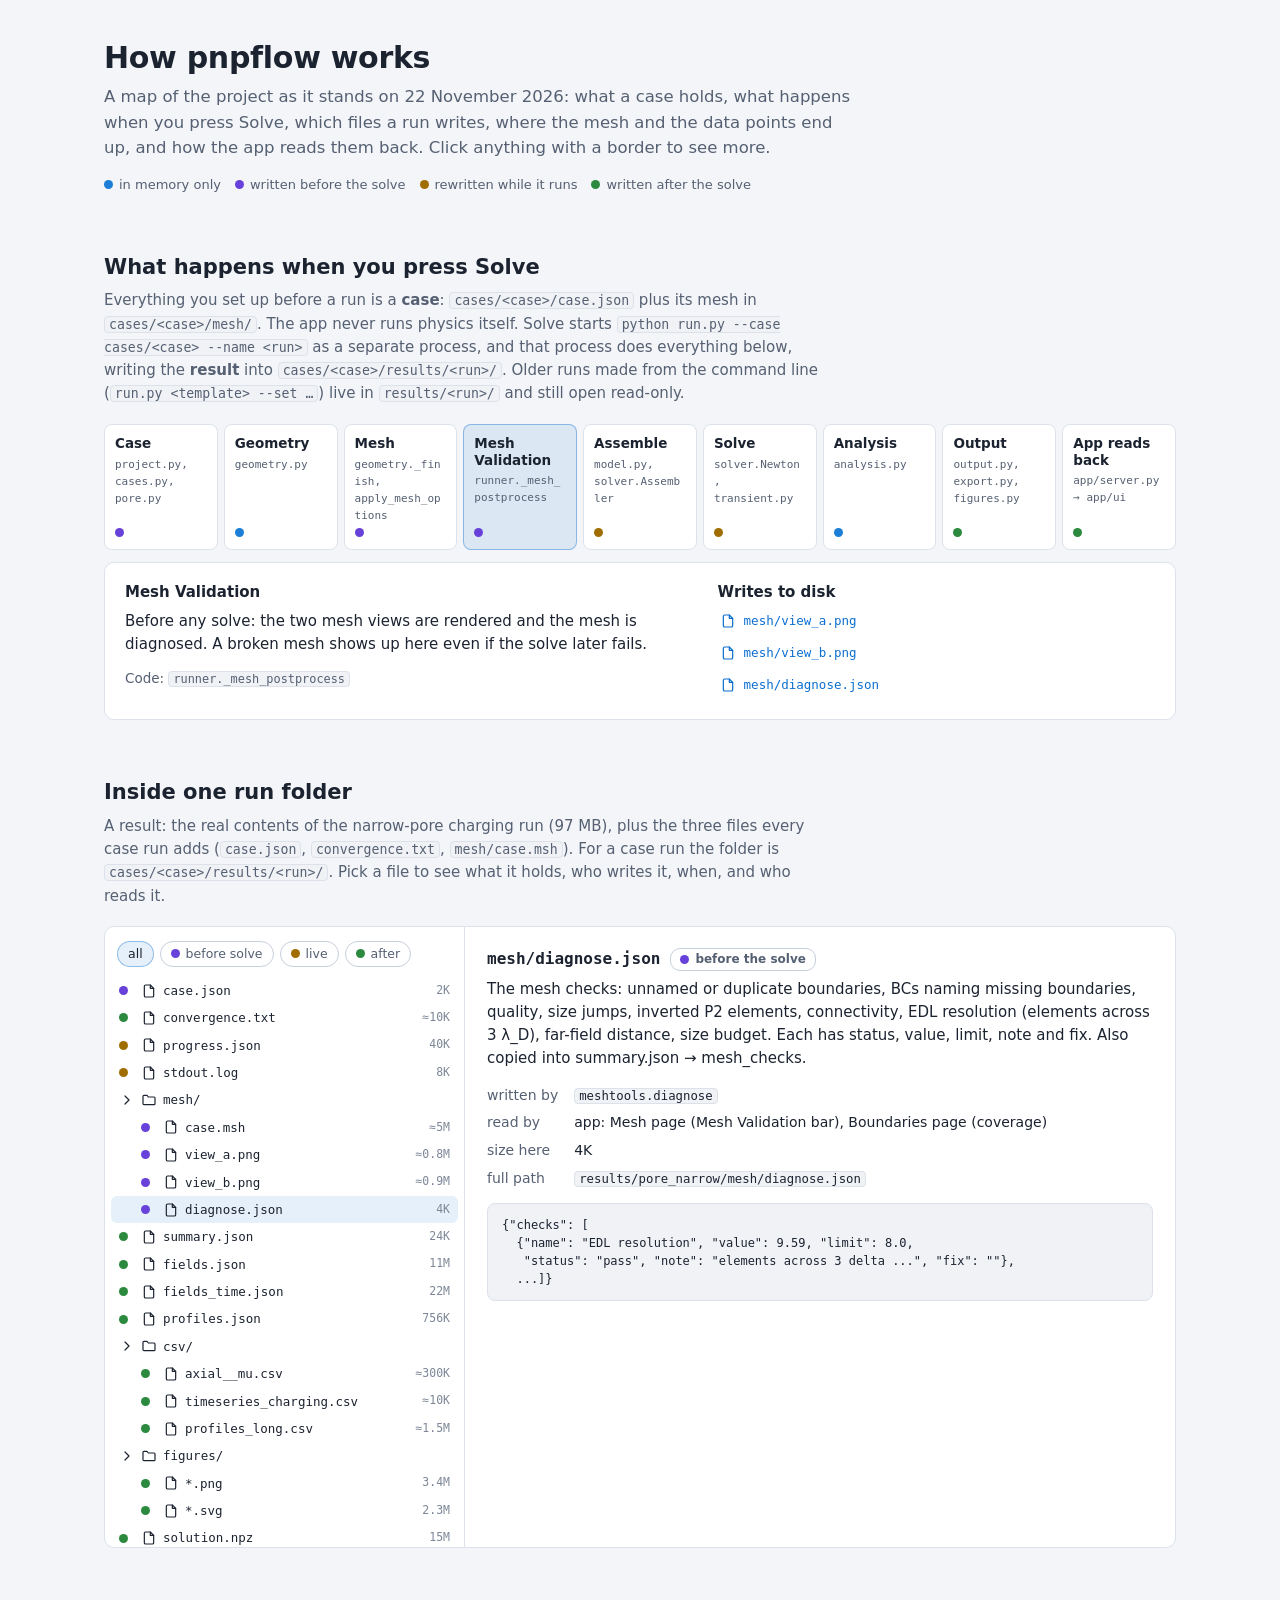
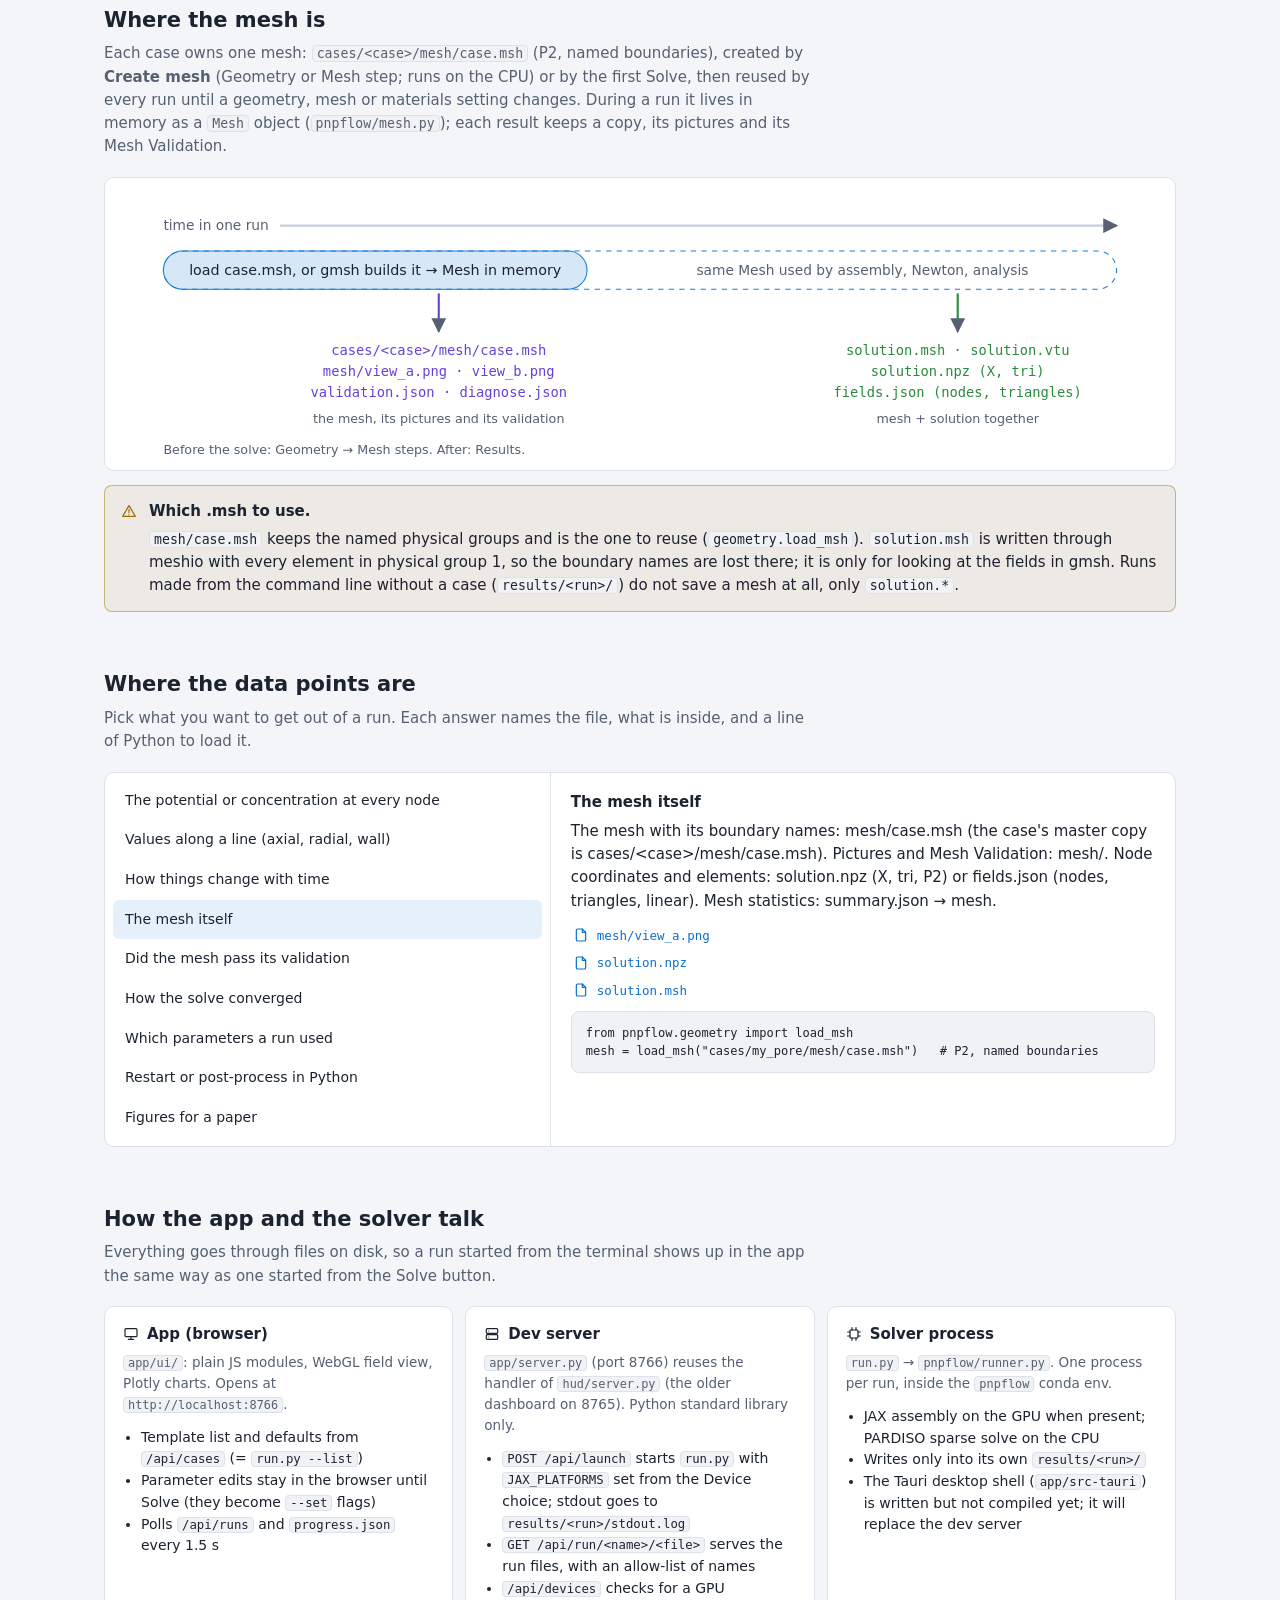
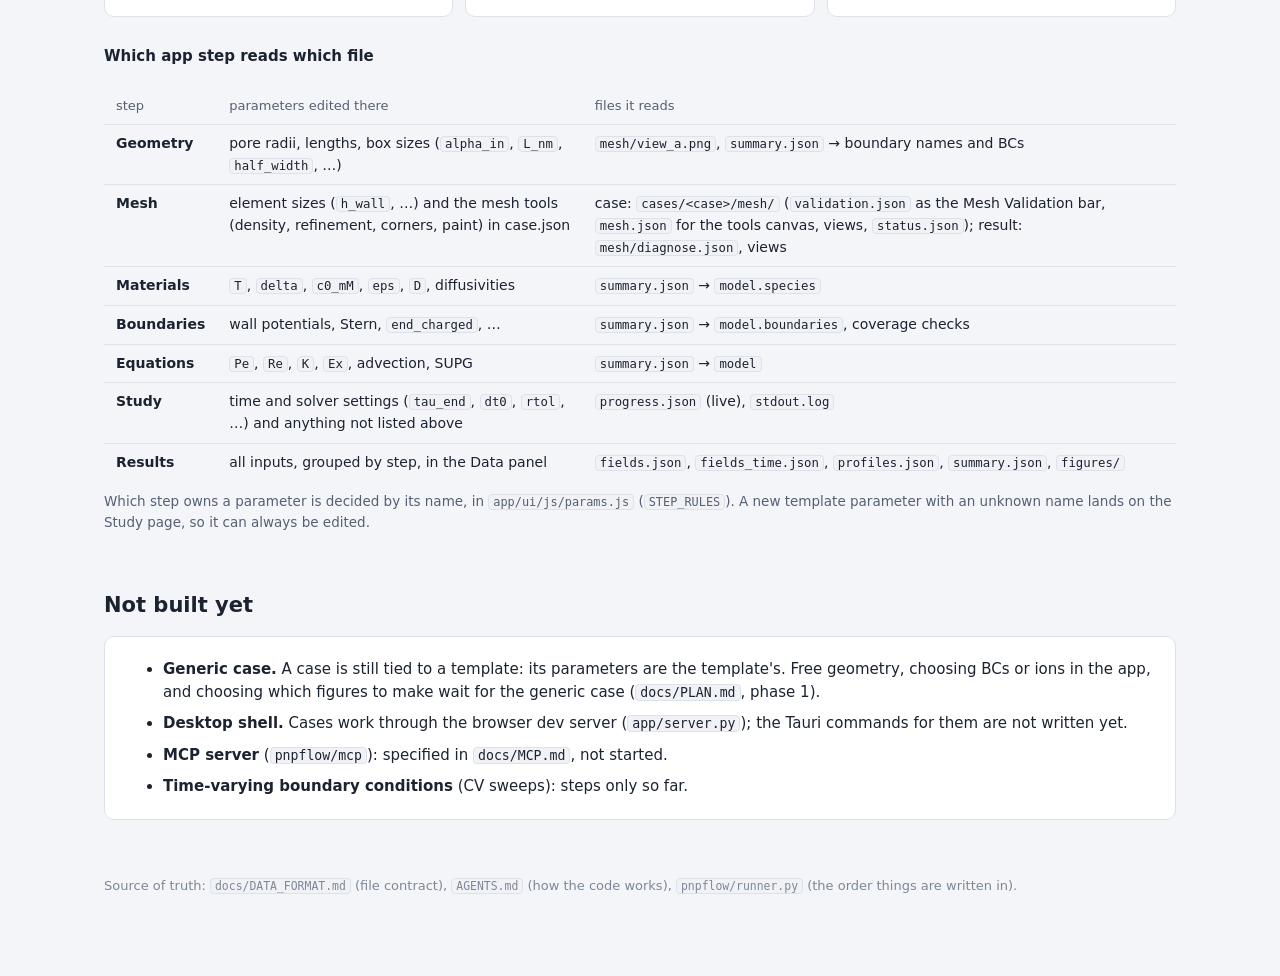
<file: docs/how_it_works.html>
<!doctype html>
<html lang="en">
<head>
<meta charset="utf-8">
<meta name="viewport" content="width=device-width, initial-scale=1">
<title>How pnpflow works</title>
<meta name="description" content="Interactive map of pnpflow as of 2026-11-22: the run pipeline, what each file in results/<run>/ holds, where the mesh and the data points are saved, and how the app talks to the solver.">
<meta name="color-scheme" content="dark light">
<style>
/* Dark by default; light when the OS asks for it (or data-theme="light"). */
:root {
  --bg: #0d1016; --surface: #141922; --raised: #1a202b; --hover: #212836;
  --border: #252c39; --border-strong: #343d4e;
  --text: #dfe5ee; --dim: #9aa5b6; --faint: #6b7586;
  --accent: #5cb8ff; --accent-soft: rgba(92,184,255,.14); --accent-line: rgba(92,184,255,.45);
  --before: #b197fc; --live: #fcc419; --after: #51cf66; --mem: #74c0fc;
  --code-bg: #0f131a;
  --font: "Segoe UI", system-ui, -apple-system, "Helvetica Neue", Arial, sans-serif;
  --mono: "Cascadia Mono", "SF Mono", Consolas, "DejaVu Sans Mono", monospace;
  color-scheme: dark;
}
@media (prefers-color-scheme: light) {
  :root:not([data-theme="dark"]) {
    --bg: #f3f5f8; --surface: #ffffff; --raised: #f7f8fa; --hover: #edf0f5;
    --border: #dde2ea; --border-strong: #c7cfdb;
    --text: #1c2330; --dim: #556072; --faint: #7d8797;
    --accent: #0b6fd0; --accent-soft: rgba(11,111,208,.10); --accent-line: rgba(11,111,208,.4);
    --before: #6741d9; --live: #a06d00; --after: #2b8a3e; --mem: #1c7ed6;
    --code-bg: #f0f2f6; color-scheme: light;
  }
}
:root[data-theme="light"] {
  --bg: #f3f5f8; --surface: #ffffff; --raised: #f7f8fa; --hover: #edf0f5;
  --border: #dde2ea; --border-strong: #c7cfdb;
  --text: #1c2330; --dim: #556072; --faint: #7d8797;
  --accent: #0b6fd0; --accent-soft: rgba(11,111,208,.10); --accent-line: rgba(11,111,208,.4);
  --before: #6741d9; --live: #a06d00; --after: #2b8a3e; --mem: #1c7ed6;
  --code-bg: #f0f2f6; color-scheme: light;
}
* { box-sizing: border-box; }
html { -webkit-text-size-adjust: 100%; }
body { margin: 0; background: var(--bg); color: var(--text); font: 15px/1.55 var(--font); }
main { max-width: 1120px; margin: 0 auto; padding: 40px 24px 80px; }
h1 { font-size: 30px; line-height: 1.2; margin: 0 0 8px; font-weight: 650; letter-spacing: -0.01em; }
h2 { font-size: 21px; margin: 56px 0 6px; font-weight: 620; }
h3 { font-size: 15px; margin: 0 0 6px; font-weight: 620; }
p { margin: 0 0 12px; }
.lead { color: var(--dim); font-size: 16.5px; max-width: 72ch; }
.sub { color: var(--dim); max-width: 75ch; margin-bottom: 18px; }
code, .mono { font-family: var(--mono); font-size: 0.88em; }
code { background: var(--code-bg); border: 1px solid var(--border); border-radius: 4px; padding: 0 4px; }
a { color: var(--accent); }
.icon { width: 16px; height: 16px; flex: none; stroke: currentColor; fill: none; stroke-width: 1.8; stroke-linecap: round; stroke-linejoin: round; }
.panel { background: var(--surface); border: 1px solid var(--border); border-radius: 10px; }
.legend { display: flex; flex-wrap: wrap; gap: 14px; margin: 14px 0 0; font-size: 13px; color: var(--dim); }
.legend span { display: inline-flex; align-items: center; gap: 6px; }
.dot { width: 9px; height: 9px; border-radius: 50%; display: inline-block; flex: none; }
.d-before { background: var(--before); } .d-live { background: var(--live); } .d-after { background: var(--after); } .d-mem { background: var(--mem); }
button { font: inherit; color: inherit; }
:focus-visible { outline: 2px solid var(--accent); outline-offset: 2px; }

/* pipeline */
.pipe { display: grid; grid-template-columns: repeat(9, minmax(0, 1fr)); gap: 6px; margin-top: 18px; }
.step { all: unset; box-sizing: border-box; cursor: pointer; display: flex; flex-direction: column; gap: 4px; padding: 10px 10px 12px; border-radius: 8px; border: 1px solid var(--border); background: var(--surface); min-height: 92px; position: relative; transition: background 150ms ease, border-color 150ms ease; }
.step:hover { background: var(--hover); }
.step:active { background: var(--border-strong); }
.step:focus-visible { outline: 2px solid var(--accent); outline-offset: 2px; }
.step[aria-pressed="true"] { border-color: var(--accent-line); background: var(--accent-soft); }
.step .s-name { font-weight: 600; font-size: 13.5px; line-height: 1.25; }
.step .s-code { font-family: var(--mono); font-size: 11px; color: var(--dim); word-break: break-word; }
.step .s-dots { display: flex; gap: 4px; margin-top: auto; }
.step-detail { margin-top: 12px; padding: 18px 20px; display: grid; grid-template-columns: 1.3fr 1fr; gap: 24px; }
.step-detail ul { margin: 0; padding-left: 18px; }
.step-detail li { margin: 3px 0; }
.writes { display: flex; flex-direction: column; gap: 6px; }
.fileref { all: unset; cursor: pointer; display: inline-flex; align-items: center; gap: 8px; font-family: var(--mono); font-size: 12.5px; color: var(--accent); border-radius: 4px; padding: 1px 2px; }
.fileref:hover { text-decoration: underline; }
.fileref:focus-visible { outline: 2px solid var(--accent); }
.muted { color: var(--dim); font-size: 13.5px; }

/* run folder explorer */
.explorer { display: grid; grid-template-columns: minmax(260px, 360px) 1fr; margin-top: 14px; overflow: hidden; }
.tree { border-right: 1px solid var(--border); padding: 10px 6px; max-height: 620px; overflow: auto; }
.filters { display: flex; flex-wrap: wrap; gap: 6px; padding: 4px 6px 10px; }
.chip { all: unset; box-sizing: border-box; cursor: pointer; display: inline-flex; align-items: center; gap: 6px; height: 26px; padding: 0 10px; border-radius: 13px; border: 1px solid var(--border-strong); color: var(--dim); font-size: 12.5px; transition: background 150ms ease; }
.chip:hover { background: var(--hover); color: var(--text); }
.chip:active { background: var(--border-strong); }
.chip[aria-pressed="true"] { background: var(--accent-soft); border-color: var(--accent-line); color: var(--text); }
.chip:focus-visible { outline: 2px solid var(--accent); outline-offset: 1px; }
.node { all: unset; box-sizing: border-box; cursor: pointer; display: grid; grid-template-columns: 16px 16px 1fr auto; align-items: center; gap: 6px; width: 100%; padding: 4px 8px; border-radius: 6px; font-family: var(--mono); font-size: 12.5px; transition: background 150ms ease, opacity 150ms ease; }
.node:hover { background: var(--hover); }
.node:focus-visible { outline: 2px solid var(--accent); outline-offset: -2px; }
.node[aria-selected="true"] { background: var(--accent-soft); }
.node.dimmed { opacity: 0.32; }
.node .size { color: var(--faint); font-size: 11.5px; }
.node.child { padding-left: 30px; }
.node.flash { animation: flash 900ms ease; }
@keyframes flash { 0%, 40% { background: var(--accent-soft); box-shadow: inset 0 0 0 1px var(--accent-line); } 100% { background: transparent; } }
.detail { padding: 20px 22px; min-width: 0; }
.detail h3 { font-family: var(--mono); font-size: 16px; display: flex; align-items: center; gap: 10px; flex-wrap: wrap; }
.facts { display: grid; grid-template-columns: max-content 1fr; gap: 6px 16px; margin: 14px 0; font-size: 14px; }
.facts dt { color: var(--dim); }
.facts dd { margin: 0; }
.when { display: inline-flex; align-items: center; gap: 6px; font-family: var(--font); font-size: 12px; font-weight: 600; padding: 1px 9px; border-radius: 10px; border: 1px solid var(--border-strong); color: var(--dim); }
pre.peek { background: var(--code-bg); border: 1px solid var(--border); border-radius: 8px; padding: 12px 14px; overflow: auto; font: 12px/1.5 var(--mono); margin: 8px 0 0; max-height: 260px; }

/* finder */
.finder { display: grid; grid-template-columns: minmax(240px, 1fr) 1.4fr; gap: 0; margin-top: 14px; overflow: hidden; }
.qs { display: flex; flex-direction: column; padding: 8px; border-right: 1px solid var(--border); }
.q { all: unset; box-sizing: border-box; cursor: pointer; padding: 9px 12px; border-radius: 6px; font-size: 14px; transition: background 150ms ease; }
.q:hover { background: var(--hover); }
.q:active { background: var(--border-strong); }
.q[aria-pressed="true"] { background: var(--accent-soft); }
.q:focus-visible { outline: 2px solid var(--accent); outline-offset: -2px; }
.answer { padding: 18px 20px; min-width: 0; }

/* mesh timeline */
.timeline { margin-top: 16px; padding: 18px 16px 10px; overflow-x: auto; }
.timeline svg { display: block; width: 100%; min-width: 720px; height: auto; }
.timeline text { font-family: var(--font); fill: var(--text); }
.timeline .t-dim { fill: var(--dim); }
.timeline .t-mono { font-family: var(--mono); }
.callout { margin-top: 14px; padding: 14px 16px; border-radius: 8px; border: 1px solid color-mix(in srgb, var(--live) 45%, transparent); background: color-mix(in srgb, var(--live) 8%, transparent); display: flex; gap: 12px; }
.callout .icon { color: var(--live); margin-top: 3px; }

/* app wiring */
.wiring { display: grid; grid-template-columns: repeat(3, minmax(0, 1fr)); gap: 12px; margin-top: 14px; }
.box { padding: 16px 18px; }
.box h3 { display: flex; align-items: center; gap: 8px; }
.box ul { margin: 6px 0 0; padding-left: 18px; font-size: 14px; }
table.pages { width: 100%; border-collapse: collapse; font-size: 14px; margin-top: 14px; }
table.pages th, table.pages td { text-align: left; padding: 8px 12px; border-bottom: 1px solid var(--border); vertical-align: top; }
table.pages thead th { color: var(--dim); font-weight: 500; font-size: 13px; }
table.pages tbody tr:last-child td, table.pages tbody tr:last-child th { border-bottom: none; }
.tablewrap { overflow-x: auto; }

.gaps { margin-top: 14px; padding: 6px 18px; }
.gaps li { margin: 8px 0; }
footer { margin-top: 56px; color: var(--faint); font-size: 13px; }

@media (max-width: 900px) {
  .pipe { grid-template-columns: repeat(3, minmax(0, 1fr)); }
  .step-detail, .explorer, .finder, .wiring { grid-template-columns: 1fr; }
  .tree, .qs { border-right: none; border-bottom: 1px solid var(--border); max-height: 360px; }
}
@media (max-width: 480px) {
  main { padding: 28px 16px 60px; }
  h1 { font-size: 25px; }
  .pipe { grid-template-columns: repeat(2, minmax(0, 1fr)); }
  .facts { grid-template-columns: 1fr; gap: 2px; }
  .facts dd { margin-bottom: 8px; }
}
@media (prefers-reduced-motion: reduce) { * { transition: none !important; animation: none !important; } }
</style>
</head>
<body>
<svg width="0" height="0" style="position:absolute" aria-hidden="true">
  <symbol id="i-folder" viewBox="0 0 24 24"><path d="M3 6.5A1.5 1.5 0 0 1 4.5 5H9l2 2.5h8.5A1.5 1.5 0 0 1 21 9v8.5a1.5 1.5 0 0 1-1.5 1.5h-15A1.5 1.5 0 0 1 3 17.5z"/></symbol>
  <symbol id="i-file" viewBox="0 0 24 24"><path d="M14 3H7a2 2 0 0 0-2 2v14a2 2 0 0 0 2 2h10a2 2 0 0 0 2-2V8z"/><path d="M14 3v5h5"/></symbol>
  <symbol id="i-chev" viewBox="0 0 24 24"><path d="M9 6l6 6-6 6"/></symbol>
  <symbol id="i-alert" viewBox="0 0 24 24"><path d="M12 4 2.5 20h19z"/><path d="M12 10v4.5M12 17.5v.01"/></symbol>
  <symbol id="i-monitor" viewBox="0 0 24 24"><rect x="3" y="4" width="18" height="12" rx="1.5"/><path d="M8 20h8M12 16v4"/></symbol>
  <symbol id="i-server" viewBox="0 0 24 24"><rect x="3.5" y="4" width="17" height="7" rx="1.5"/><rect x="3.5" y="13" width="17" height="7" rx="1.5"/><path d="M7 7.5h.01M7 16.5h.01"/></symbol>
  <symbol id="i-cpu" viewBox="0 0 24 24"><rect x="6" y="6" width="12" height="12" rx="1.5"/><path d="M9 2.5v3.5M15 2.5v3.5M9 18v3.5M15 18v3.5M2.5 9H6M2.5 15H6M18 9h3.5M18 15h3.5"/></symbol>
</svg>

<main>
  <h1>How pnpflow works</h1>
  <p class="lead">A map of the project as it stands on 22 November 2026: what a case holds, what happens when you press Solve, which files a run writes, where the mesh and the data points end up, and how the app reads them back. Click anything with a border to see more.</p>
  <div class="legend" aria-label="Colour key">
    <span><i class="dot d-mem"></i>in memory only</span>
    <span><i class="dot d-before"></i>written before the solve</span>
    <span><i class="dot d-live"></i>rewritten while it runs</span>
    <span><i class="dot d-after"></i>written after the solve</span>
  </div>

  <h2 id="pipeline">What happens when you press Solve</h2>
  <p class="sub">Everything you set up before a run is a <b>case</b>: <code>cases/&lt;case&gt;/case.json</code> plus its mesh in <code>cases/&lt;case&gt;/mesh/</code>. The app never runs physics itself. Solve starts <code>python run.py --case cases/&lt;case&gt; --name &lt;run&gt;</code> as a separate process, and that process does everything below, writing the <b>result</b> into <code>cases/&lt;case&gt;/results/&lt;run&gt;/</code>. Older runs made from the command line (<code>run.py &lt;template&gt; --set …</code>) live in <code>results/&lt;run&gt;/</code> and still open read-only.</p>
  <div class="pipe" id="pipe" role="group" aria-label="Pipeline steps"></div>
  <div class="panel step-detail" id="step-detail" aria-live="polite"></div>

  <h2 id="folder">Inside one run folder</h2>
  <p class="sub">A result: the real contents of the narrow-pore charging run (97 MB), plus the three files every case run adds (<code>case.json</code>, <code>convergence.txt</code>, <code>mesh/case.msh</code>). For a case run the folder is <code>cases/&lt;case&gt;/results/&lt;run&gt;/</code>. Pick a file to see what it holds, who writes it, when, and who reads it.</p>
  <div class="panel explorer">
    <div class="tree" id="tree">
      <div class="filters" role="group" aria-label="Show files written">
        <button class="chip" type="button" data-f="all" aria-pressed="true">all</button>
        <button class="chip" type="button" data-f="before" aria-pressed="false"><i class="dot d-before"></i>before solve</button>
        <button class="chip" type="button" data-f="live" aria-pressed="false"><i class="dot d-live"></i>live</button>
        <button class="chip" type="button" data-f="after" aria-pressed="false"><i class="dot d-after"></i>after</button>
      </div>
      <div id="nodes" role="listbox" aria-label="Files in results/pore_narrow"></div>
    </div>
    <div class="detail" id="file-detail" aria-live="polite"></div>
  </div>

  <h2 id="mesh">Where the mesh is</h2>
  <p class="sub">Each case owns one mesh: <code>cases/&lt;case&gt;/mesh/case.msh</code> (P2, named boundaries), created by <b>Create mesh</b> (Geometry or Mesh step; runs on the CPU) or by the first Solve, then reused by every run until a geometry, mesh or materials setting changes. During a run it lives in memory as a <code>Mesh</code> object (<code>pnpflow/mesh.py</code>); each result keeps a copy, its pictures and its Mesh Validation.</p>
  <div class="panel timeline">
    <svg viewBox="0 0 980 250" role="img" aria-labelledby="tl-title tl-desc">
      <title id="tl-title">Mesh lifetime during one run</title>
      <desc id="tl-desc">The case's build function calls a gmsh geometry builder, which generates curved P2 triangles in memory. Before the solve the run writes mesh/view_a.png, mesh/view_b.png and mesh/diagnose.json. After the solve it writes solution.msh, solution.vtu, solution.npz and fields.json, which all contain the mesh nodes and triangles.</desc>
      <defs><marker id="ar" viewBox="0 0 10 10" refX="9" refY="5" markerWidth="7" markerHeight="7" orient="auto"><path d="M0 0L10 5L0 10z" style="fill: var(--dim)"/></marker></defs>
      <text x="40" y="32" class="t-dim" font-size="13">time in one run</text>
      <line x1="150" y1="28" x2="940" y2="28" style="stroke: var(--border-strong); stroke-width: 2" marker-end="url(#ar)"/>
      <g>
        <rect x="40" y="52" width="400" height="36" rx="18" style="fill: color-mix(in srgb, var(--mem) 18%, transparent); stroke: var(--mem)"/>
        <text x="240" y="75" font-size="13.5" text-anchor="middle">load case.msh, or gmsh builds it → Mesh in memory</text>
      </g>
      <rect x="40" y="52" width="900" height="36" rx="18" style="fill: none; stroke: var(--mem); stroke-dasharray: 5 5"/>
      <text x="700" y="75" font-size="13" text-anchor="middle" class="t-dim">same Mesh used by assembly, Newton, analysis</text>
      <g>
        <line x1="300" y1="92" x2="300" y2="128" style="stroke: var(--before); stroke-width: 2" marker-end="url(#ar)"/>
        <text x="300" y="150" font-size="13" text-anchor="middle" class="t-mono" style="fill: var(--before)">cases/&lt;case&gt;/mesh/case.msh</text>
        <text x="300" y="170" font-size="13" text-anchor="middle" class="t-mono" style="fill: var(--before)">mesh/view_a.png  ·  view_b.png</text>
        <text x="300" y="190" font-size="13" text-anchor="middle" class="t-mono" style="fill: var(--before)">validation.json  ·  diagnose.json</text>
        <text x="300" y="214" font-size="12" text-anchor="middle" class="t-dim">the mesh, its pictures and its validation</text>
      </g>
      <g>
        <line x1="790" y1="92" x2="790" y2="128" style="stroke: var(--after); stroke-width: 2" marker-end="url(#ar)"/>
        <text x="790" y="150" font-size="13" text-anchor="middle" class="t-mono" style="fill: var(--after)">solution.msh  ·  solution.vtu</text>
        <text x="790" y="170" font-size="13" text-anchor="middle" class="t-mono" style="fill: var(--after)">solution.npz (X, tri)</text>
        <text x="790" y="190" font-size="13" text-anchor="middle" class="t-mono" style="fill: var(--after)">fields.json (nodes, triangles)</text>
        <text x="790" y="214" font-size="12" text-anchor="middle" class="t-dim">mesh + solution together</text>
      </g>
      <text x="40" y="244" font-size="12" class="t-dim">Before the solve: Geometry → Mesh steps.  After: Results.</text>
    </svg>
  </div>
  <div class="callout" role="note">
    <svg class="icon" aria-hidden="true"><use href="#i-alert"/></svg>
    <div>
      <b>Which .msh to use.</b>
      <p style="margin:4px 0 0"><code>mesh/case.msh</code> keeps the named physical groups and is the one to reuse (<code>geometry.load_msh</code>). <code>solution.msh</code> is written through meshio with every element in physical group 1, so the boundary names are lost there; it is only for looking at the fields in gmsh. Runs made from the command line without a case (<code>results/&lt;run&gt;/</code>) do not save a mesh at all, only <code>solution.*</code>.</p>
    </div>
  </div>

  <h2 id="data">Where the data points are</h2>
  <p class="sub">Pick what you want to get out of a run. Each answer names the file, what is inside, and a line of Python to load it.</p>
  <div class="panel finder">
    <div class="qs" id="qs" role="group" aria-label="What do you want"></div>
    <div class="answer" id="answer" aria-live="polite"></div>
  </div>

  <h2 id="app">How the app and the solver talk</h2>
  <p class="sub">Everything goes through files on disk, so a run started from the terminal shows up in the app the same way as one started from the Solve button.</p>
  <div class="wiring">
    <div class="panel box">
      <h3><svg class="icon" aria-hidden="true"><use href="#i-monitor"/></svg>App (browser)</h3>
      <p class="muted"><code>app/ui/</code>: plain JS modules, WebGL field view, Plotly charts. Opens at <code>http://localhost:8766</code>.</p>
      <ul>
        <li>Template list and defaults from <code>/api/cases</code> (= <code>run.py --list</code>)</li>
        <li>Parameter edits stay in the browser until Solve (they become <code>--set</code> flags)</li>
        <li>Polls <code>/api/runs</code> and <code>progress.json</code> every 1.5 s</li>
      </ul>
    </div>
    <div class="panel box">
      <h3><svg class="icon" aria-hidden="true"><use href="#i-server"/></svg>Dev server</h3>
      <p class="muted"><code>app/server.py</code> (port 8766) reuses the handler of <code>hud/server.py</code> (the older dashboard on 8765). Python standard library only.</p>
      <ul>
        <li><code>POST /api/launch</code> starts <code>run.py</code> with <code>JAX_PLATFORMS</code> set from the Device choice; stdout goes to <code>results/&lt;run&gt;/stdout.log</code></li>
        <li><code>GET /api/run/&lt;name&gt;/&lt;file&gt;</code> serves the run files, with an allow-list of names</li>
        <li><code>/api/devices</code> checks for a GPU</li>
      </ul>
    </div>
    <div class="panel box">
      <h3><svg class="icon" aria-hidden="true"><use href="#i-cpu"/></svg>Solver process</h3>
      <p class="muted"><code>run.py</code> → <code>pnpflow/runner.py</code>. One process per run, inside the <code>pnpflow</code> conda env.</p>
      <ul>
        <li>JAX assembly on the GPU when present; PARDISO sparse solve on the CPU</li>
        <li>Writes only into its own <code>results/&lt;run&gt;/</code></li>
        <li>The Tauri desktop shell (<code>app/src-tauri</code>) is written but not compiled yet; it will replace the dev server</li>
      </ul>
    </div>
  </div>

  <h3 style="margin-top:28px">Which app step reads which file</h3>
  <div class="tablewrap">
  <table class="pages">
    <thead><tr><th>step</th><th>parameters edited there</th><th>files it reads</th></tr></thead>
    <tbody>
      <tr><th>Geometry</th><td>pore radii, lengths, box sizes (<code>alpha_in</code>, <code>L_nm</code>, <code>half_width</code>, …)</td><td><code>mesh/view_a.png</code>, <code>summary.json</code> → boundary names and BCs</td></tr>
      <tr><th>Mesh</th><td>element sizes (<code>h_wall</code>, …) and the mesh tools (density, refinement, corners, paint) in case.json</td><td>case: <code>cases/&lt;case&gt;/mesh/</code> (<code>validation.json</code> as the Mesh Validation bar, <code>mesh.json</code> for the tools canvas, views, <code>status.json</code>); result: <code>mesh/diagnose.json</code>, views</td></tr>
      <tr><th>Materials</th><td><code>T</code>, <code>delta</code>, <code>c0_mM</code>, <code>eps</code>, <code>D</code>, diffusivities</td><td><code>summary.json</code> → <code>model.species</code></td></tr>
      <tr><th>Boundaries</th><td>wall potentials, Stern, <code>end_charged</code>, …</td><td><code>summary.json</code> → <code>model.boundaries</code>, coverage checks</td></tr>
      <tr><th>Equations</th><td><code>Pe</code>, <code>Re</code>, <code>K</code>, <code>Ex</code>, advection, SUPG</td><td><code>summary.json</code> → <code>model</code></td></tr>
      <tr><th>Study</th><td>time and solver settings (<code>tau_end</code>, <code>dt0</code>, <code>rtol</code>, …) and anything not listed above</td><td><code>progress.json</code> (live), <code>stdout.log</code></td></tr>
      <tr><th>Results</th><td>all inputs, grouped by step, in the Data panel</td><td><code>fields.json</code>, <code>fields_time.json</code>, <code>profiles.json</code>, <code>summary.json</code>, <code>figures/</code></td></tr>
    </tbody>
  </table>
  </div>
  <p class="muted" style="margin-top:10px">Which step owns a parameter is decided by its name, in <code>app/ui/js/params.js</code> (<code>STEP_RULES</code>). A new template parameter with an unknown name lands on the Study page, so it can always be edited.</p>

  <h2 id="gaps">Not built yet</h2>
  <div class="panel gaps">
    <ul>
      <li><b>Generic case.</b> A case is still tied to a template: its parameters are the template's. Free geometry, choosing BCs or ions in the app, and choosing which figures to make wait for the generic case (<code>docs/PLAN.md</code>, phase 1).</li>
      <li><b>Desktop shell.</b> Cases work through the browser dev server (<code>app/server.py</code>); the Tauri commands for them are not written yet.</li>
      <li><b>MCP server</b> (<code>pnpflow/mcp</code>): specified in <code>docs/MCP.md</code>, not started.</li>
      <li><b>Time-varying boundary conditions</b> (CV sweeps): steps only so far.</li>
    </ul>
  </div>

  <footer>Source of truth: <code>docs/DATA_FORMAT.md</code> (file contract), <code>AGENTS.md</code> (how the code works), <code>pnpflow/runner.py</code> (the order things are written in).</footer>
</main>

<script>
(() => {
  const $ = (s, r = document) => r.querySelector(s);
  const el = (tag, attrs = {}, ...kids) => {
    const e = document.createElement(tag);
    for (const [k, v] of Object.entries(attrs)) {
      if (v == null || v === false) continue;
      if (k === "class") e.className = v;
      else if (k === "html") e.innerHTML = v;
      else if (k.startsWith("on")) e.addEventListener(k.slice(2), v);
      else e.setAttribute(k, v === true ? "" : v);
    }
    for (const k of kids.flat()) if (k != null) e.append(k.nodeType ? k : document.createTextNode(k));
    return e;
  };
  const svgIcon = (id) => { const s = document.createElementNS("http://www.w3.org/2000/svg", "svg"); s.setAttribute("class", "icon"); s.setAttribute("aria-hidden", "true"); const u = document.createElementNS("http://www.w3.org/2000/svg", "use"); u.setAttribute("href", "#i-" + id); s.append(u); return s; };
  const WHEN = { mem: "in memory", before: "before the solve", live: "while running", after: "after the solve" };

  // ------------------------------------------------------------------ files
  const FILES = [
    { p: "case.json", size: "2K", when: "before", by: "runner.run_from_case", reads: "app: Study page of a result (read-only), Open its case",
      what: "A frozen copy of the case as it was when the run started: template, every parameter, units, mesh options, time settings. The case itself can change afterwards; this copy says exactly what this result was run with.",
      peek: '{"template": "pore_charging", "params": {"L_nm": 1000.0, "tau_end": 1.0, ...},\n "mesh": {"density": 1.0, "boundaries": [], "corners": {"enabled": true}},\n "time": {"save": {"mode": "uniform", "dtau": 0.05}, "max_rejects": 12}}' },
    { p: "convergence.txt", size: "≈10K", when: "after", by: "project.write_convergence", reads: "you; the Log of a run",
      what: "How the solve went, as plain text: every Newton stage with |R|, |dU| and the line-search step, or every time step with τ, Δτ, Newton iterations, error estimate and rejections; then the checks. Failed runs get the Newton history they reached.",
      peek: 'time stepping: BDF2 ..., 33 accepted steps, 5 rejected, reached tau = 0.02 of 0.02\n   step         tau        dtau newton         err rejects   |R| final\n      1  2.5000e-05  2.5000e-05      2  3.8922e-01       0  5.2307e-10' },
    { p: "progress.json", size: "40K", when: "live", by: "output.Progress (pnpflow/output.py)", reads: "app: Study page, status bar, step dots; polled ~1/s",
      what: "Live status: state (meshing, assembling, solving, post, done, failed), stage, Newton iteration, residual, fraction done, health verdict (converging / struggling / stalled / failed) with its tells, and the full iteration history. Time-dependent runs add t, dt and rejected steps.",
      peek: '{"state": "solving", "fraction": 0.42, "health": "converging",\n "tells": {"res_norm": 1.2e-6, "ratio": 0.03, "dt": 38.7},\n "time": {"tau": 0.42, "tau_end": 1.0, "step": 51}, ...}' },
    { p: "stdout.log", size: "8K", when: "live", by: "the server redirects the process output here", reads: "app: Study page, Log panel",
      what: "Everything run.py prints: the launch command, device, mesh size, every Newton step or time step. Runs started from a terminal print there instead, so this file is missing for them." },
    { p: "mesh/", dir: true },
    { p: "mesh/case.msh", size: "≈5M", when: "before", by: "runner._store_case_mesh", reads: "you: gmsh; geometry.load_msh",
      what: "The mesh this run used, with every named physical group (pore_wall, sdl_far, …). The master copy is cases/<case>/mesh/case.msh, reused by the next run while the mesh key is unchanged." },
    { p: "mesh/view_a.png", size: "≈0.8M", when: "before", by: "runner._mesh_postprocess → meshtools", reads: "app: Geometry and Mesh pages",
      what: "Whole domain, each named boundary in its own colour; unnamed edges as red dots. Written right after gmsh, before any solve, so failed runs have it too." },
    { p: "mesh/view_b.png", size: "≈0.9M", when: "before", by: "runner._mesh_postprocess → meshtools", reads: "app: Mesh page",
      what: "Zoom on the finest region (smallest elements), triangles coloured by shape quality q (1 = equilateral)." },
    { p: "mesh/diagnose.json", size: "4K", when: "before", by: "meshtools.diagnose", reads: "app: Mesh page (Mesh Validation bar), Boundaries page (coverage)",
      what: "The mesh checks: unnamed or duplicate boundaries, BCs naming missing boundaries, quality, size jumps, inverted P2 elements, connectivity, EDL resolution (elements across 3 λ_D), far-field distance, size budget. Each has status, value, limit, note and fix. Also copied into summary.json → mesh_checks.",
      peek: '{"checks": [\n  {"name": "EDL resolution", "value": 9.59, "limit": 8.0,\n   "status": "pass", "note": "elements across 3 delta ...", "fix": ""},\n  ...]}' },
    { p: "summary.json", size: "24K", when: "after", by: "runner.py (also a stub on failure)", reads: "app: every step page and Results → Checks",
      what: "The run's record: input (every parameter value used), model (species, flow, boundaries and their BCs), params (dimensionless groups), mesh statistics, solver history, transient step log, checks, integrals (fluxes, charge, charging curves), sensitivities, device, figure list.",
      peek: '{"case": "pore_charging",\n "input": {"alpha_in": 1.0, "L_nm": 1000.0, "h_far": 1.0, "tau_end": 1.0, ...},\n "mesh": {"n_elements": 26154, "n_dofs": 286734, ...},\n "checks": [...], "integrals": {"charging": {"tau": [...], "mu_pore_avg": [...]}}}' },
    { p: "fields.json", size: "11M", when: "after", by: "output.write_fields", reads: "app: Results → Field map",
      what: "Every field at every mesh node at the final time: nodes [[r, z], …], triangles (P2 elements split into linear ones), boundary_edges by name, and fields c+, c-, phi, rho, |E| … plus labels, bbox and the default zoom (focus_bbox).",
      peek: '{"nodes": [[0.0, -50.0], ...], "triangles": [[0, 1, 2], ...],\n "boundary_edges": {"pore_wall": [[i, j], ...]},\n "fields": {"phi": [...], "c+": [...]}, "symmetry": "axisym"}' },
    { p: "fields_time.json", size: "22M", when: "after", by: "output.write_fields_time (time-dependent runs only)", reads: "app: Field map time slider",
      what: "The same node fields at every output time (one array per tau), so the app can scrub through the charging." },
    { p: "profiles.json", size: "756K", when: "after", by: "runner.py (case profile callbacks)", reads: "app: Results → Profiles",
      what: "1D cuts: axial lines along the pore, radial lines at Z = 0.5, wall lines; time-dependent runs write one line per output time with a time tag.",
      peek: '{"lines": [{"name": "axial_tau_0.13", "coord_name": "Z",\n  "coord": [...], "values": {"mu": [...], "phi": [...]},\n  "time": {"tau": 0.13}}, ...]}' },
    { p: "csv/", dir: true },
    { p: "csv/axial__mu.csv", size: "≈300K", when: "after", by: "pnpflow/export.py", reads: "you: Excel, Origin, pandas",
      what: "One file per line group and quantity: the coordinate, then one column per tau. Same for axial__phi, axial__rho, radial_Z0.5__mu …" },
    { p: "csv/timeseries_charging.csv", size: "≈10K", when: "after", by: "pnpflow/export.py", reads: "you",
      what: "List-valued integrals against time: tau, mu_pore_avg, mu_Z05, Q_pore_per_rad." },
    { p: "csv/profiles_long.csv", size: "≈1.5M", when: "after", by: "pnpflow/export.py", reads: "you (one tidy table for plotting tools)",
      what: "Every profile point in long form: line, tau, coord_name, coord, quantity, value. Re-export old runs with python tools/export_csv.py results/<run>." },
    { p: "figures/", dir: true },
    { p: "figures/*.png", size: "3.4M", when: "after", by: "pnpflow/figures.py, figures_pore.py", reads: "app: Results → Figures",
      what: "House-style figures at 300 dpi (cmasher maps, Times, arrow axes): field_phi, field_cplus, pore_charging, pore_evolution, pore_profiles, time_steps …" },
    { p: "svg/*.svg", size: "2.3M", when: "after", by: "same as figures/", reads: "you: papers and slides",
      what: "Vector versions of every figure, same names." },
    { p: "solution.npz", size: "15M", when: "after", by: "runner.py (numpy.savez_compressed)", reads: "you: Python restarts and custom analysis",
      what: "The raw solution: U (every unknown, layout [c_1..c_S, phi, u] on P2 nodes then p on P1 vertices), X (P2 node coordinates), tri (P2 elements); time-dependent runs add t and U_t (one U per output time)." },
    { p: "solution.vtu", size: "7.9M", when: "after", by: "output.write_meshfiles (meshio)", reads: "you: ParaView",
      what: "The P2 mesh (triangle6) with every field as point data. Opens straight in ParaView." },
    { p: "solution.msh", size: "32M", when: "after", by: "output.write_meshfiles (meshio, gmsh 2.2 ASCII)", reads: "you: gmsh",
      what: "Same mesh and fields for gmsh. Boundary names are not kept here (all elements in physical group 1)." },
  ];
  const dirOf = (p) => (p.includes("/") ? p.split("/")[0] + "/" : null);
  let filter = "all", selected = "mesh/diagnose.json";

  function renderNodes() {
    const box = $("#nodes");
    box.replaceChildren();
    for (const f of FILES) {
      if (f.dir) {
        const kids = FILES.filter((x) => !x.dir && dirOf(x.p) === f.p);
        const anyOn = filter === "all" || kids.some((k) => k.when === filter);
        box.append(el("div", { class: "node" + (anyOn ? "" : " dimmed"), role: "presentation", style: "cursor:default" },
          svgIcon("chev"), svgIcon("folder"), el("span", {}, f.p), el("span")));
        continue;
      }
      const on = filter === "all" || f.when === filter;
      const name = dirOf(f.p) ? f.p.slice(dirOf(f.p).length) : f.p;
      const b = el("button", { class: "node" + (dirOf(f.p) ? " child" : "") + (on ? "" : " dimmed"), type: "button", role: "option",
        "aria-selected": String(f.p === selected), "data-p": f.p, onclick: () => select(f.p, false) },
        el("i", { class: "dot d-" + f.when, title: WHEN[f.when] }), svgIcon("file"), el("span", {}, name), el("span", { class: "size" }, f.size));
      box.append(b);
    }
  }
  function renderFile() {
    const f = FILES.find((x) => x.p === selected);
    const d = $("#file-detail");
    d.replaceChildren(
      el("h3", {}, f.p, el("span", { class: "when" }, el("i", { class: "dot d-" + f.when }), WHEN[f.when])),
      el("p", {}, f.what),
      el("dl", { class: "facts" },
        el("dt", {}, "written by"), el("dd", {}, el("code", {}, f.by)),
        el("dt", {}, "read by"), el("dd", {}, f.reads),
        el("dt", {}, "size here"), el("dd", {}, f.size),
        el("dt", {}, "full path"), el("dd", {}, el("code", {}, "results/pore_narrow/" + f.p))),
      f.peek ? el("pre", { class: "peek", "aria-label": "Shape of the file" }, f.peek) : null);
  }
  function select(p, scroll) {
    selected = p;
    renderNodes(); renderFile();
    const n = $(`.node[data-p="${CSS.escape(p)}"]`);
    if (n) {
      if (scroll) { n.scrollIntoView({ block: "nearest" }); $("#folder").scrollIntoView({ behavior: "smooth", block: "start" }); n.classList.add("flash"); }
    }
  }
  for (const c of document.querySelectorAll(".filters .chip")) c.addEventListener("click", () => {
    filter = c.dataset.f;
    for (const x of document.querySelectorAll(".filters .chip")) x.setAttribute("aria-pressed", String(x === c));
    renderNodes();
  });
  const fileRef = (p, label) => el("button", { class: "fileref", type: "button", onclick: () => select(p, true) }, svgIcon("file"), label || p);

  // --------------------------------------------------------------- pipeline
  const STEPS = [
    { n: "Case", code: "project.py, cases.py, pore.py", dots: ["before"],
      what: "case.json names a template (@case in pnpflow/cases.py; the pore one is in pnpflow/pore.py) and holds every parameter, the display units, the mesh options and the time settings. The app edits it on the step pages and saves it as you type. Solve copies it into the result folder (frozen) and starts the run.",
      writes: [["case.json", "frozen copy in the result"], ["progress.json", "created with state = meshing"], ["stdout.log", "the command line, then the log"]] },
    { n: "Geometry", code: "geometry.py", dots: ["mem"],
      what: "A gmsh (OCC kernel) builder draws the domain from the geometry parameters: cylinder_in_box, rectangle, sphere_axisym or pore_axisym. Every boundary curve gets a named physical group (pore_wall, sdl_far, axis, …).",
      writes: [] },
    { n: "Mesh", code: "geometry._finish, apply_mesh_options", dots: ["before"],
      what: "If cases/<case>/mesh/case.msh was built for the same mesh key (template, geometry/mesh/materials parameters, mesh options), it is loaded. Otherwise gmsh meshes the geometry with curved P2 triangles, sized from the Debye length plus the case's mesh tools (density, boundary and region refinement, sharp corners, painted spots), and saves case.msh back into the case. Create mesh does this step alone, on the CPU.",
      writes: [["mesh/case.msh", "copy of the case mesh"]] },
    { n: "Mesh Validation", code: "runner._mesh_postprocess", dots: ["before"],
      what: "Before any solve: the two mesh views are rendered and the mesh is diagnosed. A broken mesh shows up here even if the solve later fails.",
      writes: [["mesh/view_a.png"], ["mesh/view_b.png"], ["mesh/diagnose.json"]] },
    { n: "Assemble", code: "model.py, solver.Assembler", dots: ["live"],
      what: "The weak form (Model.element_residual, edge_residual) is a plain JAX function of one element. It is vmapped over all elements and jit-compiled; the element Jacobian is jax.jacfwd of the residual (exact, never written by hand). Runs on the GPU when present.",
      writes: [["progress.json", "state = assembling"]] },
    { n: "Solve", code: "solver.Newton, transient.py", dots: ["live"],
      what: "Steady runs: Newton with a PARDISO sparse solve (CPU) and positivity-keeping backtracking, wrapped in continuation that halves the step on failure. Time-dependent runs: variable-step BDF2 around the same Newton. Each iteration updates progress.json with the residual and health.",
      writes: [["progress.json", "every iteration / time step"], ["stdout.log"]] },
    { n: "Analysis", code: "analysis.py", dots: ["mem"],
      what: "Boundary fluxes (reaction method), wall charge, forces, recovered gradients (E, current), profiles along lines, the checks (balances, positivity) and adjoint sensitivities dQ/dp.",
      writes: [] },
    { n: "Output", code: "output.py, export.py, figures.py", dots: ["after"],
      what: "Writes the record, the fields, the profiles, the raw solution, the ParaView/gmsh files, the CSV exports, the house-style figures and convergence.txt, then sets progress.json to done.",
      writes: [["convergence.txt"], ["summary.json"], ["fields.json"], ["fields_time.json"], ["profiles.json"], ["csv/axial__mu.csv", "csv/ (all exports)"], ["figures/*.png", "figures/ and svg/"], ["solution.npz"], ["solution.vtu"], ["solution.msh"]] },
    { n: "App reads back", code: "app/server.py → app/ui", dots: ["after"],
      what: "The app lists results/ through /api/runs and fetches each file through /api/run/<name>/<file>. Nothing is held in the server; refresh the page and it reads the same files again.",
      writes: [] },
  ];
  let stepSel = 3;
  function renderPipe() {
    const pipe = $("#pipe");
    pipe.replaceChildren(...STEPS.map((s, i) => el("button", { class: "step", type: "button", "aria-pressed": String(i === stepSel), onclick: () => { stepSel = i; renderPipe(); } },
      el("span", { class: "s-name" }, s.n), el("span", { class: "s-code" }, s.code),
      el("span", { class: "s-dots" }, s.dots.map((d) => el("i", { class: "dot d-" + d, title: WHEN[d] }))))));
    const s = STEPS[stepSel];
    $("#step-detail").replaceChildren(
      el("div", {}, el("h3", {}, s.n), el("p", {}, s.what), el("p", { class: "muted" }, "Code: ", el("code", {}, s.code))),
      el("div", {}, el("h3", {}, "Writes to disk"),
        s.writes.length ? el("div", { class: "writes" }, s.writes.map(([p, note]) => el("div", {}, fileRef(p), note ? el("span", { class: "muted" }, "  " + note) : null)))
          : el("p", { class: "muted" }, "Nothing. This step works in memory.")));
  }

  // ----------------------------------------------------------------- finder
  const QS = [
    { q: "The potential or concentration at every node", files: ["fields.json", "solution.vtu"],
      a: "fields.json holds one value per node for each field, on a linear triangulation of the mesh, together with the node coordinates. For ParaView, open solution.vtu. For the full P2 data, use solution.npz.",
      py: 'import json\nf = json.load(open("results/pore_narrow/fields.json"))\nr, z = zip(*f["nodes"]); phi = f["fields"]["phi"]' },
    { q: "Values along a line (axial, radial, wall)", files: ["profiles.json", "csv/axial__mu.csv"],
      a: "profiles.json has every line cut the case defines; the same data is in csv/ as one file per line group and quantity, with one column per output time.",
      py: 'import pandas as pd\nmu = pd.read_csv("results/pore_narrow/csv/axial__mu.csv", comment="#")' },
    { q: "How things change with time", files: ["csv/timeseries_charging.csv", "fields_time.json"],
      a: "Integrated quantities against tau are in summary.json → integrals.charging and in csv/timeseries_charging.csv. Whole fields at each output time are in fields_time.json (and U_t in solution.npz).",
      py: 'ts = pd.read_csv("results/pore_narrow/csv/timeseries_charging.csv", comment="#")' },
    { q: "The mesh itself", files: ["mesh/view_a.png", "solution.npz", "solution.msh"],
      a: "The mesh with its boundary names: mesh/case.msh (the case's master copy is cases/<case>/mesh/case.msh). Pictures and Mesh Validation: mesh/. Node coordinates and elements: solution.npz (X, tri, P2) or fields.json (nodes, triangles, linear). Mesh statistics: summary.json → mesh.",
      py: 'from pnpflow.geometry import load_msh\nmesh = load_msh("cases/my_pore/mesh/case.msh")   # P2, named boundaries' },
    { q: "Did the mesh pass its validation", files: ["mesh/diagnose.json"],
      a: "mesh/diagnose.json (case mesh: validation.json), shown in the app as the Mesh Validation bar at the top of the Mesh page. summary.json → checks has one roll-up entry, 'mesh diagnose'.",
      py: 'chk = json.load(open("results/pore_narrow/mesh/diagnose.json"))["checks"]\n[c["name"] for c in chk if c["status"] != "pass"]' },
    { q: "How the solve converged", files: ["convergence.txt", "progress.json"],
      a: "convergence.txt: every Newton stage or time step with its residuals, then the checks. While the run goes, progress.json has the live residual and health.",
      py: 'print(open("cases/my_pore/results/run1/convergence.txt").read())' },
    { q: "Which parameters a run used", files: ["case.json", "summary.json"],
      a: "case.json in the result is the frozen case (parameters, mesh options, time settings). summary.json → input lists every parameter value, including the defaults.",
      py: 's = json.load(open("results/pore_narrow/summary.json"))\ns["input"]' },
    { q: "Restart or post-process in Python", files: ["solution.npz"],
      a: "solution.npz has the full unknown vector U in the solver's layout, so you can rebuild the case with the same parameters and evaluate anything on it.",
      py: 'U = np.load("results/pore_narrow/solution.npz")["U"]' },
    { q: "Figures for a paper", files: ["figures/*.png", "svg/*.svg"],
      a: "figures/ (300 dpi PNG) and svg/ (vector), in the house style, written automatically at the end of every run unless --no-plots." },
  ];
  let qSel = 3;
  function renderFinder() {
    $("#qs").replaceChildren(...QS.map((x, i) => el("button", { class: "q", type: "button", "aria-pressed": String(i === qSel), onclick: () => { qSel = i; renderFinder(); } }, x.q)));
    const x = QS[qSel];
    $("#answer").replaceChildren(
      el("h3", {}, x.q),
      el("p", {}, x.a),
      el("div", { class: "writes", style: "margin:10px 0" }, x.files.map((p) => fileRef(p))),
      x.py ? el("pre", { class: "peek", "aria-label": "Python" }, x.py) : null);
  }

  renderPipe(); renderNodes(); renderFile(); renderFinder();
})();
</script>
</body>
</html>
</file>
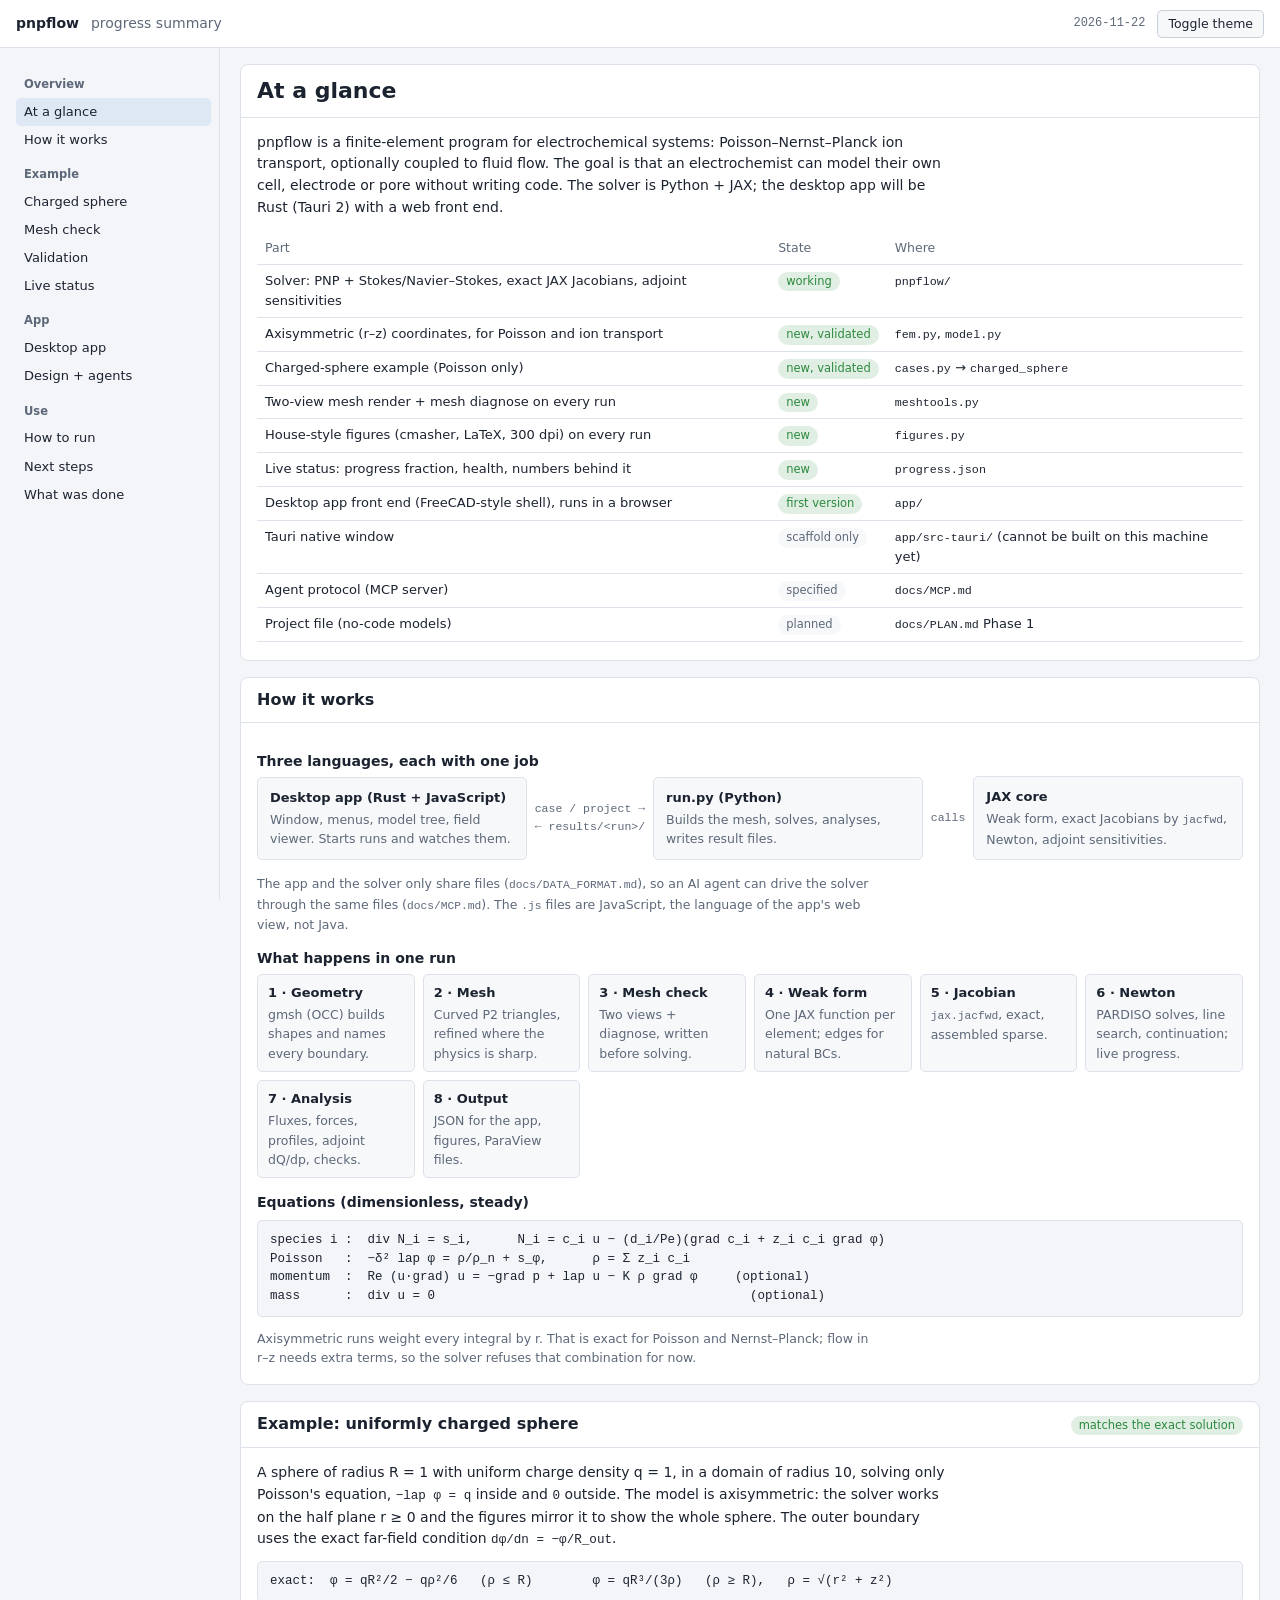
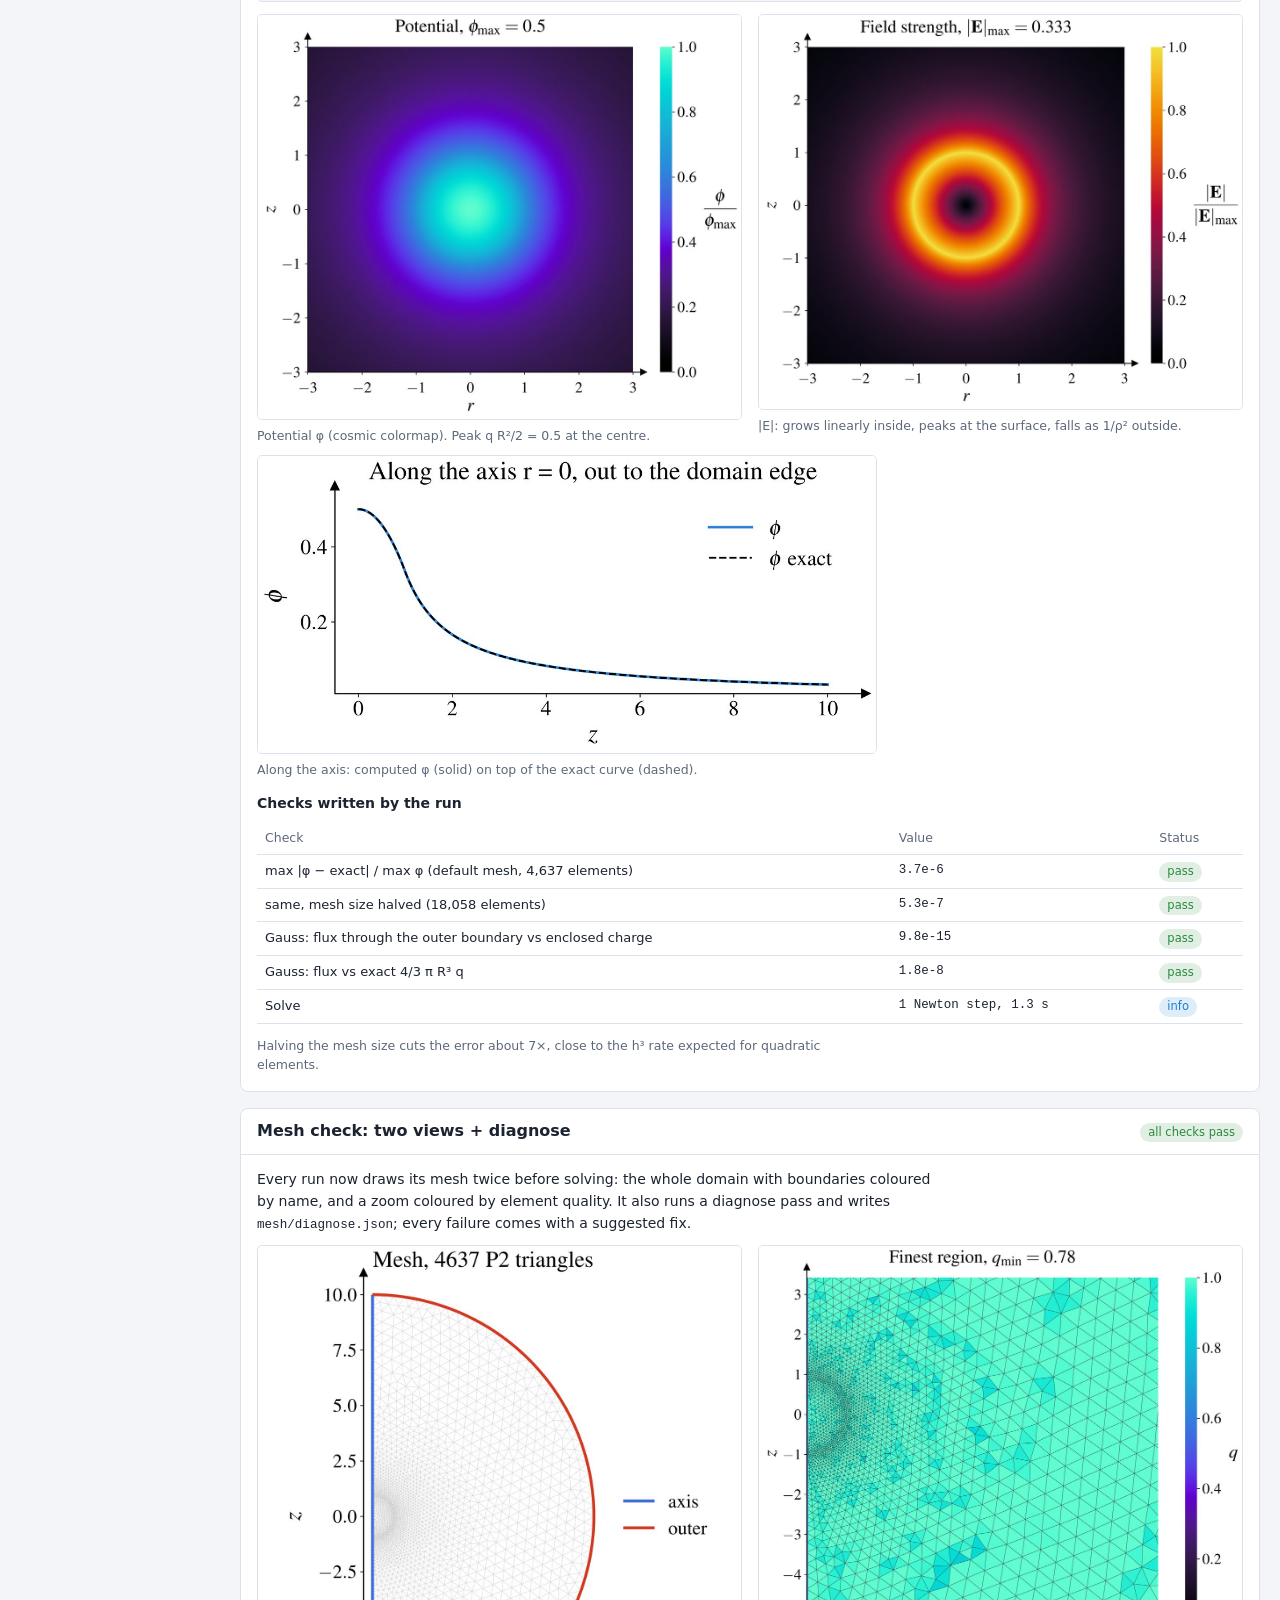
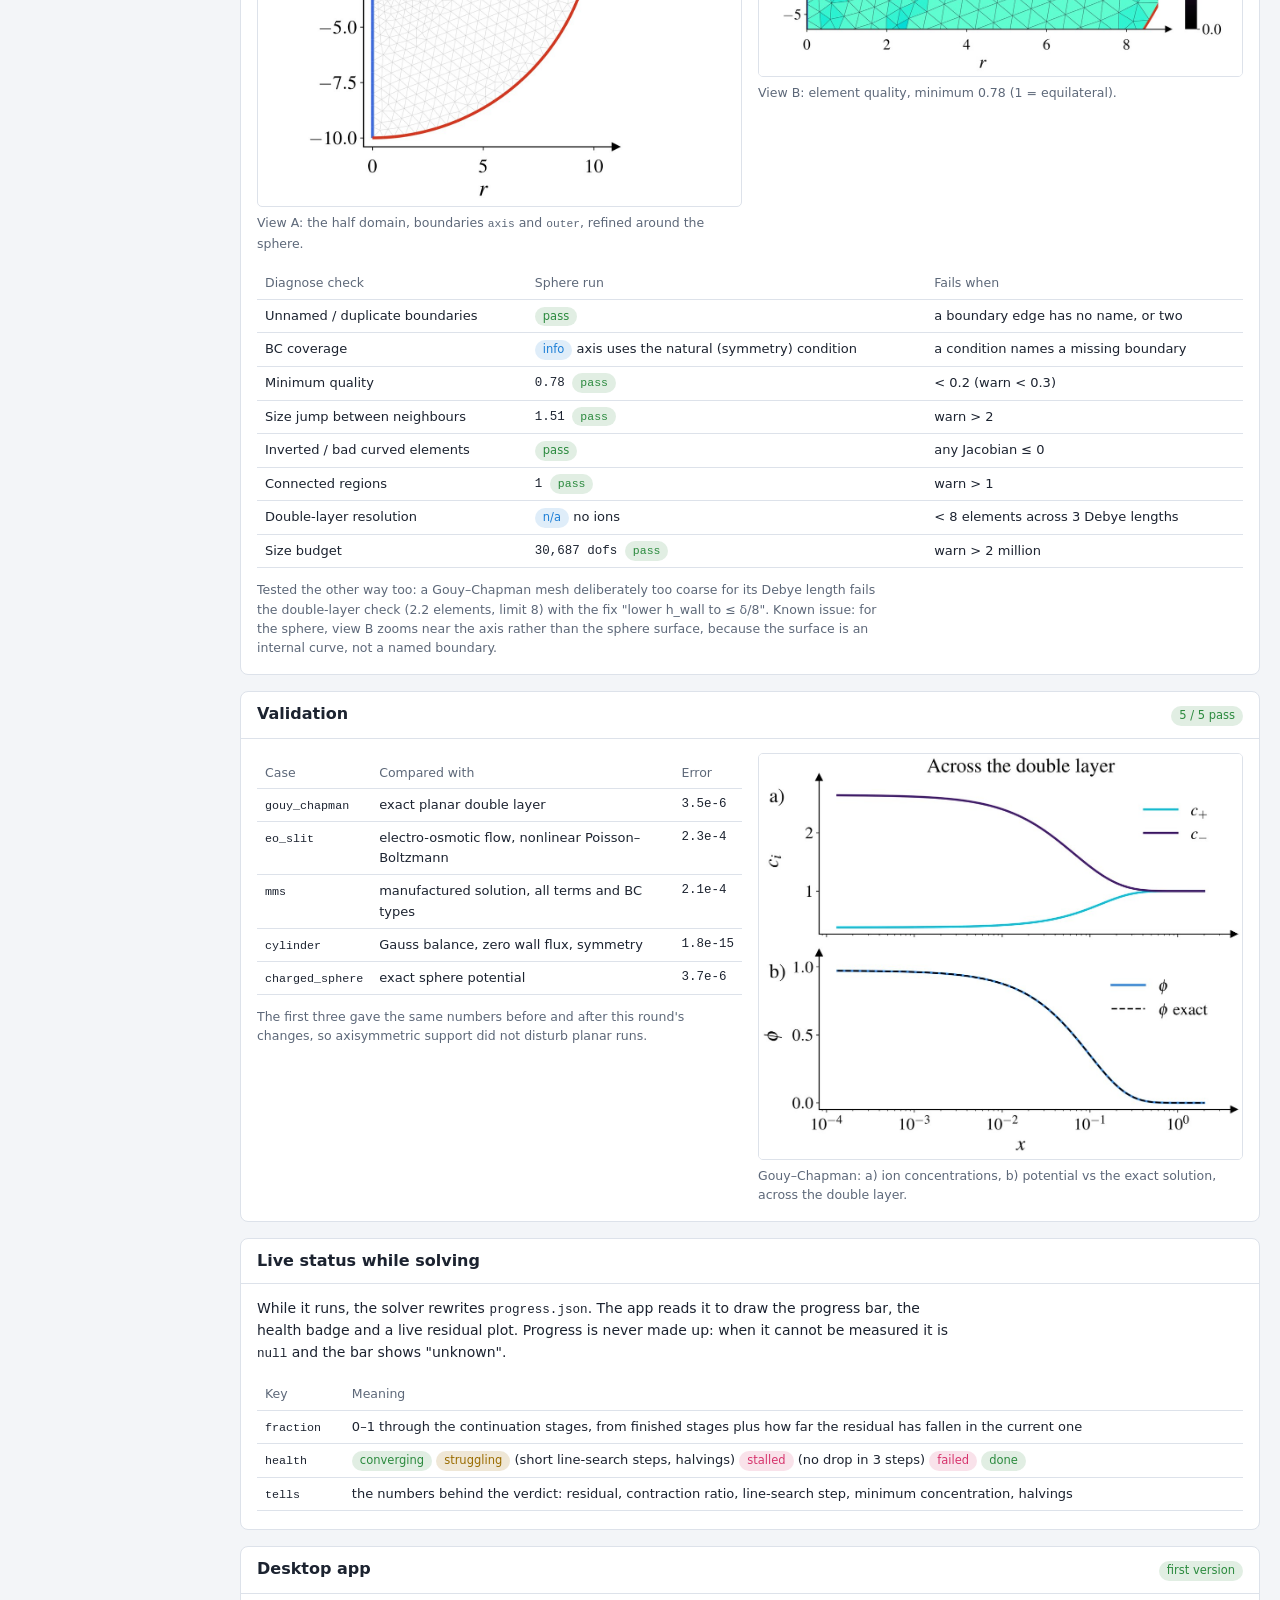
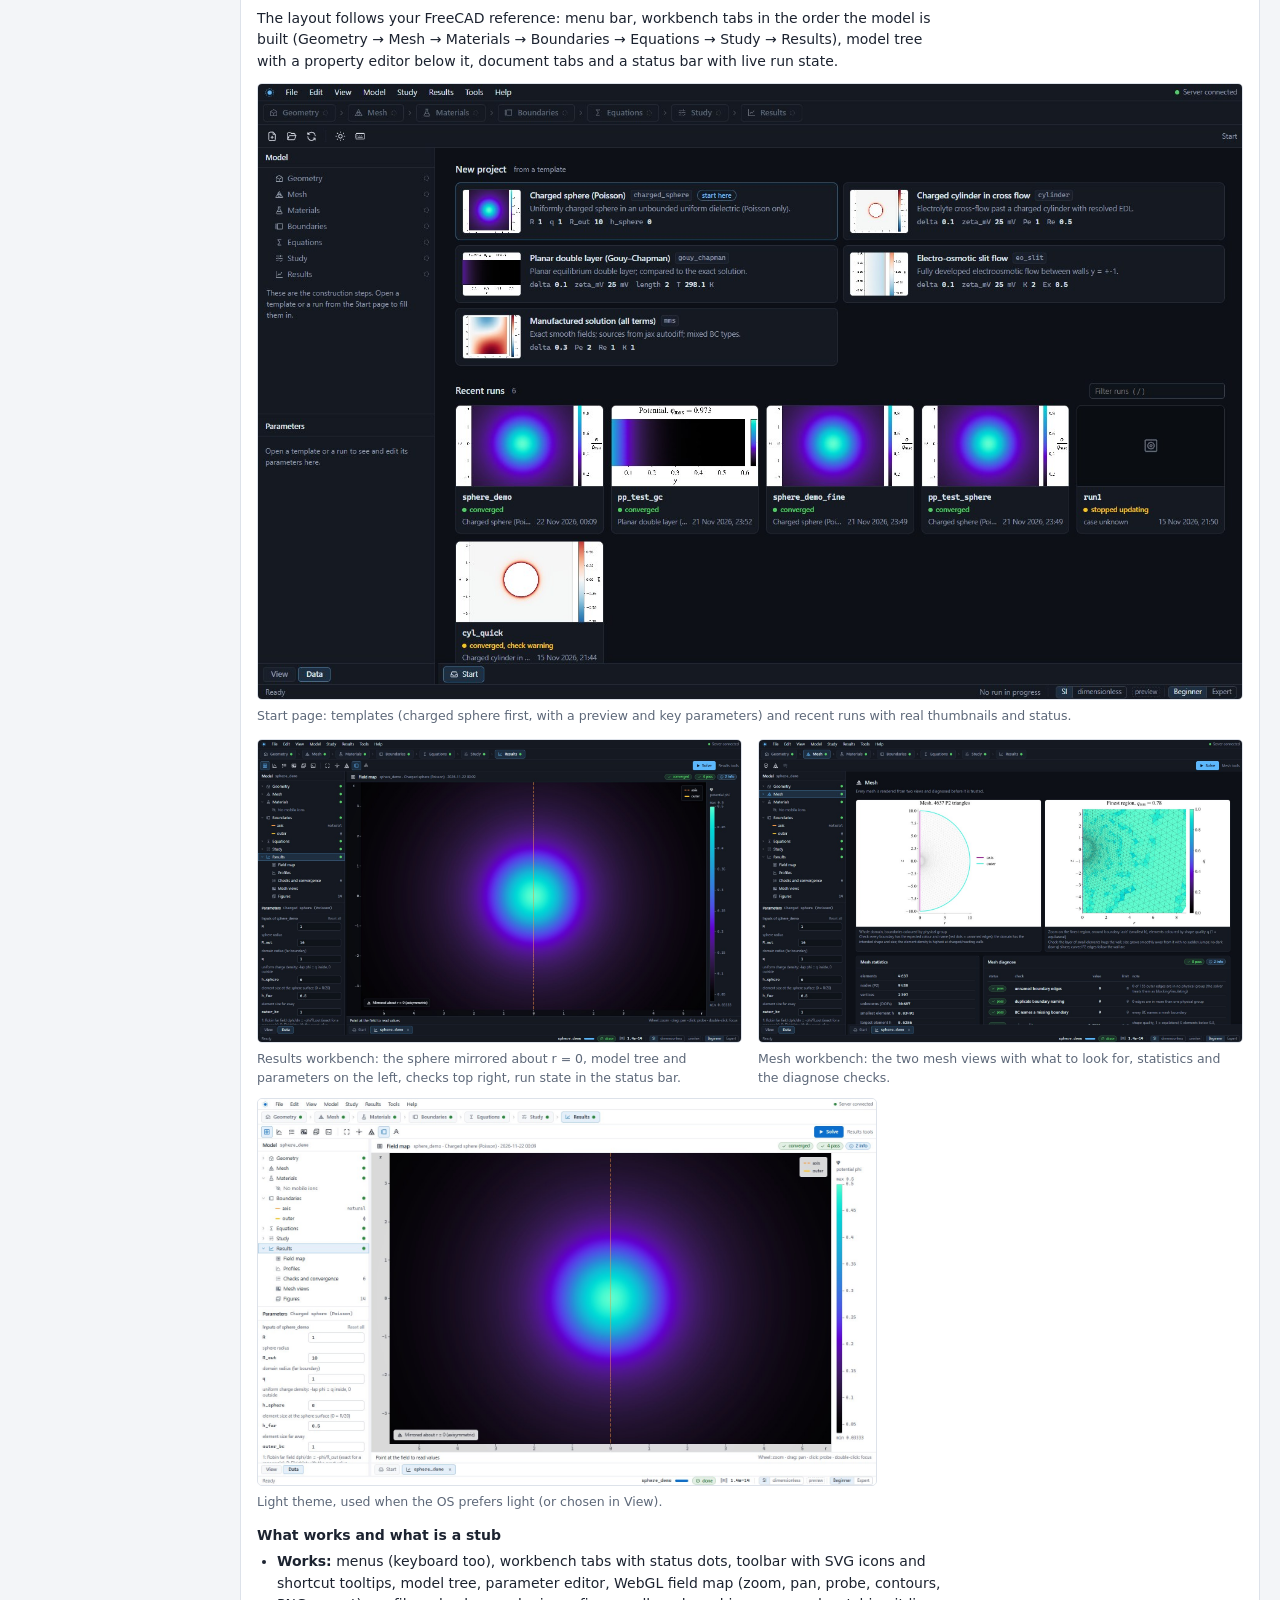
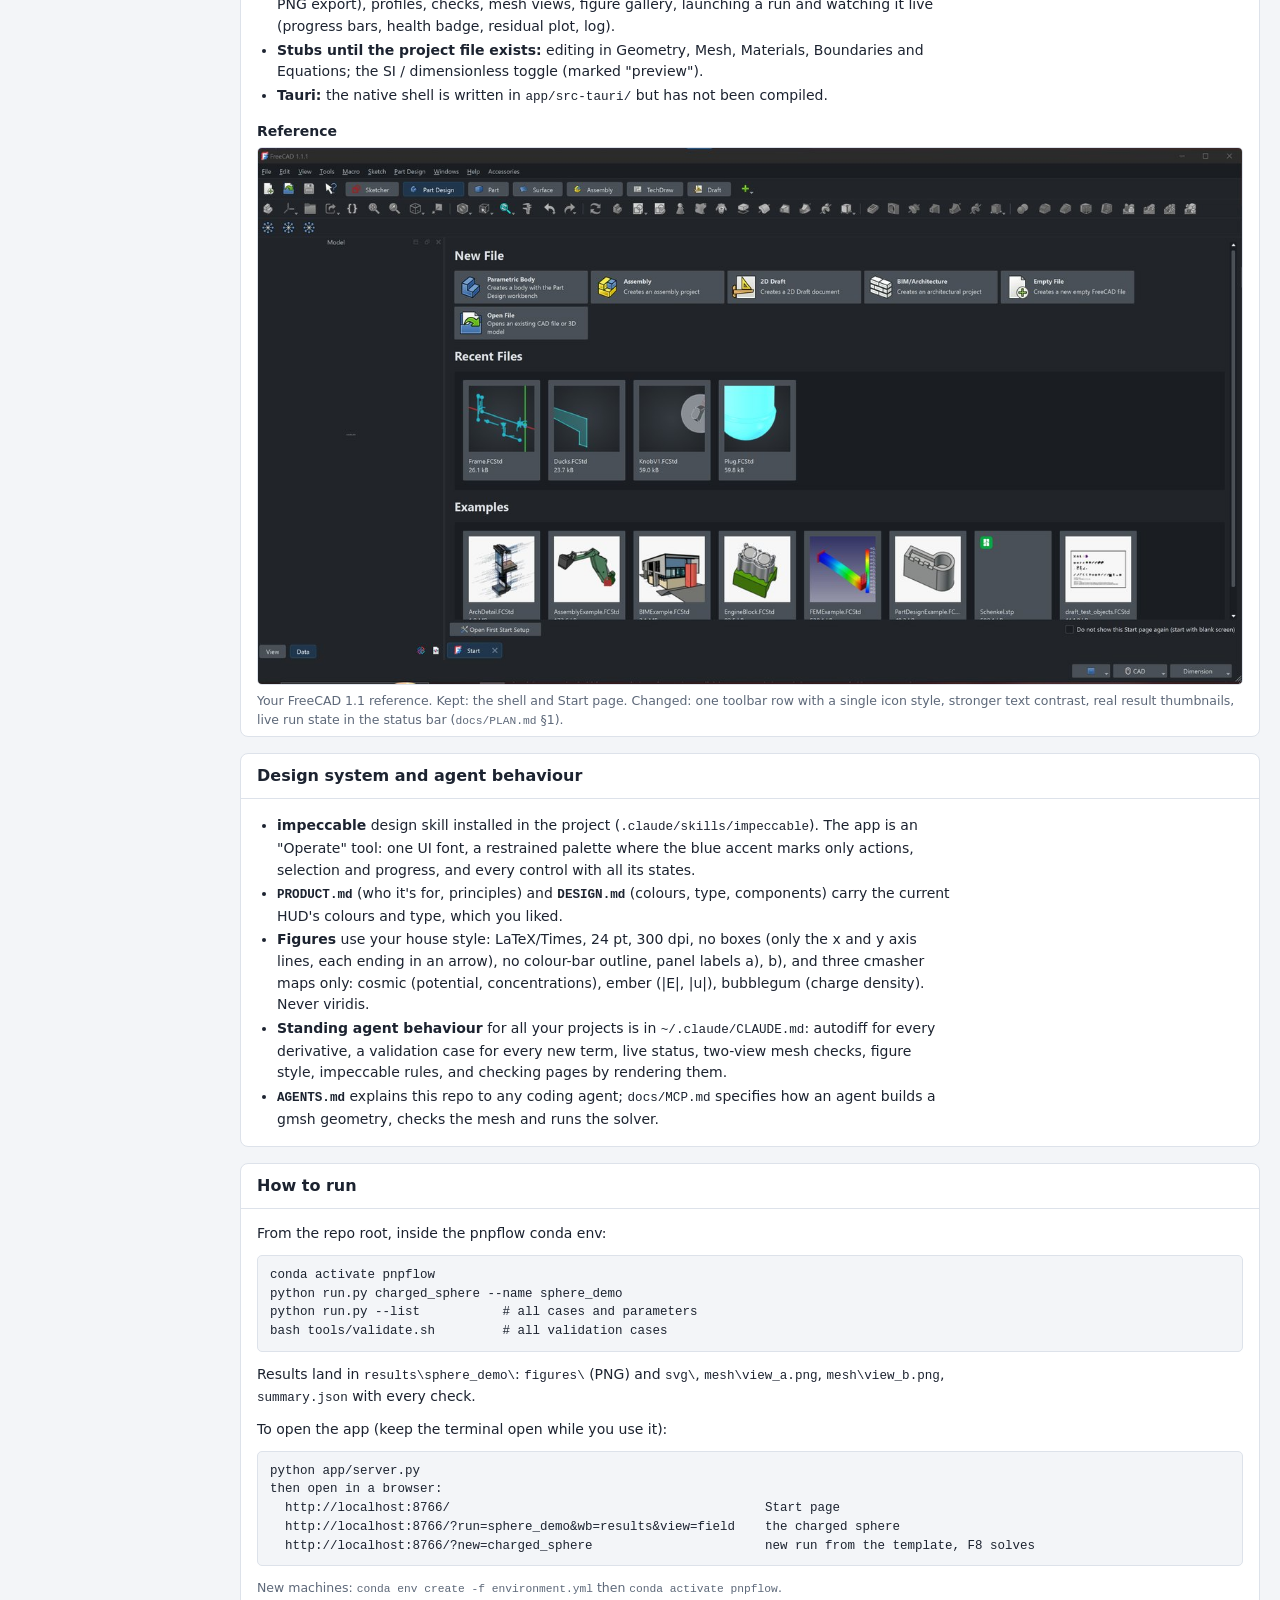
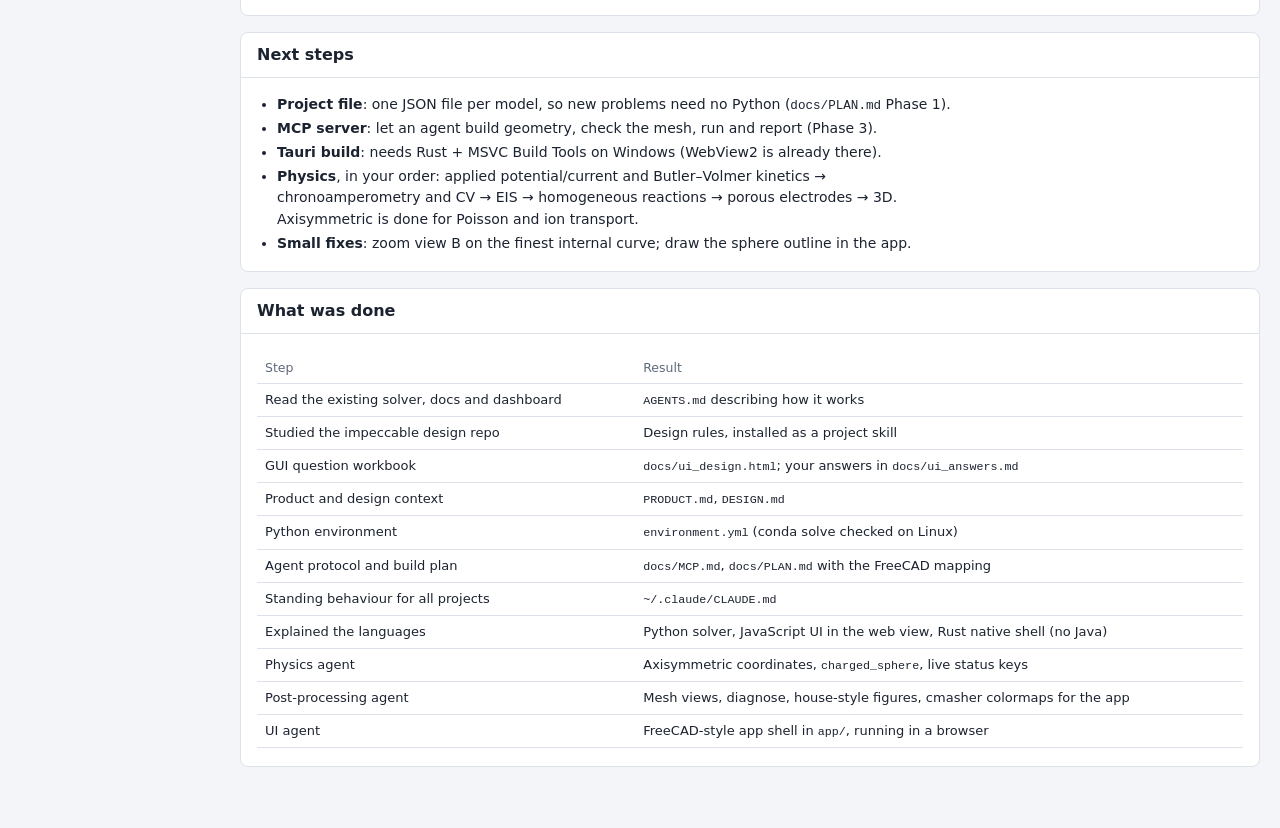
<file: docs/summary.html>
<!doctype html>
<html lang="en">
<head>
<meta charset="utf-8">
<meta name="viewport" content="width=device-width, initial-scale=1">
<title>pnpflow progress summary</title>
<style>
/* Tokens from DESIGN.md (dark default, light when the OS prefers light) */
:root {
  --font: Inter, "Segoe UI Variable", "Segoe UI", system-ui, -apple-system, sans-serif;
  --mono: "JetBrains Mono", "Cascadia Mono", "SF Mono", Consolas, monospace;
  --bg: #0d1016; --surface: #141922; --raised: #1a202b; --hover: #212836;
  --border: #252c39; --border-strong: #343d4e;
  --text: #dfe5ee; --dim: #8b96a8; --faint: #5d6778;
  --accent: #5cb8ff; --accent-ink: #06121f; --accent-soft: rgba(92,184,255,.13);
  --ok: #51cf66; --warn: #fcc419; --bad: #ff6b6b; --info: #74c0fc;
  --figure-bg: #ffffff;
  color-scheme: dark;
}
@media (prefers-color-scheme: light) {
  :root:not([data-theme="dark"]) {
    --bg: #f3f5f8; --surface: #ffffff; --raised: #f7f8fa; --hover: #edf0f5;
    --border: #dde2ea; --border-strong: #c7cfdb;
    --text: #1c2330; --dim: #5d6879; --faint: #98a2b2;
    --accent: #0b6fd0; --accent-ink: #ffffff; --accent-soft: rgba(11,111,208,.09);
    --ok: #2b8a3e; --warn: #9a6c00; --bad: #d6336c; --info: #1c7ed6;
    color-scheme: light;
  }
}
:root[data-theme="light"] {
  --bg: #f3f5f8; --surface: #ffffff; --raised: #f7f8fa; --hover: #edf0f5;
  --border: #dde2ea; --border-strong: #c7cfdb;
  --text: #1c2330; --dim: #5d6879; --faint: #98a2b2;
  --accent: #0b6fd0; --accent-ink: #ffffff; --accent-soft: rgba(11,111,208,.09);
  --ok: #2b8a3e; --warn: #9a6c00; --bad: #d6336c; --info: #1c7ed6;
  color-scheme: light;
}

* { box-sizing: border-box; }
html { scroll-behavior: smooth; -webkit-text-size-adjust: 100%; }
@media (prefers-reduced-motion: reduce) { html { scroll-behavior: auto; } * { transition: none !important; } }
body { margin: 0; background: var(--bg); color: var(--text); font: 14px/1.55 var(--font); font-variant-numeric: tabular-nums; }
a { color: var(--accent); }
code, .mono { font-family: var(--mono); font-size: 0.9em; }
pre { font-family: var(--mono); font-size: 12.5px; line-height: 1.5; background: var(--bg); border: 1px solid var(--border);
  border-radius: 5px; padding: 10px 12px; overflow-x: auto; margin: 8px 0 12px; }
h1, h2, h3 { margin: 0; line-height: 1.25; }
h1 { font-size: 22px; font-weight: 600; }
h2 { font-size: 16px; font-weight: 600; }
h3 { font-size: 14px; font-weight: 600; margin: 16px 0 6px; }
p { margin: 0 0 10px; max-width: 78ch; }
ul { margin: 0 0 10px; padding-left: 20px; max-width: 78ch; }
li { margin: 2px 0; }
.dim { color: var(--dim); }
.small { font-size: 12.5px; }

/* Shell: menu-bar-like header, left nav, panels */
.top { position: sticky; top: 0; z-index: 5; background: var(--surface); border-bottom: 1px solid var(--border);
  display: flex; align-items: center; gap: 12px; padding: 0 16px; height: 48px; }
.top .name { font-weight: 600; }
.top .sub { color: var(--dim); }
.top .date { margin-left: auto; color: var(--dim); font-family: var(--mono); font-size: 12px; }
.theme-btn { border: 1px solid var(--border-strong); background: var(--raised); color: var(--text); border-radius: 5px;
  height: 28px; padding: 0 10px; font: inherit; font-size: 12.5px; cursor: pointer; }
.theme-btn:hover { background: var(--hover); }
.theme-btn:focus-visible, .nav a:focus-visible, .shot:focus-visible { outline: 2px solid var(--accent); outline-offset: 2px; }

.layout { display: grid; grid-template-columns: 220px minmax(0, 1fr); max-width: 1320px; margin: 0 auto; }
.nav { position: sticky; top: 48px; align-self: start; height: calc(100vh - 48px); overflow-y: auto; padding: 16px 8px 24px 16px;
  border-right: 1px solid var(--border); }
.nav .grp { font-size: 11.5px; font-weight: 600; color: var(--dim); padding: 12px 8px 4px; }
.nav a { display: block; text-decoration: none; color: var(--text); padding: 4px 8px; border-radius: 5px; font-size: 13px; }
.nav a:hover { background: var(--hover); }
.nav a.on { background: var(--accent-soft); color: var(--text); font-weight: 500; }
main { padding: 16px 20px 60px; min-width: 0; }
@media (max-width: 860px) {
  .layout { grid-template-columns: minmax(0, 1fr); }
  .nav { display: none; }
  main { padding: 12px 16px 48px; }
  .top .sub { display: none; }
}

.panel { background: var(--surface); border: 1px solid var(--border); border-radius: 8px; margin-bottom: 16px; scroll-margin-top: 64px; }
.panel > header { display: flex; align-items: baseline; gap: 10px; padding: 12px 16px; border-bottom: 1px solid var(--border); }
.panel > header .tag { margin-left: auto; }
.panel > .body { padding: 14px 16px 6px; }
.row { display: grid; grid-template-columns: repeat(auto-fit, minmax(300px, 1fr)); gap: 16px; align-items: start; margin-bottom: 10px; }

.tag { display: inline-block; font-size: 11.5px; font-weight: 500; padding: 1px 8px; border-radius: 999px; white-space: nowrap; }
.tag.ok { color: var(--ok); background: color-mix(in srgb, var(--ok) 14%, transparent); }
.tag.warn { color: var(--warn); background: color-mix(in srgb, var(--warn) 16%, transparent); }
.tag.bad { color: var(--bad); background: color-mix(in srgb, var(--bad) 14%, transparent); }
.tag.info { color: var(--info); background: color-mix(in srgb, var(--info) 14%, transparent); }
.tag.plain { color: var(--dim); background: var(--raised); }

table { border-collapse: collapse; width: 100%; font-size: 13px; margin: 4px 0 12px; }
th, td { text-align: left; padding: 6px 8px; border-bottom: 1px solid var(--border); vertical-align: top; }
th { color: var(--dim); font-weight: 500; font-size: 12.5px; }
td.num { font-family: var(--mono); font-size: 12.5px; white-space: nowrap; }
.table-wrap { overflow-x: auto; }

figure { margin: 0; }
.shot { display: block; width: 100%; padding: 0; border: 1px solid var(--border); border-radius: 5px; background: var(--figure-bg);
  cursor: zoom-in; overflow: hidden; }
.shot img { display: block; width: 100%; height: auto; max-height: 560px; object-fit: contain; }
.shot.app { background: var(--bg); }
.shot.app img { max-height: none; }
figcaption { font-size: 12.5px; color: var(--dim); margin-top: 6px; }

/* Pipeline */
.flow { display: grid; grid-template-columns: repeat(auto-fit, minmax(150px, 1fr)); gap: 8px; margin: 6px 0 14px; counter-reset: s; }
.flow div { border: 1px solid var(--border); border-radius: 5px; background: var(--raised); padding: 8px 10px; font-size: 12.5px; color: var(--dim); }
.flow b { display: block; color: var(--text); font-size: 13px; font-weight: 600; margin-bottom: 2px; }
.arch { display: grid; grid-template-columns: 1fr auto 1fr auto 1fr; gap: 8px; align-items: center; margin: 6px 0 14px; }
.arch .box { border: 1px solid var(--border); border-radius: 5px; background: var(--raised); padding: 10px 12px; font-size: 12.5px; color: var(--dim); }
.arch .box b { display: block; color: var(--text); font-size: 13px; margin-bottom: 2px; }
.arch .arr { font-family: var(--mono); font-size: 11.5px; color: var(--dim); text-align: center; }
@media (max-width: 760px) { .arch { grid-template-columns: 1fr; } }

.pending { border: 1px dashed var(--border-strong); border-radius: 5px; padding: 18px; color: var(--dim); text-align: center; }

dialog { border: 1px solid var(--border-strong); border-radius: 8px; padding: 0; background: var(--surface); max-width: 94vw; max-height: 92vh; }
dialog::backdrop { background: rgba(5, 8, 12, .7); }
dialog img { display: block; max-width: 94vw; max-height: 86vh; background: #fff; }
dialog p { margin: 0; padding: 8px 12px; font-size: 12.5px; color: var(--dim); }
</style>
</head>
<body>

<div class="top">
  <span class="name">pnpflow</span><span class="sub">progress summary</span>
  <span class="date">2026-11-22</span>
  <button class="theme-btn" id="theme" type="button">Toggle theme</button>
</div>

<div class="layout">
<nav class="nav" aria-label="Panels">
  <div class="grp">Overview</div>
  <a href="#glance">At a glance</a>
  <a href="#how">How it works</a>
  <div class="grp">Example</div>
  <a href="#sphere">Charged sphere</a>
  <a href="#mesh">Mesh check</a>
  <a href="#validation">Validation</a>
  <a href="#status">Live status</a>
  <div class="grp">App</div>
  <a href="#ui">Desktop app</a>
  <a href="#design">Design + agents</a>
  <div class="grp">Use</div>
  <a href="#run">How to run</a>
  <a href="#next">Next steps</a>
  <a href="#log">What was done</a>
</nav>

<main>

<section class="panel" id="glance">
  <header><h1>At a glance</h1></header>
  <div class="body">
    <p>pnpflow is a finite-element program for electrochemical systems: Poisson–Nernst–Planck ion
      transport, optionally coupled to fluid flow. The goal is that an electrochemist can model their own
      cell, electrode or pore without writing code. The solver is Python + JAX; the desktop app will be Rust (Tauri 2)
      with a web front end.</p>
    <div class="table-wrap"><table>
      <thead><tr><th>Part</th><th>State</th><th>Where</th></tr></thead>
      <tbody>
        <tr><td>Solver: PNP + Stokes/Navier–Stokes, exact JAX Jacobians, adjoint sensitivities</td><td><span class="tag ok">working</span></td><td><code>pnpflow/</code></td></tr>
        <tr><td>Axisymmetric (r–z) coordinates, for Poisson and ion transport</td><td><span class="tag ok">new, validated</span></td><td><code>fem.py</code>, <code>model.py</code></td></tr>
        <tr><td>Charged-sphere example (Poisson only)</td><td><span class="tag ok">new, validated</span></td><td><code>cases.py</code> → <code>charged_sphere</code></td></tr>
        <tr><td>Two-view mesh render + mesh diagnose on every run</td><td><span class="tag ok">new</span></td><td><code>meshtools.py</code></td></tr>
        <tr><td>House-style figures (cmasher, LaTeX, 300 dpi) on every run</td><td><span class="tag ok">new</span></td><td><code>figures.py</code></td></tr>
        <tr><td>Live status: progress fraction, health, numbers behind it</td><td><span class="tag ok">new</span></td><td><code>progress.json</code></td></tr>
        <tr><td>Desktop app front end (FreeCAD-style shell), runs in a browser</td><td><span class="tag ok">first version</span></td><td><code>app/</code></td></tr>
        <tr><td>Tauri native window</td><td><span class="tag plain">scaffold only</span></td><td><code>app/src-tauri/</code> (cannot be built on this machine yet)</td></tr>
        <tr><td>Agent protocol (MCP server)</td><td><span class="tag plain">specified</span></td><td><code>docs/MCP.md</code></td></tr>
        <tr><td>Project file (no-code models)</td><td><span class="tag plain">planned</span></td><td><code>docs/PLAN.md</code> Phase 1</td></tr>
      </tbody>
    </table></div>
  </div>
</section>

<section class="panel" id="how">
  <header><h2>How it works</h2></header>
  <div class="body">
    <h3>Three languages, each with one job</h3>
    <div class="arch">
      <div class="box"><b>Desktop app (Rust + JavaScript)</b>Window, menus, model tree, field viewer. Starts runs and watches them.</div>
      <div class="arr">case / project →<br>← results/&lt;run&gt;/</div>
      <div class="box"><b>run.py (Python)</b>Builds the mesh, solves, analyses, writes result files.</div>
      <div class="arr">calls</div>
      <div class="box"><b>JAX core</b>Weak form, exact Jacobians by <code>jacfwd</code>, Newton, adjoint sensitivities.</div>
    </div>
    <p class="dim small">The app and the solver only share files (<code>docs/DATA_FORMAT.md</code>), so an AI agent can drive the
      solver through the same files (<code>docs/MCP.md</code>). The <code>.js</code> files are JavaScript, the language
      of the app's web view, not Java.</p>

    <h3>What happens in one run</h3>
    <div class="flow">
      <div><b>1 · Geometry</b>gmsh (OCC) builds shapes and names every boundary.</div>
      <div><b>2 · Mesh</b>Curved P2 triangles, refined where the physics is sharp.</div>
      <div><b>3 · Mesh check</b>Two views + diagnose, written before solving.</div>
      <div><b>4 · Weak form</b>One JAX function per element; edges for natural BCs.</div>
      <div><b>5 · Jacobian</b><code>jax.jacfwd</code>, exact, assembled sparse.</div>
      <div><b>6 · Newton</b>PARDISO solves, line search, continuation; live progress.</div>
      <div><b>7 · Analysis</b>Fluxes, forces, profiles, adjoint dQ/dp, checks.</div>
      <div><b>8 · Output</b>JSON for the app, figures, ParaView files.</div>
    </div>
    <h3>Equations (dimensionless, steady)</h3>
<pre>species i :  div N_i = s_i,      N_i = c_i u − (d_i/Pe)(grad c_i + z_i c_i grad φ)
Poisson   :  −δ² lap φ = ρ/ρ_n + s_φ,      ρ = Σ z_i c_i
momentum  :  Re (u·grad) u = −grad p + lap u − K ρ grad φ     (optional)
mass      :  div u = 0                                          (optional)</pre>
    <p class="dim small">Axisymmetric runs weight every integral by r. That is exact for Poisson and Nernst–Planck; flow in r–z
      needs extra terms, so the solver refuses that combination for now.</p>
  </div>
</section>

<section class="panel" id="sphere">
  <header><h2>Example: uniformly charged sphere</h2><span class="tag ok">matches the exact solution</span></header>
  <div class="body">
    <p>A sphere of radius R = 1 with uniform charge density q = 1, in a domain of radius 10, solving only
      Poisson's equation, <code>−lap φ = q</code> inside and <code>0</code> outside. The model is axisymmetric: the solver
      works on the half plane r ≥ 0 and the figures mirror it to show the whole sphere. The outer boundary uses the exact
      far-field condition <code>dφ/dn = −φ/R_out</code>.</p>
<pre>exact:  φ = qR²/2 − qρ²/6   (ρ ≤ R)        φ = qR³/(3ρ)   (ρ ≥ R),   ρ = √(r² + z²)</pre>
    <div class="row">
      <figure><button class="shot" type="button"><img src="summary_assets/sphere_phi.jpg" alt="Potential of the charged sphere, mirrored to a full disc" loading="lazy"></button>
        <figcaption>Potential φ (cosmic colormap). Peak q R²/2 = 0.5 at the centre.</figcaption></figure>
      <figure><button class="shot" type="button"><img src="summary_assets/sphere_E.jpg" alt="Electric field magnitude of the charged sphere" loading="lazy"></button>
        <figcaption>|E|: grows linearly inside, peaks at the surface, falls as 1/ρ² outside.</figcaption></figure>
    </div>
    <figure style="max-width:620px"><button class="shot" type="button"><img src="summary_assets/sphere_profile_axis.jpg" alt="Potential along the axis compared with the exact solution" loading="lazy"></button>
      <figcaption>Along the axis: computed φ (solid) on top of the exact curve (dashed).</figcaption></figure>
    <h3>Checks written by the run</h3>
    <div class="table-wrap"><table>
      <thead><tr><th>Check</th><th>Value</th><th>Status</th></tr></thead>
      <tbody>
        <tr><td>max |φ − exact| / max φ (default mesh, 4,637 elements)</td><td class="num">3.7e-6</td><td><span class="tag ok">pass</span></td></tr>
        <tr><td>same, mesh size halved (18,058 elements)</td><td class="num">5.3e-7</td><td><span class="tag ok">pass</span></td></tr>
        <tr><td>Gauss: flux through the outer boundary vs enclosed charge</td><td class="num">9.8e-15</td><td><span class="tag ok">pass</span></td></tr>
        <tr><td>Gauss: flux vs exact 4/3 π R³ q</td><td class="num">1.8e-8</td><td><span class="tag ok">pass</span></td></tr>
        <tr><td>Solve</td><td class="num">1 Newton step, 1.3 s</td><td><span class="tag info">info</span></td></tr>
      </tbody>
    </table></div>
    <p class="dim small">Halving the mesh size cuts the error about 7×, close to the h³ rate expected for quadratic elements.</p>
  </div>
</section>

<section class="panel" id="mesh">
  <header><h2>Mesh check: two views + diagnose</h2><span class="tag ok">all checks pass</span></header>
  <div class="body">
    <p>Every run now draws its mesh twice before solving: the whole domain with boundaries coloured by name, and a zoom
      coloured by element quality. It also runs a diagnose pass and writes <code>mesh/diagnose.json</code>; every failure
      comes with a suggested fix.</p>
    <div class="row">
      <figure><button class="shot" type="button"><img src="summary_assets/sphere_mesh_a.jpg" alt="Whole mesh with the axis and outer boundary coloured" loading="lazy"></button>
        <figcaption>View A: the half domain, boundaries <code>axis</code> and <code>outer</code>, refined around the sphere.</figcaption></figure>
      <figure><button class="shot" type="button"><img src="summary_assets/sphere_mesh_b.jpg" alt="Zoom on the mesh coloured by element quality" loading="lazy"></button>
        <figcaption>View B: element quality, minimum 0.78 (1 = equilateral).</figcaption></figure>
    </div>
    <div class="table-wrap"><table>
      <thead><tr><th>Diagnose check</th><th>Sphere run</th><th>Fails when</th></tr></thead>
      <tbody>
        <tr><td>Unnamed / duplicate boundaries</td><td><span class="tag ok">pass</span></td><td>a boundary edge has no name, or two</td></tr>
        <tr><td>BC coverage</td><td><span class="tag info">info</span> axis uses the natural (symmetry) condition</td><td>a condition names a missing boundary</td></tr>
        <tr><td>Minimum quality</td><td class="num">0.78 <span class="tag ok">pass</span></td><td>&lt; 0.2 (warn &lt; 0.3)</td></tr>
        <tr><td>Size jump between neighbours</td><td class="num">1.51 <span class="tag ok">pass</span></td><td>warn &gt; 2</td></tr>
        <tr><td>Inverted / bad curved elements</td><td><span class="tag ok">pass</span></td><td>any Jacobian ≤ 0</td></tr>
        <tr><td>Connected regions</td><td class="num">1 <span class="tag ok">pass</span></td><td>warn &gt; 1</td></tr>
        <tr><td>Double-layer resolution</td><td><span class="tag info">n/a</span> no ions</td><td>&lt; 8 elements across 3 Debye lengths</td></tr>
        <tr><td>Size budget</td><td class="num">30,687 dofs <span class="tag ok">pass</span></td><td>warn &gt; 2 million</td></tr>
      </tbody>
    </table></div>
    <p class="dim small">Tested the other way too: a Gouy–Chapman mesh deliberately too coarse for its Debye length fails the
      double-layer check (2.2 elements, limit 8) with the fix "lower h_wall to ≤ δ/8". Known issue: for the sphere,
      view B zooms near the axis rather than the sphere surface, because the surface is an internal curve, not a named
      boundary.</p>
  </div>
</section>

<section class="panel" id="validation">
  <header><h2>Validation</h2><span class="tag ok">5 / 5 pass</span></header>
  <div class="body">
    <div class="row">
      <div class="table-wrap"><table>
        <thead><tr><th>Case</th><th>Compared with</th><th>Error</th></tr></thead>
        <tbody>
          <tr><td><code>gouy_chapman</code></td><td>exact planar double layer</td><td class="num">3.5e-6</td></tr>
          <tr><td><code>eo_slit</code></td><td>electro-osmotic flow, nonlinear Poisson–Boltzmann</td><td class="num">2.3e-4</td></tr>
          <tr><td><code>mms</code></td><td>manufactured solution, all terms and BC types</td><td class="num">2.1e-4</td></tr>
          <tr><td><code>cylinder</code></td><td>Gauss balance, zero wall flux, symmetry</td><td class="num">1.8e-15</td></tr>
          <tr><td><code>charged_sphere</code></td><td>exact sphere potential</td><td class="num">3.7e-6</td></tr>
        </tbody>
      </table>
      <p class="dim small">The first three gave the same numbers before and after this round's changes, so axisymmetric support
        did not disturb planar runs.</p></div>
      <figure><button class="shot" type="button"><img src="summary_assets/gc_profile.jpg" alt="Ion concentrations and potential across the double layer" loading="lazy"></button>
        <figcaption>Gouy–Chapman: a) ion concentrations, b) potential vs the exact solution, across the double layer.</figcaption></figure>
    </div>
  </div>
</section>

<section class="panel" id="status">
  <header><h2>Live status while solving</h2></header>
  <div class="body">
    <p>While it runs, the solver rewrites <code>progress.json</code>. The app reads it to draw the progress bar, the health badge
      and a live residual plot. Progress is never made up: when it cannot be measured it is <code>null</code> and the bar
      shows "unknown".</p>
    <div class="table-wrap"><table>
      <thead><tr><th>Key</th><th>Meaning</th></tr></thead>
      <tbody>
        <tr><td><code>fraction</code></td><td>0–1 through the continuation stages, from finished stages plus how far the residual has fallen in the current one</td></tr>
        <tr><td><code>health</code></td><td><span class="tag ok">converging</span> <span class="tag warn">struggling</span> (short line-search steps, halvings) <span class="tag bad">stalled</span> (no drop in 3 steps) <span class="tag bad">failed</span> <span class="tag ok">done</span></td></tr>
        <tr><td><code>tells</code></td><td>the numbers behind the verdict: residual, contraction ratio, line-search step, minimum concentration, halvings</td></tr>
      </tbody>
    </table></div>
  </div>
</section>

<section class="panel" id="ui">
  <header><h2>Desktop app</h2><span class="tag ok">first version</span></header>
  <div class="body">
    <p>The layout follows your FreeCAD reference: menu bar, workbench tabs in the order the model is built
      (Geometry → Mesh → Materials → Boundaries → Equations → Study → Results), model tree with a property editor
      below it, document tabs and a status bar with live run state.</p>
    <figure><button class="shot app" type="button"><img src="summary_assets/ui_start.jpg" alt="Start page with templates and recent runs" loading="lazy"></button>
      <figcaption>Start page: templates (charged sphere first, with a preview and key parameters) and recent runs with real thumbnails and status.</figcaption></figure>
    <div class="row" style="margin-top:14px">
      <figure><button class="shot app" type="button"><img src="summary_assets/ui_sphere.jpg" alt="Results workbench showing the charged sphere potential" loading="lazy"></button>
        <figcaption>Results workbench: the sphere mirrored about r = 0, model tree and parameters on the left, checks top right, run state in the status bar.</figcaption></figure>
      <figure><button class="shot app" type="button"><img src="summary_assets/ui_mesh.jpg" alt="Mesh workbench with two mesh views and the diagnose table" loading="lazy"></button>
        <figcaption>Mesh workbench: the two mesh views with what to look for, statistics and the diagnose checks.</figcaption></figure>
    </div>
    <figure style="max-width:620px"><button class="shot app" type="button"><img src="summary_assets/ui_sphere_light.jpg" alt="The same view in the light theme" loading="lazy"></button>
      <figcaption>Light theme, used when the OS prefers light (or chosen in View).</figcaption></figure>
    <h3>What works and what is a stub</h3>
    <ul>
      <li><b>Works:</b> menus (keyboard too), workbench tabs with status dots, toolbar with SVG icons and shortcut tooltips,
        model tree, parameter editor, WebGL field map (zoom, pan, probe, contours, PNG export), profiles, checks, mesh views,
        figure gallery, launching a run and watching it live (progress bars, health badge, residual plot, log).</li>
      <li><b>Stubs until the project file exists:</b> editing in Geometry, Mesh, Materials, Boundaries and Equations; the
        SI / dimensionless toggle (marked "preview").</li>
      <li><b>Tauri:</b> the native shell is written in <code>app/src-tauri/</code> but has not been compiled.</li>
    </ul>
    <h3>Reference</h3>
    <figure><button class="shot app" type="button"><img src="summary_assets/freecad_reference.jpg" alt="FreeCAD 1.1 start page in a dark theme" loading="lazy"></button>
      <figcaption>Your FreeCAD 1.1 reference. Kept: the shell and Start page. Changed: one toolbar row with a single icon style,
        stronger text contrast, real result thumbnails, live run state in the status bar (<code>docs/PLAN.md</code> §1).</figcaption></figure>
  </div>
</section>

<section class="panel" id="design">
  <header><h2>Design system and agent behaviour</h2></header>
  <div class="body">
    <ul>
      <li><b>impeccable</b> design skill installed in the project (<code>.claude/skills/impeccable</code>). The app is an
        "Operate" tool: one UI font, a restrained palette where the blue accent marks only actions, selection and progress,
        and every control with all its states.</li>
      <li><b><code>PRODUCT.md</code></b> (who it's for, principles) and <b><code>DESIGN.md</code></b> (colours, type, components)
        carry the current HUD's colours and type, which you liked.</li>
      <li><b>Figures</b> use your house style: LaTeX/Times, 24 pt, 300 dpi, no boxes (only the x and y axis lines, each
        ending in an arrow), no colour-bar outline, panel labels a), b), and three cmasher maps only: cosmic (potential,
        concentrations), ember (|E|, |u|), bubblegum (charge density). Never viridis.</li>
      <li><b>Standing agent behaviour</b> for all your projects is in <code>~/.claude/CLAUDE.md</code>: autodiff for every
        derivative, a validation case for every new term, live status, two-view mesh checks, figure style, impeccable rules,
        and checking pages by rendering them.</li>
      <li><b><code>AGENTS.md</code></b> explains this repo to any coding agent; <code>docs/MCP.md</code> specifies how an agent
        builds a gmsh geometry, checks the mesh and runs the solver.</li>
    </ul>
  </div>
</section>

<section class="panel" id="run">
  <header><h2>How to run</h2></header>
  <div class="body">
    <p>From the repo root, inside the pnpflow conda env:</p>
<pre>conda activate pnpflow
python run.py charged_sphere --name sphere_demo
python run.py --list           # all cases and parameters
bash tools/validate.sh         # all validation cases</pre>
    <p>Results land in <code>results\sphere_demo\</code>: <code>figures\</code> (PNG) and <code>svg\</code>,
      <code>mesh\view_a.png</code>, <code>mesh\view_b.png</code>, <code>summary.json</code> with every check.</p>
    <p>To open the app (keep the terminal open while you use it):</p>
<pre>python app/server.py
then open in a browser:
  http://localhost:8766/                                          Start page
  http://localhost:8766/?run=sphere_demo&amp;wb=results&amp;view=field    the charged sphere
  http://localhost:8766/?new=charged_sphere                       new run from the template, F8 solves</pre>
    <p class="dim small">New machines: <code>conda env create -f environment.yml</code> then <code>conda activate pnpflow</code>.</p>
  </div>
</section>

<section class="panel" id="next">
  <header><h2>Next steps</h2></header>
  <div class="body">
    <ul>
      <li><b>Project file</b>: one JSON file per model, so new problems need no Python (<code>docs/PLAN.md</code> Phase 1).</li>
      <li><b>MCP server</b>: let an agent build geometry, check the mesh, run and report (Phase 3).</li>
      <li><b>Tauri build</b>: needs Rust + MSVC Build Tools on Windows (WebView2 is already there).</li>
      <li><b>Physics</b>, in your order: applied potential/current and Butler–Volmer kinetics → chronoamperometry and CV →
        EIS → homogeneous reactions → porous electrodes → 3D. Axisymmetric is done for Poisson and ion transport.</li>
      <li><b>Small fixes</b>: zoom view B on the finest internal curve; draw the sphere outline in the app.</li>
    </ul>
  </div>
</section>

<section class="panel" id="log">
  <header><h2>What was done</h2></header>
  <div class="body">
    <div class="table-wrap"><table>
      <thead><tr><th>Step</th><th>Result</th></tr></thead>
      <tbody>
        <tr><td>Read the existing solver, docs and dashboard</td><td><code>AGENTS.md</code> describing how it works</td></tr>
        <tr><td>Studied the impeccable design repo</td><td>Design rules, installed as a project skill</td></tr>
        <tr><td>GUI question workbook</td><td><code>docs/ui_design.html</code>; your answers in <code>docs/ui_answers.md</code></td></tr>
        <tr><td>Product and design context</td><td><code>PRODUCT.md</code>, <code>DESIGN.md</code></td></tr>
        <tr><td>Python environment</td><td><code>environment.yml</code> (conda solve checked on Linux)</td></tr>
        <tr><td>Agent protocol and build plan</td><td><code>docs/MCP.md</code>, <code>docs/PLAN.md</code> with the FreeCAD mapping</td></tr>
        <tr><td>Standing behaviour for all projects</td><td><code>~/.claude/CLAUDE.md</code></td></tr>
        <tr><td>Explained the languages</td><td>Python solver, JavaScript UI in the web view, Rust native shell (no Java)</td></tr>
        <tr><td>Physics agent</td><td>Axisymmetric coordinates, <code>charged_sphere</code>, live status keys</td></tr>
        <tr><td>Post-processing agent</td><td>Mesh views, diagnose, house-style figures, cmasher colormaps for the app</td></tr>
        <tr><td>UI agent</td><td>FreeCAD-style app shell in <code>app/</code>, running in a browser</td></tr>
      </tbody>
    </table></div>
  </div>
</section>

</main>
</div>

<dialog id="zoom" aria-label="Enlarged figure"><img alt=""><p></p></dialog>

<script>
(function () {
  var root = document.documentElement;
  try { var t = localStorage.getItem("pnp-summary-theme"); if (t) root.dataset.theme = t; } catch (e) {}
  document.getElementById("theme").addEventListener("click", function () {
    var dark = root.dataset.theme ? root.dataset.theme === "dark" : !matchMedia("(prefers-color-scheme: light)").matches;
    root.dataset.theme = dark ? "light" : "dark";
    try { localStorage.setItem("pnp-summary-theme", root.dataset.theme); } catch (e) {}
  });

  var dlg = document.getElementById("zoom");
  document.querySelectorAll(".shot").forEach(function (b) {
    b.addEventListener("click", function () {
      var img = b.querySelector("img");
      dlg.querySelector("img").src = img.src;
      dlg.querySelector("img").alt = img.alt;
      var cap = b.parentElement.querySelector("figcaption");
      dlg.querySelector("p").textContent = cap ? cap.textContent : "";
      dlg.showModal();
    });
  });
  dlg.addEventListener("click", function () { dlg.close(); });

  var links = Array.prototype.slice.call(document.querySelectorAll(".nav a"));
  var obs = new IntersectionObserver(function (entries) {
    entries.forEach(function (en) {
      if (!en.isIntersecting) return;
      links.forEach(function (a) { a.classList.toggle("on", a.getAttribute("href") === "#" + en.target.id); });
    });
  }, { rootMargin: "-50% 0px -45% 0px" });
  document.querySelectorAll(".panel").forEach(function (p) { obs.observe(p); });
})();
</script>
</body>
</html>
</file>
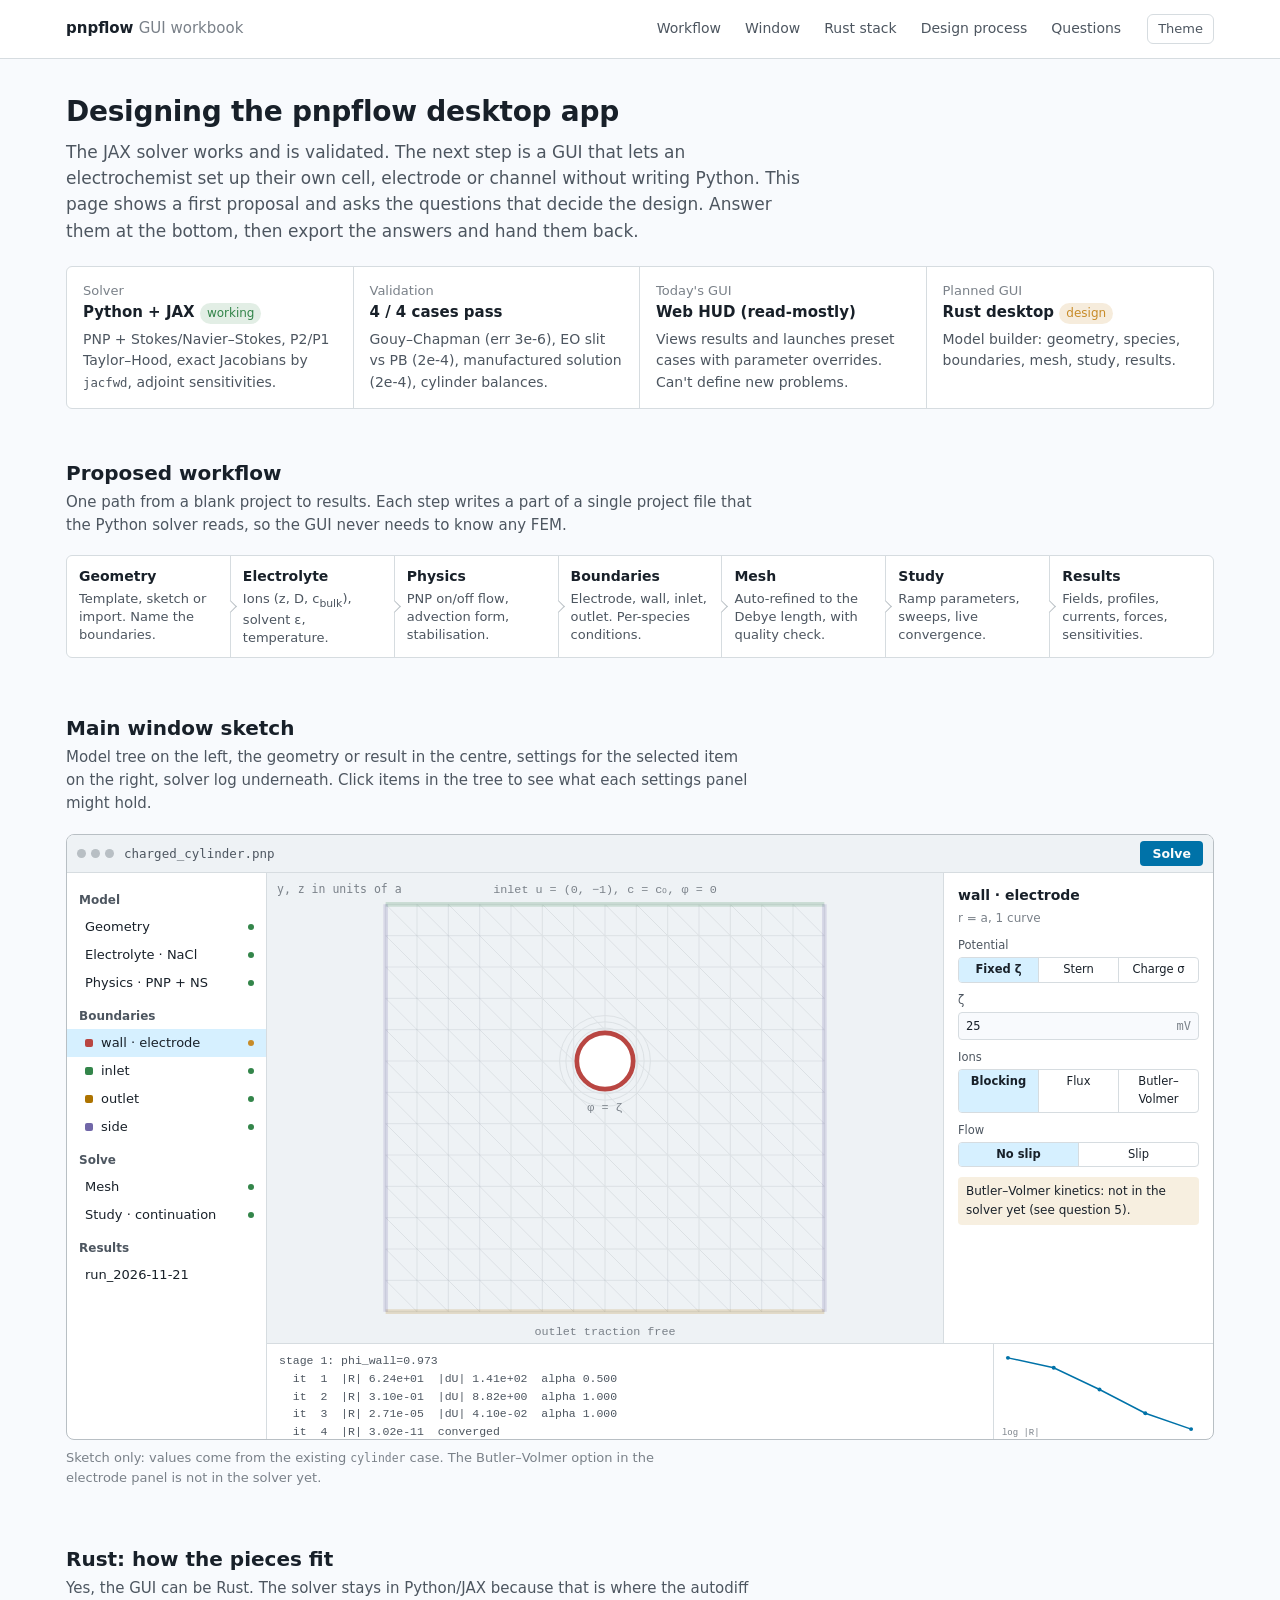
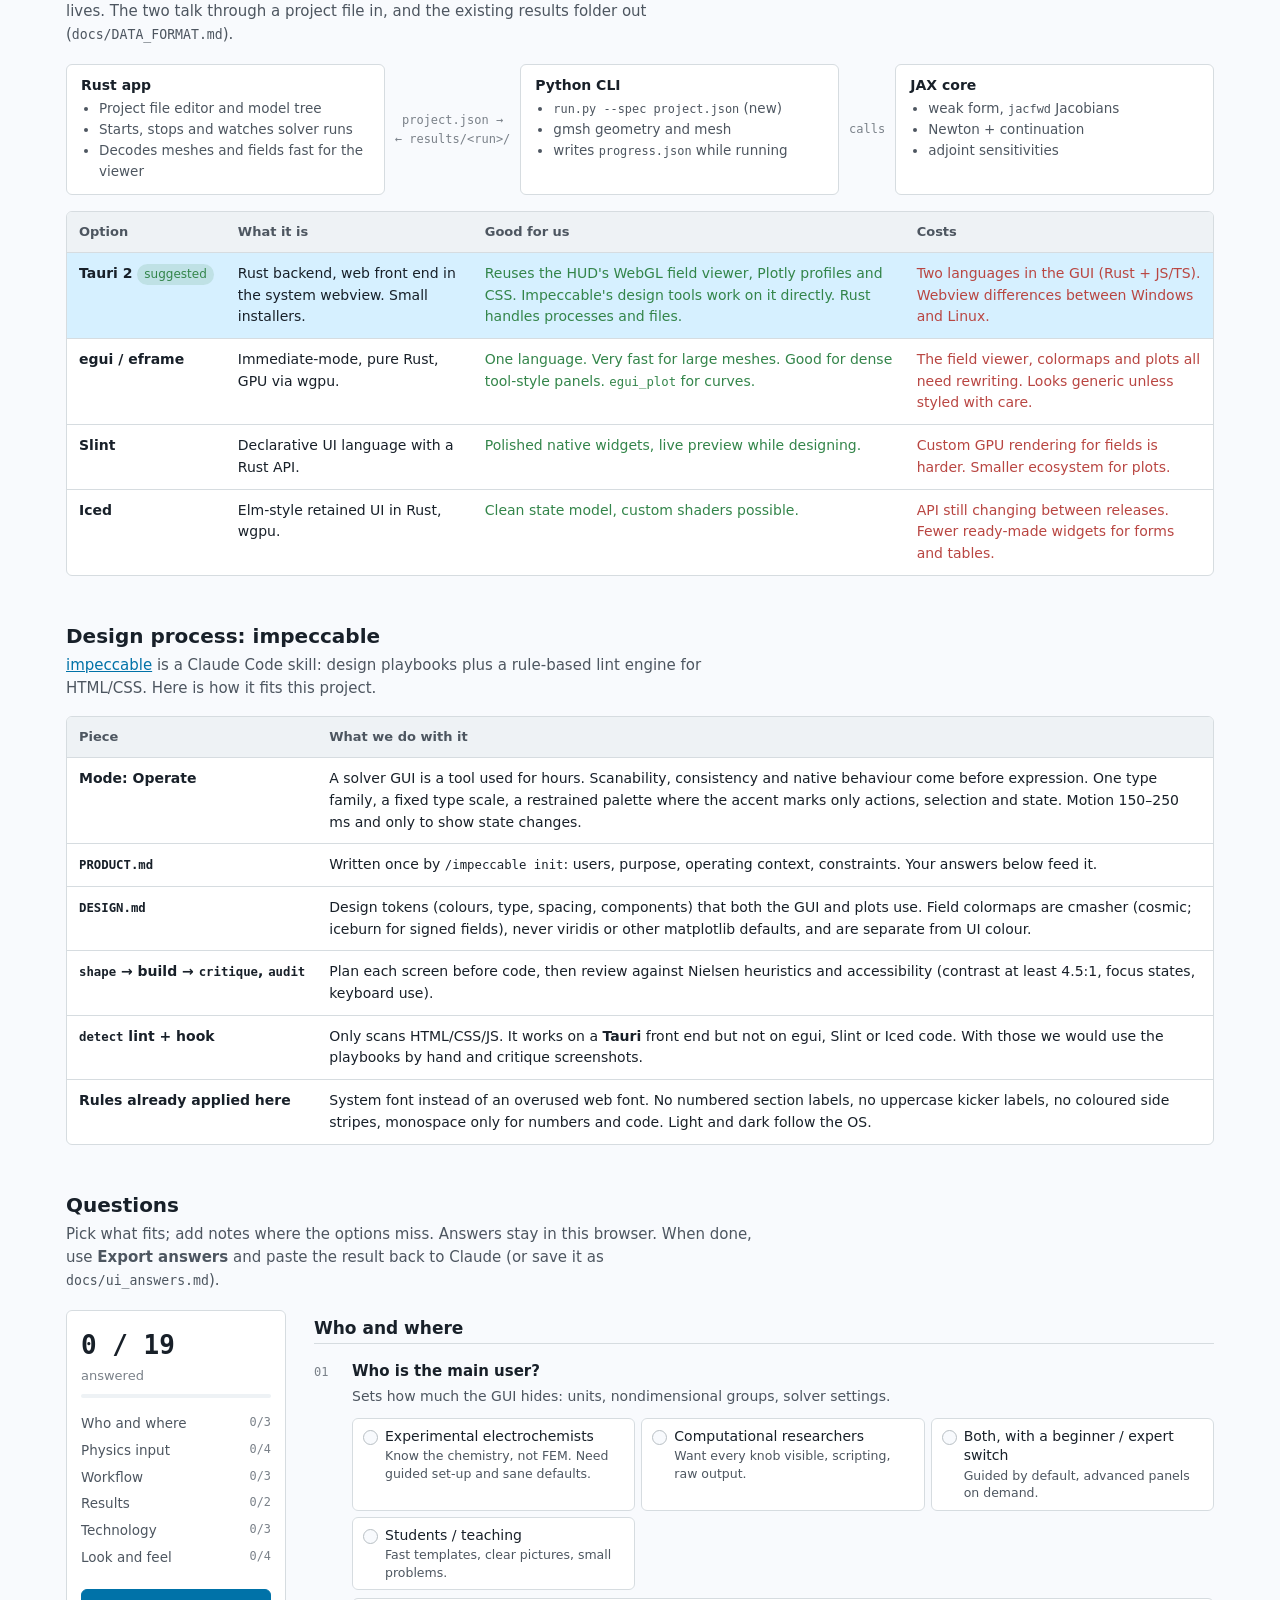
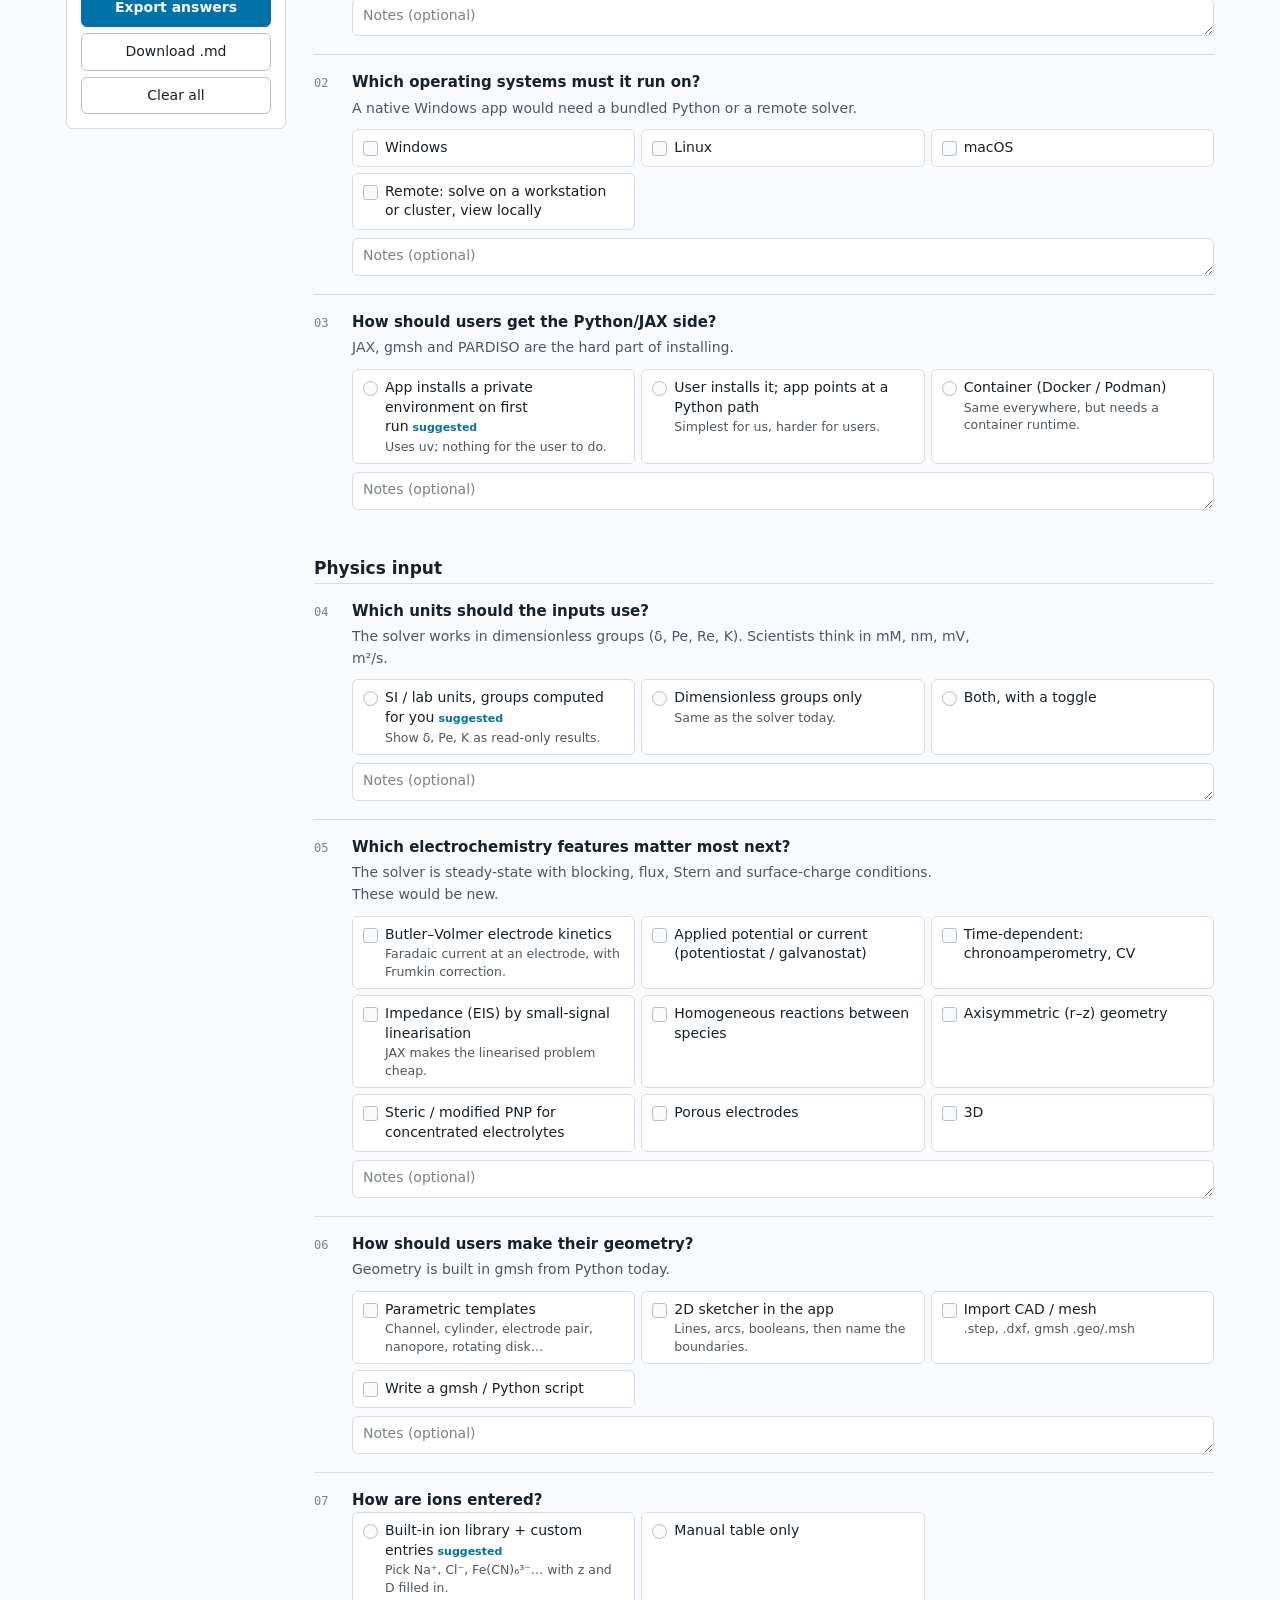
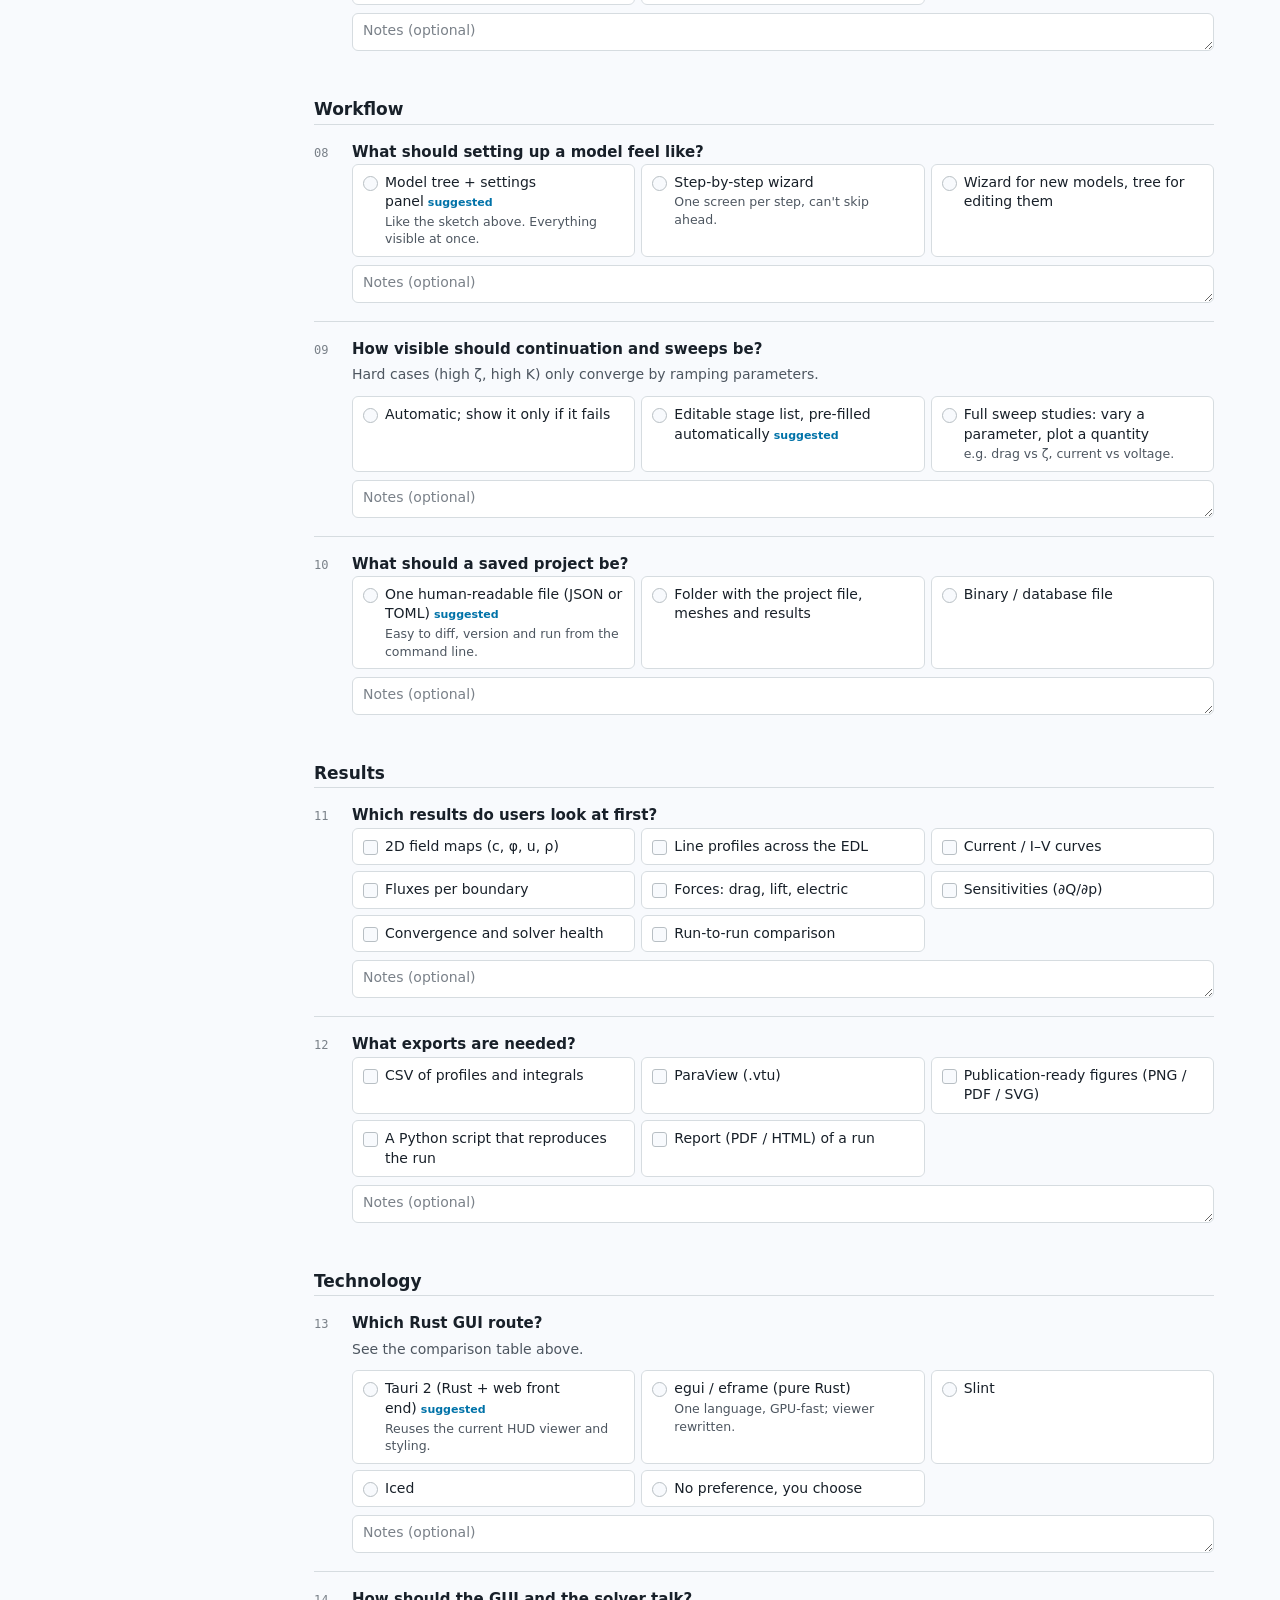
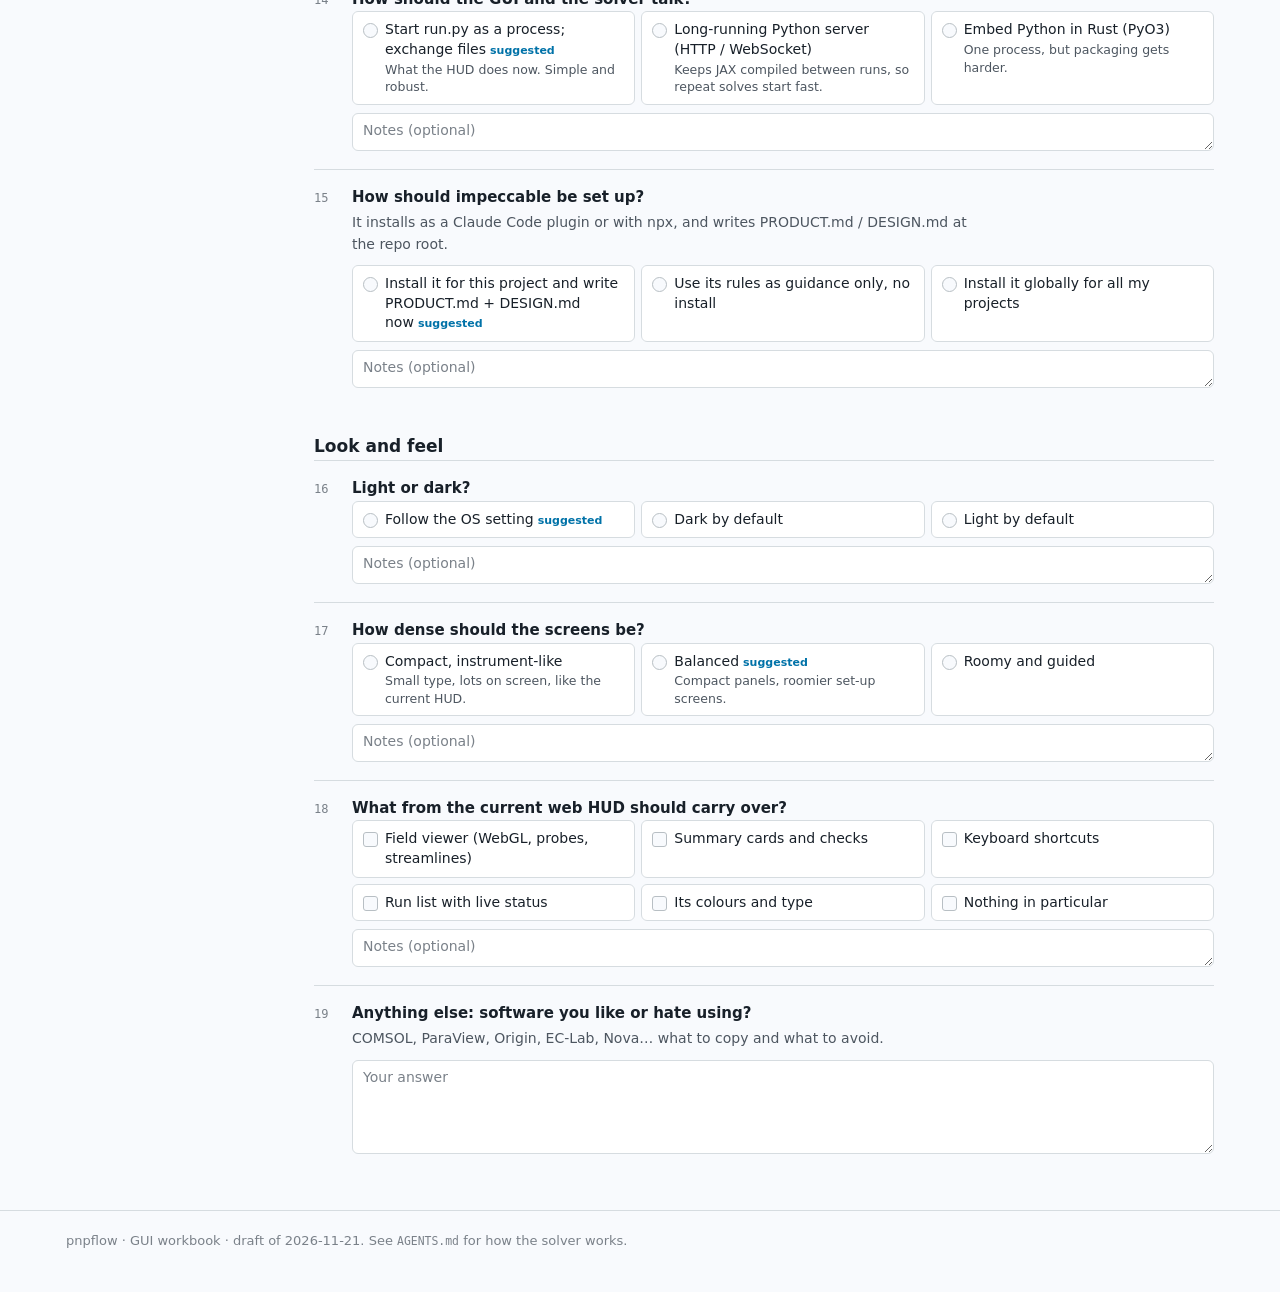
<file: docs/ui_design.html>
<!doctype html>
<html lang="en">
<head>
<meta charset="utf-8">
<meta name="viewport" content="width=device-width, initial-scale=1">
<title>pnpflow GUI workbook</title>
<style>
/* ---------- tokens ---------- */
:root {
  --font: system-ui, "Segoe UI Variable", "Segoe UI", -apple-system, "Noto Sans", Ubuntu, sans-serif;
  --mono: "Cascadia Mono", "SF Mono", Consolas, "DejaVu Sans Mono", monospace;
  --r: 6px;
  --bg: oklch(98.5% 0.004 240);
  --surface: oklch(100% 0 0);
  --sunken: oklch(96% 0.006 240);
  --line: oklch(89% 0.008 240);
  --line-strong: oklch(80% 0.01 240);
  --ink: oklch(24% 0.02 250);
  --ink-2: oklch(45% 0.02 250);
  --ink-3: oklch(60% 0.015 250);
  --accent: oklch(52% 0.13 235);
  --accent-ink: oklch(99% 0 0);
  --accent-soft: oklch(94% 0.035 235);
  --cat: oklch(55% 0.15 25);     /* cation / positive */
  --an: oklch(52% 0.12 250);     /* anion / negative */
  --ok: oklch(55% 0.12 150);
  --warn: oklch(68% 0.13 75);
  --b-wall: oklch(55% 0.15 25);
  --b-inlet: oklch(55% 0.12 150);
  --b-outlet: oklch(60% 0.13 75);
  --b-side: oklch(55% 0.1 290);
  color-scheme: light;
}
@media (prefers-color-scheme: dark) {
  :root:not([data-theme="light"]) {
    --bg: oklch(17% 0.012 250);
    --surface: oklch(21% 0.014 250);
    --sunken: oklch(15% 0.012 250);
    --line: oklch(30% 0.015 250);
    --line-strong: oklch(40% 0.018 250);
    --ink: oklch(92% 0.008 240);
    --ink-2: oklch(74% 0.012 240);
    --ink-3: oklch(60% 0.012 240);
    --accent: oklch(74% 0.12 230);
    --accent-ink: oklch(18% 0.02 250);
    --accent-soft: oklch(30% 0.05 235);
    --cat: oklch(70% 0.14 25);
    --an: oklch(72% 0.11 245);
    --ok: oklch(72% 0.13 150);
    --warn: oklch(80% 0.13 80);
    --b-wall: oklch(70% 0.14 25);
    --b-inlet: oklch(72% 0.13 150);
    --b-outlet: oklch(80% 0.13 80);
    --b-side: oklch(72% 0.1 290);
    color-scheme: dark;
  }
}
:root[data-theme="dark"] {
  --bg: oklch(17% 0.012 250);
  --surface: oklch(21% 0.014 250);
  --sunken: oklch(15% 0.012 250);
  --line: oklch(30% 0.015 250);
  --line-strong: oklch(40% 0.018 250);
  --ink: oklch(92% 0.008 240);
  --ink-2: oklch(74% 0.012 240);
  --ink-3: oklch(60% 0.012 240);
  --accent: oklch(74% 0.12 230);
  --accent-ink: oklch(18% 0.02 250);
  --accent-soft: oklch(30% 0.05 235);
  --cat: oklch(70% 0.14 25);
  --an: oklch(72% 0.11 245);
  --ok: oklch(72% 0.13 150);
  --warn: oklch(80% 0.13 80);
  --b-wall: oklch(70% 0.14 25);
  --b-inlet: oklch(72% 0.13 150);
  --b-outlet: oklch(80% 0.13 80);
  --b-side: oklch(72% 0.1 290);
  color-scheme: dark;
}

/* ---------- base ---------- */
* { box-sizing: border-box; }
html { -webkit-text-size-adjust: 100%; }
body {
  margin: 0; font-variant-numeric: tabular-nums; background: var(--bg); color: var(--ink);
  font: 15px/1.55 var(--font);
}
a { color: var(--accent); }
code, kbd, .mono { font-family: var(--mono); font-size: 0.88em; }
h1, h2, h3 { line-height: 1.2; margin: 0; font-weight: 600; }
h1 { font-size: 28px; letter-spacing: -0.01em; }
h2 { font-size: 20px; }
h3 { font-size: 15px; }
p { margin: 0 0 0.8em; max-width: 72ch; }
.dim { color: var(--ink-2); }
.faint { color: var(--ink-3); }
button { font: inherit; color: inherit; }

.wrap { max-width: 1180px; margin: 0 auto; padding: 0 16px; }
header.top {
  border-bottom: 1px solid var(--line);
  background: var(--surface);
}
header.top .wrap { display: flex; gap: 16px; align-items: center; padding-top: 14px; padding-bottom: 14px; }
.brand { font-weight: 600; }
.brand span { color: var(--ink-3); font-weight: 400; }
nav.toc { display: flex; gap: 4px; flex-wrap: wrap; margin-left: auto; }
nav.toc a {
  text-decoration: none; color: var(--ink-2); padding: 4px 10px; border-radius: var(--r); font-size: 14px;
}
nav.toc a:hover { background: var(--sunken); color: var(--ink); }
@media (max-width: 640px) { nav.toc { display: none; } .theme-btn { margin-left: auto; } }
.theme-btn {
  border: 1px solid var(--line); background: transparent; border-radius: var(--r);
  padding: 4px 10px; cursor: pointer; font-size: 13px; color: var(--ink-2);
}

section.block { padding: 40px 0 8px; }
section.block > .wrap > h2 { margin-bottom: 6px; }
.lede { font-size: 17px; color: var(--ink-2); max-width: 68ch; }

/* ---------- intro ---------- */
.intro { padding: 36px 0 12px; }
.intro h1 { margin-bottom: 10px; }
.status-grid {
  display: grid; grid-template-columns: repeat(auto-fit, minmax(230px, 1fr));
  gap: 0; margin-top: 22px; border: 1px solid var(--line); border-radius: var(--r); background: var(--surface);
}
.status-grid > div { padding: 14px 16px; border-right: 1px solid var(--line); }
.status-grid > div:last-child { border-right: 0; }
@media (max-width: 760px) { .status-grid > div { border-right: 0; border-bottom: 1px solid var(--line); } }
.status-grid .k { font-size: 13px; color: var(--ink-3); }
.status-grid .v { font-weight: 600; margin: 0 0 4px; }
.status-grid .d { font-size: 14px; color: var(--ink-2); }
.tag { display: inline-block; font-size: 12px; padding: 1px 7px; border-radius: 999px; font-weight: 500; }
.tag.ok { color: var(--ok); background: color-mix(in oklch, var(--ok) 14%, transparent); }
.tag.plan { color: var(--warn); background: color-mix(in oklch, var(--warn) 16%, transparent); }

/* ---------- pipeline ---------- */
.pipeline { display: flex; gap: 0; margin: 18px 0 6px; overflow-x: auto; padding-bottom: 4px; }
.step {
  flex: 1 0 130px; padding: 10px 12px; border: 1px solid var(--line); background: var(--surface);
  margin-left: -1px; position: relative;
}
.step:first-child { border-radius: var(--r) 0 0 var(--r); margin-left: 0; }
.step:last-child { border-radius: 0 var(--r) var(--r) 0; }
.step + .step::before {
  content: ""; position: absolute; left: -5px; top: 50%; width: 8px; height: 8px; margin-top: -4px;
  border-top: 1px solid var(--line-strong); border-right: 1px solid var(--line-strong); background: var(--surface);
  transform: rotate(45deg);
}
.step .t { font-weight: 600; font-size: 14px; }
.step .s { font-size: 13px; color: var(--ink-2); line-height: 1.4; margin-top: 2px; }

/* ---------- mock window ---------- */
.mock {
  margin-top: 18px; border: 1px solid var(--line-strong); border-radius: 8px; overflow: hidden;
  background: var(--surface); font-size: 13px;
}
.mock-bar {
  display: flex; align-items: center; gap: 10px; padding: 6px 10px; border-bottom: 1px solid var(--line);
  background: var(--sunken); font-size: 12.5px;
}
.mock-bar .dots { display: flex; gap: 5px; }
.mock-bar .dots i { width: 9px; height: 9px; border-radius: 50%; background: var(--line-strong); display: block; }
.mock-bar .title { font-family: var(--mono); color: var(--ink-2); }
.mock-bar .run {
  margin-left: auto; background: var(--accent); color: var(--accent-ink); border: 0; border-radius: 4px;
  padding: 3px 12px; font-weight: 600; font-size: 12.5px; cursor: default;
}
.mock-body { display: grid; grid-template-columns: 200px minmax(0, 1fr) 270px; grid-template-rows: 1fr 96px; min-height: 470px; }
.mock-tree { grid-row: 1 / 3; border-right: 1px solid var(--line); padding: 8px 0; overflow: auto; }
.mock-tree .grp { padding: 10px 12px 3px; font-size: 12px; font-weight: 600; color: var(--ink-2); }
.mock-tree button {
  display: flex; align-items: center; gap: 8px; width: 100%; text-align: left; border: 0; background: none;
  padding: 4px 12px 4px 18px; cursor: pointer; color: var(--ink); font-size: 13px;
}
.mock-tree button:hover { background: var(--sunken); }
.mock-tree button[aria-selected="true"] { background: var(--accent-soft); color: var(--ink); font-weight: 500; }
.mock-tree .sw { width: 8px; height: 8px; border-radius: 2px; flex: none; }
.mock-tree .ok-dot { margin-left: auto; width: 6px; height: 6px; border-radius: 50%; background: var(--ok); }
.mock-tree .warn-dot { margin-left: auto; width: 6px; height: 6px; border-radius: 50%; background: var(--warn); }
.mock-canvas { position: relative; background: var(--sunken); display: grid; place-items: center; min-width: 0; }
.mock-canvas svg { width: 100%; height: 100%; max-height: 470px; display: block; }
.mock-canvas .hint {
  position: absolute; left: 10px; top: 8px; font-family: var(--mono); font-size: 11.5px; color: var(--ink-3);
}
.mock-insp { border-left: 1px solid var(--line); padding: 12px 14px; overflow: auto; }
.mock-insp h4 { margin: 0 0 2px; font-size: 14px; }
.mock-insp .sub { color: var(--ink-3); font-size: 12px; margin-bottom: 10px; }
.field { margin-bottom: 9px; }
.field label { display: block; font-size: 11.5px; color: var(--ink-2); margin-bottom: 2px; }
.fake-input {
  border: 1px solid var(--line); border-radius: 4px; padding: 4px 7px; background: var(--bg);
  font-family: var(--mono); font-size: 12px; display: flex; justify-content: space-between; gap: 8px;
}
.fake-input .u { color: var(--ink-3); }
.seg { display: flex; border: 1px solid var(--line); border-radius: 4px; overflow: hidden; }
.seg span { flex: 1; text-align: center; padding: 3px 4px; font-size: 11.5px; border-right: 1px solid var(--line); }
.seg span:last-child { border-right: 0; }
.seg span.on { background: var(--accent-soft); color: var(--ink); font-weight: 600; }
.mini-table { width: 100%; border-collapse: collapse; font-size: 12px; }
.mini-table th, .mini-table td { text-align: left; padding: 3px 4px; border-bottom: 1px solid var(--line); }
.mini-table th { color: var(--ink-3); font-weight: 500; }
.note-line { font-size: 12px; color: var(--ink); background: color-mix(in oklch, var(--warn) 14%, transparent); border-radius: 4px; padding: 5px 8px; margin-top: 10px; }
.mock-log {
  grid-column: 2 / 4; border-top: 1px solid var(--line); display: grid; grid-template-columns: 1fr 220px;
  font-family: var(--mono); font-size: 11.5px; color: var(--ink-2); min-width: 0;
}
.mock-log pre { margin: 0; padding: 8px 12px; overflow-x: auto; white-space: pre; min-width: 0; }
.mock-log svg { border-left: 1px solid var(--line); width: 100%; height: 100%; }
@media (max-width: 900px) {
  .mock-body { grid-template-columns: minmax(0, 1fr); grid-template-rows: auto 300px auto auto; }
  .mock-tree { grid-row: auto; border-right: 0; border-bottom: 1px solid var(--line); display: flex; flex-wrap: wrap; padding: 6px; }
  .mock-tree .grp { display: none; }
  .mock-tree button { width: auto; padding: 4px 8px; border-radius: 4px; }
  .mock-insp { border-left: 0; border-top: 1px solid var(--line); }
  .mock-log { grid-column: auto; grid-template-columns: 1fr; }
  .mock-log svg { display: none; }
}

/* ---------- stack table ---------- */
.table-wrap { overflow-x: auto; margin-top: 16px; border: 1px solid var(--line); border-radius: var(--r); background: var(--surface); }
table.cmp { border-collapse: collapse; width: 100%; min-width: 760px; font-size: 14px; }
table.cmp th, table.cmp td { padding: 10px 12px; border-bottom: 1px solid var(--line); text-align: left; vertical-align: top; }
table.cmp thead th { font-size: 13px; color: var(--ink-2); font-weight: 600; background: var(--sunken); }
table.cmp tbody tr:last-child td, table.cmp tbody tr:last-child th { border-bottom: 0; }
table.cmp tbody th { font-weight: 600; white-space: nowrap; }
table.cmp tr.pick > * { background: var(--accent-soft); }
.pro { color: var(--ok); }
.con { color: var(--cat); }

.arch {
  margin-top: 18px; display: grid; grid-template-columns: 1fr auto 1fr auto 1fr; gap: 0; align-items: stretch;
}
.arch .box { border: 1px solid var(--line); border-radius: var(--r); background: var(--surface); padding: 12px 14px; }
.arch .box h3 { font-size: 14px; margin-bottom: 4px; }
.arch .box ul { margin: 0; padding-left: 18px; font-size: 13.5px; color: var(--ink-2); }
.arch .arrow { display: grid; place-items: center; padding: 0 10px; font-family: var(--mono); font-size: 12px; color: var(--ink-3); text-align: center; }
@media (max-width: 860px) { .arch { grid-template-columns: 1fr; } .arch .arrow { padding: 6px 0; } }

/* ---------- questions ---------- */
.q-layout { display: grid; grid-template-columns: 220px 1fr; gap: 28px; margin-top: 18px; align-items: start; }
@media (max-width: 860px) { .q-layout { grid-template-columns: 1fr; } .q-side { position: static !important; } }
.q-side {
  position: sticky; top: 12px; border: 1px solid var(--line); border-radius: var(--r); background: var(--surface); padding: 14px;
}
.q-side .count { font-size: 26px; font-weight: 600; font-family: var(--mono); }
.meter { height: 4px; background: var(--sunken); border-radius: 2px; margin: 8px 0 12px; overflow: hidden; }
.meter i { display: block; height: 100%; background: var(--accent); width: 0; transition: width .25s ease-out; }
.q-side ol { margin: 0 0 12px; padding: 0; list-style: none; font-size: 13.5px; }
.q-side li a { display: flex; justify-content: space-between; text-decoration: none; color: var(--ink-2); padding: 3px 0; }
.q-side li a:hover { color: var(--ink); }
.btn {
  display: inline-flex; align-items: center; justify-content: center; gap: 6px; width: 100%;
  border: 1px solid var(--line-strong); background: var(--surface); border-radius: var(--r);
  padding: 7px 10px; cursor: pointer; font-size: 14px; margin-top: 6px;
}
.btn:hover { background: var(--sunken); }
.btn.primary { background: var(--accent); color: var(--accent-ink); border-color: var(--accent); font-weight: 600; }
.btn.primary:hover { filter: brightness(1.06); }
.btn:focus-visible, .opt input:focus-visible + span, textarea:focus-visible, .mock-tree button:focus-visible {
  outline: 2px solid var(--accent); outline-offset: 2px;
}

.q-group { margin-bottom: 30px; }
.q-group > h3 { font-size: 17px; margin: 8px 0 4px; }
.q {
  border-top: 1px solid var(--line); padding: 16px 0 18px;
}
.q-head { display: flex; gap: 10px; align-items: baseline; }
.q-num { font-family: var(--mono); font-size: 12px; color: var(--ink-3); flex: none; width: 28px; }
.q-title { font-weight: 600; }
.q-why { font-size: 14px; color: var(--ink-2); margin: 3px 0 10px 38px; max-width: 70ch; }
.opts { display: grid; grid-template-columns: repeat(auto-fill, minmax(250px, 1fr)); gap: 6px; margin-left: 38px; }
@media (max-width: 560px) { .opts, .q-why, .q textarea { margin-left: 0 !important; } }
.opt { position: relative; display: block; cursor: pointer; }
.opt input { position: absolute; opacity: 0; pointer-events: none; }
.opt > span {
  display: block; border: 1px solid var(--line); border-radius: var(--r); padding: 8px 10px 8px 32px;
  background: var(--surface); font-size: 14px; line-height: 1.4; position: relative; height: 100%;
}
.opt > span::before {
  content: ""; position: absolute; left: 10px; top: 11px; width: 13px; height: 13px;
  border: 1.5px solid var(--line-strong); border-radius: 50%; background: var(--bg);
}
.opt input[type=checkbox] + span::before { border-radius: 3px; }
.opt input:checked + span { border-color: var(--accent); background: var(--accent-soft); }
.opt input:checked + span::before { border-color: var(--accent); background: var(--accent); box-shadow: inset 0 0 0 2.5px var(--bg); }
.opt small { display: block; color: var(--ink-2); font-size: 12.5px; margin-top: 1px; }
.opt .rec { font-size: 11px; font-weight: 600; color: var(--accent); margin-left: 4px; }
.q textarea {
  display: block; width: calc(100% - 38px); margin: 8px 0 0 38px; min-height: 38px; resize: vertical;
  border: 1px solid var(--line); border-radius: var(--r); background: var(--surface); color: var(--ink);
  font: 14px/1.4 var(--font); padding: 7px 10px;
}
@media (max-width: 560px) { .q textarea { width: 100%; } }
.q textarea::placeholder { color: var(--ink-3); }

#export-box {
  margin: 10px 0 40px; display: none;
}
#export-box textarea {
  width: 100%; min-height: 240px; font: 12.5px/1.45 var(--mono); border: 1px solid var(--line);
  border-radius: var(--r); background: var(--sunken); color: var(--ink); padding: 10px;
}
.toast {
  position: fixed; bottom: 18px; left: 50%; transform: translateX(-50%); background: var(--ink); color: var(--bg);
  padding: 7px 14px; border-radius: var(--r); font-size: 14px; opacity: 0; transition: opacity .2s ease-out; pointer-events: none;
}
.toast.show { opacity: 1; }
footer { border-top: 1px solid var(--line); padding: 20px 0 40px; color: var(--ink-3); font-size: 13px; }
@media (prefers-reduced-motion: reduce) { * { transition: none !important; } }
</style>
</head>
<body>

<header class="top">
  <div class="wrap">
    <span class="brand">pnpflow <span>GUI workbook</span></span>
    <nav class="toc" aria-label="Sections">
      <a href="#workflow">Workflow</a>
      <a href="#mock">Window</a>
      <a href="#stack">Rust stack</a>
      <a href="#design">Design process</a>
      <a href="#questions">Questions</a>
    </nav>
    <button class="theme-btn" id="theme-btn" type="button" aria-label="Toggle colour theme">Theme</button>
  </div>
</header>

<main>
<section class="intro">
  <div class="wrap">
    <h1>Designing the pnpflow desktop app</h1>
    <p class="lede">The JAX solver works and is validated. The next step is a GUI that lets an electrochemist set up
      their own cell, electrode or channel without writing Python. This page shows a first proposal and asks the
      questions that decide the design. Answer them at the bottom, then export the answers and hand them back.</p>
    <div class="status-grid">
      <div><div class="k">Solver</div><div class="v">Python + JAX <span class="tag ok">working</span></div>
        <div class="d">PNP + Stokes/Navier–Stokes, P2/P1 Taylor–Hood, exact Jacobians by <code>jacfwd</code>, adjoint sensitivities.</div></div>
      <div><div class="k">Validation</div><div class="v">4 / 4 cases pass</div>
        <div class="d">Gouy–Chapman (err 3e-6), EO slit vs PB (2e-4), manufactured solution (2e-4), cylinder balances.</div></div>
      <div><div class="k">Today's GUI</div><div class="v">Web HUD (read-mostly)</div>
        <div class="d">Views results and launches preset cases with parameter overrides. Can't define new problems.</div></div>
      <div><div class="k">Planned GUI</div><div class="v">Rust desktop <span class="tag plan">design</span></div>
        <div class="d">Model builder: geometry, species, boundaries, mesh, study, results.</div></div>
    </div>
  </div>
</section>

<section class="block" id="workflow">
  <div class="wrap">
    <h2>Proposed workflow</h2>
    <p class="dim">One path from a blank project to results. Each step writes a part of a single project file that the
      Python solver reads, so the GUI never needs to know any FEM.</p>
    <div class="pipeline" role="list">
      <div class="step" role="listitem"><div class="t">Geometry</div><div class="s">Template, sketch or import. Name the boundaries.</div></div>
      <div class="step" role="listitem"><div class="t">Electrolyte</div><div class="s">Ions (z, D, c<sub>bulk</sub>), solvent ε, temperature.</div></div>
      <div class="step" role="listitem"><div class="t">Physics</div><div class="s">PNP on/off flow, advection form, stabilisation.</div></div>
      <div class="step" role="listitem"><div class="t">Boundaries</div><div class="s">Electrode, wall, inlet, outlet. Per-species conditions.</div></div>
      <div class="step" role="listitem"><div class="t">Mesh</div><div class="s">Auto-refined to the Debye length, with quality check.</div></div>
      <div class="step" role="listitem"><div class="t">Study</div><div class="s">Ramp parameters, sweeps, live convergence.</div></div>
      <div class="step" role="listitem"><div class="t">Results</div><div class="s">Fields, profiles, currents, forces, sensitivities.</div></div>
    </div>
  </div>
</section>

<section class="block" id="mock">
  <div class="wrap">
    <h2>Main window sketch</h2>
    <p class="dim">Model tree on the left, the geometry or result in the centre, settings for the selected item on the
      right, solver log underneath. Click items in the tree to see what each settings panel might hold.</p>

    <div class="mock" aria-label="Interactive mock-up of the main window">
      <div class="mock-bar">
        <span class="dots" aria-hidden="true"><i></i><i></i><i></i></span>
        <span class="title">charged_cylinder.pnp</span>
        <button class="run" type="button" tabindex="-1">Solve</button>
      </div>
      <div class="mock-body">
        <div class="mock-tree" role="tablist" aria-label="Model tree" id="tree">
          <div class="grp">Model</div>
          <button role="tab" data-k="geometry">Geometry<span class="ok-dot"></span></button>
          <button role="tab" data-k="electrolyte">Electrolyte · NaCl<span class="ok-dot"></span></button>
          <button role="tab" data-k="physics">Physics · PNP + NS<span class="ok-dot"></span></button>
          <div class="grp">Boundaries</div>
          <button role="tab" data-k="wall" data-b="wall"><span class="sw" style="background:var(--b-wall)"></span>wall · electrode<span class="warn-dot" title="needs input"></span></button>
          <button role="tab" data-k="inlet" data-b="inlet"><span class="sw" style="background:var(--b-inlet)"></span>inlet<span class="ok-dot"></span></button>
          <button role="tab" data-k="outlet" data-b="outlet"><span class="sw" style="background:var(--b-outlet)"></span>outlet<span class="ok-dot"></span></button>
          <button role="tab" data-k="side" data-b="side"><span class="sw" style="background:var(--b-side)"></span>side<span class="ok-dot"></span></button>
          <div class="grp">Solve</div>
          <button role="tab" data-k="mesh">Mesh<span class="ok-dot"></span></button>
          <button role="tab" data-k="study">Study · continuation<span class="ok-dot"></span></button>
          <div class="grp">Results</div>
          <button role="tab" data-k="results">run_2026-11-21</button>
        </div>

        <div class="mock-canvas">
          <span class="hint" id="canvas-hint">y, z  in units of a</span>
          <svg viewBox="0 0 400 300" preserveAspectRatio="xMidYMid meet" role="img" aria-label="Geometry: cylinder in a channel">
            <defs>
              <radialGradient id="edl" cx="50%" cy="50%" r="50%">
                <stop offset="55%" stop-color="var(--cat)" stop-opacity="0.55"/>
                <stop offset="100%" stop-color="var(--cat)" stop-opacity="0"/>
              </radialGradient>
            </defs>
            <g id="g-mesh" opacity="0.5" stroke="var(--line-strong)" stroke-width="0.6" fill="none"></g>
            <g id="g-field" opacity="0"><circle cx="200" cy="120" r="34" fill="url(#edl)"/></g>
            <g id="g-stream" opacity="0" stroke="var(--ink-3)" stroke-width="1" fill="none"></g>
            <line class="bd" data-b="inlet"  x1="60" y1="20" x2="340" y2="20" stroke="var(--b-inlet)" stroke-width="3"/>
            <line class="bd" data-b="outlet" x1="60" y1="280" x2="340" y2="280" stroke="var(--b-outlet)" stroke-width="3"/>
            <line class="bd" data-b="side"   x1="60" y1="20" x2="60" y2="280" stroke="var(--b-side)" stroke-width="3"/>
            <line class="bd" data-b="side"   x1="340" y1="20" x2="340" y2="280" stroke="var(--b-side)" stroke-width="3"/>
            <circle class="bd" data-b="wall" cx="200" cy="120" r="18" fill="var(--surface)" stroke="var(--b-wall)" stroke-width="3"/>
            <g font-family="Cascadia Mono, Consolas, monospace" font-size="7.5" fill="var(--ink-3)">
              <text x="200" y="13" text-anchor="middle">inlet  u = (0, −1), c = c₀, φ = 0</text>
              <text x="200" y="295" text-anchor="middle">outlet  traction free</text>
              <text x="200" y="152" text-anchor="middle">φ = ζ</text>
            </g>
          </svg>
        </div>

        <div class="mock-insp" id="insp" role="tabpanel" aria-live="polite"></div>

        <div class="mock-log">
<pre id="log">stage 1: phi_wall=0.973
  it  1  |R| 6.24e+01  |dU| 1.41e+02  alpha 0.500
  it  2  |R| 3.10e-01  |dU| 8.82e+00  alpha 1.000
  it  3  |R| 2.71e-05  |dU| 4.10e-02  alpha 1.000
  it  4  |R| 3.02e-11  converged</pre>
          <svg viewBox="0 0 220 96" preserveAspectRatio="none" aria-label="Residual history">
            <polyline points="14,14 60,24 106,46 152,70 198,86" fill="none" stroke="var(--accent)" stroke-width="1.5"/>
            <g fill="var(--accent)"><circle cx="14" cy="14" r="2"/><circle cx="60" cy="24" r="2"/><circle cx="106" cy="46" r="2"/><circle cx="152" cy="70" r="2"/><circle cx="198" cy="86" r="2"/></g>
            <text x="8" y="92" font-size="9" fill="var(--ink-3)" font-family="Cascadia Mono, Consolas, monospace">log |R|</text>
          </svg>
        </div>
      </div>
    </div>
    <p class="faint" style="margin-top:8px;font-size:13px">Sketch only: values come from the existing <code>cylinder</code> case. The
      Butler–Volmer option in the electrode panel is not in the solver yet.</p>
  </div>
</section>

<section class="block" id="stack">
  <div class="wrap">
    <h2>Rust: how the pieces fit</h2>
    <p class="dim">Yes, the GUI can be Rust. The solver stays in Python/JAX because that is where the autodiff lives.
      The two talk through a project file in, and the existing results folder out (<code>docs/DATA_FORMAT.md</code>).</p>

    <div class="arch">
      <div class="box"><h3>Rust app</h3><ul>
        <li>Project file editor and model tree</li><li>Starts, stops and watches solver runs</li>
        <li>Decodes meshes and fields fast for the viewer</li></ul></div>
      <div class="arrow">project.json →<br>← results/&lt;run&gt;/</div>
      <div class="box"><h3>Python CLI</h3><ul>
        <li><code>run.py --spec project.json</code> (new)</li><li>gmsh geometry and mesh</li>
        <li>writes <code>progress.json</code> while running</li></ul></div>
      <div class="arrow">calls</div>
      <div class="box"><h3>JAX core</h3><ul>
        <li>weak form, <code>jacfwd</code> Jacobians</li><li>Newton + continuation</li>
        <li>adjoint sensitivities</li></ul></div>
    </div>

    <div class="table-wrap">
      <table class="cmp">
        <thead><tr><th>Option</th><th>What it is</th><th>Good for us</th><th>Costs</th></tr></thead>
        <tbody>
          <tr class="pick"><th>Tauri 2 <span class="tag ok">suggested</span></th>
            <td>Rust backend, web front end in the system webview. Small installers.</td>
            <td class="pro">Reuses the HUD's WebGL field viewer, Plotly profiles and CSS. Impeccable's design tools work on it directly. Rust handles processes and files.</td>
            <td class="con">Two languages in the GUI (Rust + JS/TS). Webview differences between Windows and Linux.</td></tr>
          <tr><th>egui / eframe</th>
            <td>Immediate-mode, pure Rust, GPU via wgpu.</td>
            <td class="pro">One language. Very fast for large meshes. Good for dense tool-style panels. <code>egui_plot</code> for curves.</td>
            <td class="con">The field viewer, colormaps and plots all need rewriting. Looks generic unless styled with care.</td></tr>
          <tr><th>Slint</th>
            <td>Declarative UI language with a Rust API.</td>
            <td class="pro">Polished native widgets, live preview while designing.</td>
            <td class="con">Custom GPU rendering for fields is harder. Smaller ecosystem for plots.</td></tr>
          <tr><th>Iced</th>
            <td>Elm-style retained UI in Rust, wgpu.</td>
            <td class="pro">Clean state model, custom shaders possible.</td>
            <td class="con">API still changing between releases. Fewer ready-made widgets for forms and tables.</td></tr>
        </tbody>
      </table>
    </div>
  </div>
</section>

<section class="block" id="design">
  <div class="wrap">
    <h2>Design process: impeccable</h2>
    <p class="dim"><a href="https://github.com/pbakaus/impeccable">impeccable</a> is a Claude Code skill: design playbooks
      plus a rule-based lint engine for HTML/CSS. Here is how it fits this project.</p>
    <div class="table-wrap">
      <table class="cmp">
        <thead><tr><th>Piece</th><th>What we do with it</th></tr></thead>
        <tbody>
          <tr><th>Mode: Operate</th><td>A solver GUI is a tool used for hours. Scanability, consistency and native behaviour come before
            expression. One type family, a fixed type scale, a restrained palette where the accent marks only actions, selection and
            state. Motion 150–250 ms and only to show state changes.</td></tr>
          <tr><th><code>PRODUCT.md</code></th><td>Written once by <code>/impeccable init</code>: users, purpose, operating context,
            constraints. Your answers below feed it.</td></tr>
          <tr><th><code>DESIGN.md</code></th><td>Design tokens (colours, type, spacing, components) that both the GUI and plots use.
            Field colormaps are cmasher (cosmic; iceburn for signed fields), never viridis or other matplotlib defaults, and are separate from UI colour.</td></tr>
          <tr><th><code>shape</code> → build → <code>critique</code>, <code>audit</code></th><td>Plan each screen before code, then review
            against Nielsen heuristics and accessibility (contrast at least 4.5:1, focus states, keyboard use).</td></tr>
          <tr><th><code>detect</code> lint + hook</th><td>Only scans HTML/CSS/JS. It works on a <strong>Tauri</strong> front end but not on
            egui, Slint or Iced code. With those we would use the playbooks by hand and critique screenshots.</td></tr>
          <tr><th>Rules already applied here</th><td>System font instead of an overused web font. No numbered section labels, no
            uppercase kicker labels, no coloured side stripes, monospace only for numbers and code. Light and dark follow the OS.</td></tr>
        </tbody>
      </table>
    </div>
  </div>
</section>

<section class="block" id="questions">
  <div class="wrap">
    <h2>Questions</h2>
    <p class="dim">Pick what fits; add notes where the options miss. Answers stay in this browser. When done, use
      <strong>Export answers</strong> and paste the result back to Claude (or save it as <code>docs/ui_answers.md</code>).</p>

    <div class="q-layout">
      <aside class="q-side" aria-label="Progress">
        <div class="count" id="q-count">0 / 0</div>
        <div class="faint" style="font-size:13px">answered</div>
        <div class="meter"><i id="q-meter"></i></div>
        <ol id="q-index"></ol>
        <button class="btn primary" id="export-btn" type="button">Export answers</button>
        <button class="btn" id="download-btn" type="button">Download .md</button>
        <button class="btn" id="reset-btn" type="button">Clear all</button>
      </aside>
      <div>
        <form id="q-form" onsubmit="return false"></form>
        <div id="export-box">
          <h3 style="margin-bottom:8px">Your answers</h3>
          <textarea id="export-text" readonly aria-label="Exported answers"></textarea>
          <button class="btn primary" id="copy-btn" type="button" style="width:auto;padding:7px 16px">Copy to clipboard</button>
        </div>
      </div>
    </div>
  </div>
</section>
</main>

<footer><div class="wrap">pnpflow · GUI workbook · draft of 2026-11-21. See <code>AGENTS.md</code> for how the solver works.</div></footer>
<div class="toast" id="toast" role="status"></div>

<script>
/* ---------------- theme ---------------- */
(function () {
  const root = document.documentElement;
  let saved = null;
  try { saved = localStorage.getItem("pnp-ui-theme"); } catch (e) {}
  if (saved) root.dataset.theme = saved;
  document.getElementById("theme-btn").addEventListener("click", () => {
    const dark = root.dataset.theme ? root.dataset.theme === "dark"
      : matchMedia("(prefers-color-scheme: dark)").matches;
    root.dataset.theme = dark ? "light" : "dark";
    try { localStorage.setItem("pnp-ui-theme", root.dataset.theme); } catch (e) {}
  });
})();

/* ---------------- mock window ---------------- */
const PANELS = {
  geometry: `<h4>Geometry</h4><div class="sub">Template: cylinder in channel</div>
    <div class="field"><label>Source</label><div class="seg"><span class="on">Template</span><span>Sketch</span><span>Import .msh/.step</span></div></div>
    <div class="field"><label>Cylinder radius a</label><div class="fake-input">1.0<span class="u">μm</span></div></div>
    <div class="field"><label>Half width</label><div class="fake-input">40<span class="u">a</span></div></div>
    <div class="field"><label>Upstream / downstream</label><div class="fake-input">40 / 80<span class="u">a</span></div></div>
    <div class="note-line">4 named boundaries found: wall, inlet, outlet, side.</div>`,
  electrolyte: `<h4>Electrolyte</h4><div class="sub">1:1 salt, 298.15 K, water ε<sub>r</sub> = 78.5</div>
    <table class="mini-table"><thead><tr><th>ion</th><th>z</th><th>D [m²/s]</th><th>c [mM]</th></tr></thead><tbody>
    <tr><td style="color:var(--cat)">Na⁺</td><td>+1</td><td>1.33e-9</td><td>10</td></tr>
    <tr><td style="color:var(--an)">Cl⁻</td><td>−1</td><td>2.03e-9</td><td>10</td></tr></tbody></table>
    <div class="field" style="margin-top:10px"><label>Debye length (computed)</label><div class="fake-input">3.04<span class="u">nm</span></div></div>
    <div class="note-line">δ = λ<sub>D</sub>/a = 0.003: mesh will need ~8 elements across the EDL.</div>`,
  physics: `<h4>Physics</h4><div class="sub">What is solved</div>
    <div class="field"><label>Flow</label><div class="seg"><span>None</span><span>Prescribed</span><span>Stokes</span><span class="on">Navier–Stokes</span></div></div>
    <div class="field"><label>Advection form</label><div class="seg"><span class="on">Conservative</span><span>Non-conservative</span></div></div>
    <div class="field"><label>SUPG stabilisation</label><div class="seg"><span class="on">Off</span><span>On</span></div></div>
    <div class="field"><label>Groups (computed)</label><div class="fake-input">Pe 1.0 · Re 0.5 · K 50<span class="u"></span></div></div>`,
  wall: `<h4>wall · electrode</h4><div class="sub">r = a, 1 curve</div>
    <div class="field"><label>Potential</label><div class="seg"><span class="on">Fixed ζ</span><span>Stern</span><span>Charge σ</span></div></div>
    <div class="field"><label>ζ</label><div class="fake-input">25<span class="u">mV</span></div></div>
    <div class="field"><label>Ions</label><div class="seg"><span class="on">Blocking</span><span>Flux</span><span>Butler–Volmer</span></div></div>
    <div class="field"><label>Flow</label><div class="seg"><span class="on">No slip</span><span>Slip</span></div></div>
    <div class="note-line">Butler–Volmer kinetics: not in the solver yet (see question 5).</div>`,
  inlet: `<h4>inlet</h4><div class="sub">z = +40a</div>
    <div class="field"><label>Velocity</label><div class="fake-input">(0, −1)<span class="u">U</span></div></div>
    <div class="field"><label>Ions</label><div class="seg"><span class="on">Bulk</span><span>Fixed</span><span>Flux</span></div></div>
    <div class="field"><label>Potential</label><div class="fake-input">0<span class="u">V</span></div></div>`,
  outlet: `<h4>outlet</h4><div class="sub">z = −80a</div>
    <div class="field"><label>Flow</label><div class="seg"><span class="on">Pressure p₀ = 0</span><span>Free</span></div></div>
    <div class="field"><label>Ions</label><div class="seg"><span class="on">Outflow</span><span>Blocking</span></div></div>
    <div class="field"><label>Potential</label><div class="seg"><span class="on">Insulating</span><span>Fixed</span></div></div>`,
  side: `<h4>side</h4><div class="sub">y = ±40a, 2 lines</div>
    <div class="field"><label>Flow</label><div class="seg"><span class="on">Symmetry (slip)</span><span>Far-field</span></div></div>
    <div class="field"><label>Ions</label><div class="seg"><span class="on">Blocking</span><span>Bulk</span></div></div>`,
  mesh: `<h4>Mesh</h4><div class="sub">P2 triangles, gmsh</div>
    <div class="field"><label>Size at charged walls</label><div class="seg"><span class="on">Auto (δ/8)</span><span>Manual</span></div></div>
    <div class="field"><label>Far-field size</label><div class="fake-input">4.0<span class="u">a</span></div></div>
    <table class="mini-table" style="margin-top:6px"><tbody>
    <tr><th>elements</th><td>51,904</td></tr><tr><th>dofs</th><td>208,331</td></tr><tr><th>min quality</th><td>0.41</td></tr></tbody></table>`,
  study: `<h4>Study · continuation</h4><div class="sub">Reach hard targets in steps</div>
    <table class="mini-table"><thead><tr><th>stage</th><th>parameter</th><th>from → to</th></tr></thead><tbody>
    <tr><td>1</td><td>ζ</td><td>0 → 25 mV</td></tr><tr><td>2</td><td>K</td><td>0 → 50</td></tr></tbody></table>
    <div class="field" style="margin-top:10px"><label>Newton tolerance</label><div class="fake-input">1e-9<span class="u"></span></div></div>
    <div class="field"><label>Sensitivities of drag to</label><div class="fake-input">K, δ, ζ<span class="u"></span></div></div>`,
  results: `<h4>run_2026-11-21</h4><div class="sub">converged · 4 Newton steps · 18.9 s</div>
    <div class="field"><label>Show</label><div class="seg"><span class="on">c⁺</span><span>φ</span><span>|u|</span><span>ρ</span></div></div>
    <table class="mini-table"><tbody>
    <tr><th>drag</th><td>12.5</td></tr><tr><th>wall ion flux</th><td>0 (ok)</td></tr><tr><th>Gauss balance</th><td>2e-15 (ok)</td></tr>
    <tr><th>∂drag/∂K</th><td>0.12</td></tr></tbody></table>`
};

(function () {
  const mesh = document.getElementById("g-mesh");
  let d = "";
  for (let x = 60; x <= 340; x += 20) d += `M${x} 20V280`;
  for (let y = 20; y <= 280; y += 20) d += `M60 ${y}H340`;
  for (let x = 60; x < 340; x += 20) for (let y = 20; y < 280; y += 20) {
    const cx = x + 10 - 200, cy = y + 10 - 120;
    if (cx * cx + cy * cy > 900) d += `M${x} ${y}L${x + 20} ${y + 20}`;
  }
  mesh.innerHTML = `<path d="${d}"/>` +
    Array.from({ length: 3 }, (_, i) => `<circle cx="200" cy="120" r="${21 + i * 4}"/>`).join("");
  const st = document.getElementById("g-stream");
  st.innerHTML = [-1, -0.5, 0.5, 1].map(s => {
    const x0 = 200 + s * 55;
    return `<path d="M${x0} 22 C ${x0} 90, ${200 + s * 75} 120, ${x0} 170 S ${x0} 260, ${x0} 278"/>`;
  }).join("");

  const tree = document.getElementById("tree");
  const insp = document.getElementById("insp");
  const hint = document.getElementById("canvas-hint");
  function select(btn) {
    tree.querySelectorAll("button").forEach(b => b.setAttribute("aria-selected", b === btn ? "true" : "false"));
    const k = btn.dataset.k;
    insp.innerHTML = PANELS[k];
    const b = btn.dataset.b;
    document.querySelectorAll(".bd").forEach(el => {
      el.style.opacity = !b || el.dataset.b === b ? "1" : "0.18";
    });
    const showMesh = k === "mesh", showRes = k === "results";
    mesh.setAttribute("opacity", showMesh ? "0.9" : "0.35");
    document.getElementById("g-field").setAttribute("opacity", showRes ? "1" : "0");
    st.setAttribute("opacity", showRes ? "1" : "0");
    hint.textContent = showRes ? "c⁺ / c₀ · streamlines" : showMesh ? "mesh · refined at wall" : "y, z  in units of a";
  }
  tree.addEventListener("click", e => { const b = e.target.closest("button"); if (b) select(b); });
  tree.addEventListener("keydown", e => {
    if (e.key !== "ArrowDown" && e.key !== "ArrowUp") return;
    const bs = [...tree.querySelectorAll("button")];
    const i = bs.indexOf(document.activeElement);
    if (i < 0) return;
    e.preventDefault();
    const n = bs[(i + (e.key === "ArrowDown" ? 1 : bs.length - 1)) % bs.length];
    n.focus(); select(n);
  });
  select(tree.querySelector('[data-k="wall"]'));
})();

/* ---------------- questions ---------------- */
const QUESTIONS = [
  { group: "Who and where", items: [
    { id: "users", title: "Who is the main user?", type: "one",
      why: "Sets how much the GUI hides: units, nondimensional groups, solver settings.",
      opts: [
        ["Experimental electrochemists", "Know the chemistry, not FEM. Need guided set-up and sane defaults."],
        ["Computational researchers", "Want every knob visible, scripting, raw output."],
        ["Both, with a beginner / expert switch", "Guided by default, advanced panels on demand."],
        ["Students / teaching", "Fast templates, clear pictures, small problems."]] },
    { id: "platform", title: "Which operating systems must it run on?", type: "many",
      why: "A native Windows app would need a bundled Python or a remote solver.",
      opts: [["Windows"], ["Linux"], ["macOS"], ["Remote: solve on a workstation or cluster, view locally"]] },
    { id: "python", title: "How should users get the Python/JAX side?", type: "one",
      why: "JAX, gmsh and PARDISO are the hard part of installing.",
      opts: [
        ["App installs a private environment on first run", "Uses uv; nothing for the user to do.", true],
        ["User installs it; app points at a Python path", "Simplest for us, harder for users."],
        ["Container (Docker / Podman)", "Same everywhere, but needs a container runtime."]] }
  ]},
  { group: "Physics input", items: [
    { id: "units", title: "Which units should the inputs use?", type: "one",
      why: "The solver works in dimensionless groups (δ, Pe, Re, K). Scientists think in mM, nm, mV, m²/s.",
      opts: [
        ["SI / lab units, groups computed for you", "Show δ, Pe, K as read-only results.", true],
        ["Dimensionless groups only", "Same as the solver today."],
        ["Both, with a toggle"]] },
    { id: "features", title: "Which electrochemistry features matter most next?", type: "many",
      why: "The solver is steady-state with blocking, flux, Stern and surface-charge conditions. These would be new.",
      opts: [
        ["Butler–Volmer electrode kinetics", "Faradaic current at an electrode, with Frumkin correction."],
        ["Applied potential or current (potentiostat / galvanostat)"],
        ["Time-dependent: chronoamperometry, CV"],
        ["Impedance (EIS) by small-signal linearisation", "JAX makes the linearised problem cheap."],
        ["Homogeneous reactions between species"],
        ["Axisymmetric (r–z) geometry"],
        ["Steric / modified PNP for concentrated electrolytes"],
        ["Porous electrodes"],
        ["3D"]] },
    { id: "geometry", title: "How should users make their geometry?", type: "many",
      why: "Geometry is built in gmsh from Python today.",
      opts: [
        ["Parametric templates", "Channel, cylinder, electrode pair, nanopore, rotating disk…"],
        ["2D sketcher in the app", "Lines, arcs, booleans, then name the boundaries."],
        ["Import CAD / mesh", ".step, .dxf, gmsh .geo/.msh"],
        ["Write a gmsh / Python script"]] },
    { id: "species", title: "How are ions entered?", type: "one",
      opts: [
        ["Built-in ion library + custom entries", "Pick Na⁺, Cl⁻, Fe(CN)₆³⁻… with z and D filled in.", true],
        ["Manual table only"]] }
  ]},
  { group: "Workflow", items: [
    { id: "builder", title: "What should setting up a model feel like?", type: "one",
      opts: [
        ["Model tree + settings panel", "Like the sketch above. Everything visible at once.", true],
        ["Step-by-step wizard", "One screen per step, can't skip ahead."],
        ["Wizard for new models, tree for editing them"]] },
    { id: "studies", title: "How visible should continuation and sweeps be?", type: "one",
      why: "Hard cases (high ζ, high K) only converge by ramping parameters.",
      opts: [
        ["Automatic; show it only if it fails"],
        ["Editable stage list, pre-filled automatically", "", true],
        ["Full sweep studies: vary a parameter, plot a quantity", "e.g. drag vs ζ, current vs voltage."]] },
    { id: "project", title: "What should a saved project be?", type: "one",
      opts: [
        ["One human-readable file (JSON or TOML)", "Easy to diff, version and run from the command line.", true],
        ["Folder with the project file, meshes and results"],
        ["Binary / database file"]] }
  ]},
  { group: "Results", items: [
    { id: "outputs", title: "Which results do users look at first?", type: "many",
      opts: [
        ["2D field maps (c, φ, u, ρ)"], ["Line profiles across the EDL"],
        ["Current / I–V curves"], ["Fluxes per boundary"], ["Forces: drag, lift, electric"],
        ["Sensitivities (∂Q/∂p)"], ["Convergence and solver health"], ["Run-to-run comparison"]] },
    { id: "export", title: "What exports are needed?", type: "many",
      opts: [
        ["CSV of profiles and integrals"], ["ParaView (.vtu)"], ["Publication-ready figures (PNG / PDF / SVG)"],
        ["A Python script that reproduces the run"], ["Report (PDF / HTML) of a run"]] }
  ]},
  { group: "Technology", items: [
    { id: "framework", title: "Which Rust GUI route?", type: "one",
      why: "See the comparison table above.",
      opts: [
        ["Tauri 2 (Rust + web front end)", "Reuses the current HUD viewer and styling.", true],
        ["egui / eframe (pure Rust)", "One language, GPU-fast; viewer rewritten."],
        ["Slint"], ["Iced"], ["No preference, you choose"]] },
    { id: "bridge", title: "How should the GUI and the solver talk?", type: "one",
      opts: [
        ["Start run.py as a process; exchange files", "What the HUD does now. Simple and robust.", true],
        ["Long-running Python server (HTTP / WebSocket)", "Keeps JAX compiled between runs, so repeat solves start fast."],
        ["Embed Python in Rust (PyO3)", "One process, but packaging gets harder."]] },
    { id: "impeccable", title: "How should impeccable be set up?", type: "one",
      why: "It installs as a Claude Code plugin or with npx, and writes PRODUCT.md / DESIGN.md at the repo root.",
      opts: [
        ["Install it for this project and write PRODUCT.md + DESIGN.md now", "", true],
        ["Use its rules as guidance only, no install"],
        ["Install it globally for all my projects"]] }
  ]},
  { group: "Look and feel", items: [
    { id: "theme", title: "Light or dark?", type: "one",
      opts: [["Follow the OS setting", "", true], ["Dark by default"], ["Light by default"]] },
    { id: "density", title: "How dense should the screens be?", type: "one",
      opts: [
        ["Compact, instrument-like", "Small type, lots on screen, like the current HUD."],
        ["Balanced", "Compact panels, roomier set-up screens.", true],
        ["Roomy and guided"]] },
    { id: "keep", title: "What from the current web HUD should carry over?", type: "many",
      opts: [
        ["Field viewer (WebGL, probes, streamlines)"], ["Summary cards and checks"],
        ["Keyboard shortcuts"], ["Run list with live status"], ["Its colours and type"], ["Nothing in particular"]] },
    { id: "else", title: "Anything else: software you like or hate using?", type: "text",
      why: "COMSOL, ParaView, Origin, EC-Lab, Nova… what to copy and what to avoid." }
  ]}
];

const KEY = "pnp-ui-answers-v1";
let state = {};
try { state = JSON.parse(localStorage.getItem(KEY) || "{}") || {}; } catch (e) { state = {}; }
const save = () => { try { localStorage.setItem(KEY, JSON.stringify(state)); } catch (e) {} };
const esc = s => String(s).replace(/[&<>"]/g, c => ({ "&": "&amp;", "<": "&lt;", ">": "&gt;", '"': "&quot;" }[c]));

const form = document.getElementById("q-form");
const index = document.getElementById("q-index");
let n = 0;
const all = [];
QUESTIONS.forEach((g, gi) => {
  const gEl = document.createElement("div");
  gEl.className = "q-group"; gEl.id = "g" + gi;
  gEl.innerHTML = `<h3>${esc(g.group)}</h3>`;
  g.items.forEach(q => {
    n += 1; q.n = n; all.push(q);
    const s = state[q.id] || { sel: [], note: "" };
    let opts = "";
    if (q.type !== "text") {
      opts = `<div class="opts" role="${q.type === "one" ? "radiogroup" : "group"}" aria-labelledby="t-${q.id}">` +
        q.opts.map(([label, sub, rec]) => `<label class="opt"><input type="${q.type === "one" ? "radio" : "checkbox"}"
          name="${q.id}" value="${esc(label)}" ${s.sel.includes(label) ? "checked" : ""}><span>${esc(label)}${rec ? '<span class="rec">suggested</span>' : ""}${sub ? `<small>${esc(sub)}</small>` : ""}</span></label>`).join("") +
        `</div>`;
    }
    const el = document.createElement("div");
    el.className = "q"; el.id = "q-" + q.id;
    el.innerHTML = `<div class="q-head"><span class="q-num">${String(n).padStart(2, "0")}</span><span class="q-title" id="t-${q.id}">${esc(q.title)}</span></div>
      ${q.why ? `<div class="q-why">${esc(q.why)}</div>` : ""}${opts}
      <textarea data-note="${q.id}" rows="${q.type === "text" ? 4 : 1}" placeholder="${q.type === "text" ? "Your answer" : "Notes (optional)"}" aria-label="Notes for question ${n}">${esc(s.note)}</textarea>`;
    gEl.appendChild(el);
  });
  form.appendChild(gEl);
  const li = document.createElement("li");
  li.innerHTML = `<a href="#g${gi}"><span>${esc(g.group)}</span><span class="mono faint" data-gc="${gi}"></span></a>`;
  index.appendChild(li);
});

function answered(q) { const s = state[q.id]; return !!s && (s.sel.length > 0 || s.note.trim() !== ""); }
function refresh() {
  const done = all.filter(answered).length;
  document.getElementById("q-count").textContent = `${done} / ${all.length}`;
  document.getElementById("q-meter").style.width = (100 * done / all.length) + "%";
  QUESTIONS.forEach((g, gi) => {
    document.querySelector(`[data-gc="${gi}"]`).textContent = `${g.items.filter(answered).length}/${g.items.length}`;
  });
}
form.addEventListener("input", e => {
  const t = e.target;
  const id = t.name || t.dataset.note;
  if (!id) return;
  const s = state[id] || (state[id] = { sel: [], note: "" });
  if (t.dataset.note) s.note = t.value;
  else s.sel = [...form.querySelectorAll(`input[name="${id}"]:checked`)].map(i => i.value);
  save(); refresh();
});
refresh();

function markdown() {
  let out = "# pnpflow GUI — answers\n\n";
  QUESTIONS.forEach(g => {
    out += `## ${g.group}\n\n`;
    g.items.forEach(q => {
      const s = state[q.id] || { sel: [], note: "" };
      out += `**${q.n}. ${q.title}**\n`;
      if (s.sel.length) out += s.sel.map(x => `- ${x}`).join("\n") + "\n";
      if (s.note.trim()) out += `> ${s.note.trim().replace(/\n/g, "\n> ")}\n`;
      if (!s.sel.length && !s.note.trim()) out += "- (no answer)\n";
      out += "\n";
    });
  });
  return out;
}
const toast = msg => { const t = document.getElementById("toast"); t.textContent = msg; t.classList.add("show"); setTimeout(() => t.classList.remove("show"), 1600); };
document.getElementById("export-btn").addEventListener("click", () => {
  const box = document.getElementById("export-box");
  box.style.display = "block";
  document.getElementById("export-text").value = markdown();
  box.scrollIntoView({ behavior: "smooth", block: "start" });
});
document.getElementById("copy-btn").addEventListener("click", async () => {
  const ta = document.getElementById("export-text");
  try { await navigator.clipboard.writeText(ta.value); toast("Copied"); }
  catch (e) { ta.select(); document.execCommand("copy"); toast("Copied"); }
});
document.getElementById("download-btn").addEventListener("click", () => {
  const a = document.createElement("a");
  a.href = URL.createObjectURL(new Blob([markdown()], { type: "text/markdown" }));
  a.download = "ui_answers.md"; a.click();
  setTimeout(() => URL.revokeObjectURL(a.href), 1000);
});
document.getElementById("reset-btn").addEventListener("click", () => {
  if (!confirm("Clear all answers?")) return;
  state = {}; save();
  form.querySelectorAll("input").forEach(i => i.checked = false);
  form.querySelectorAll("textarea").forEach(t => t.value = "");
  refresh();
});
</script>
</body>
</html>
</file>
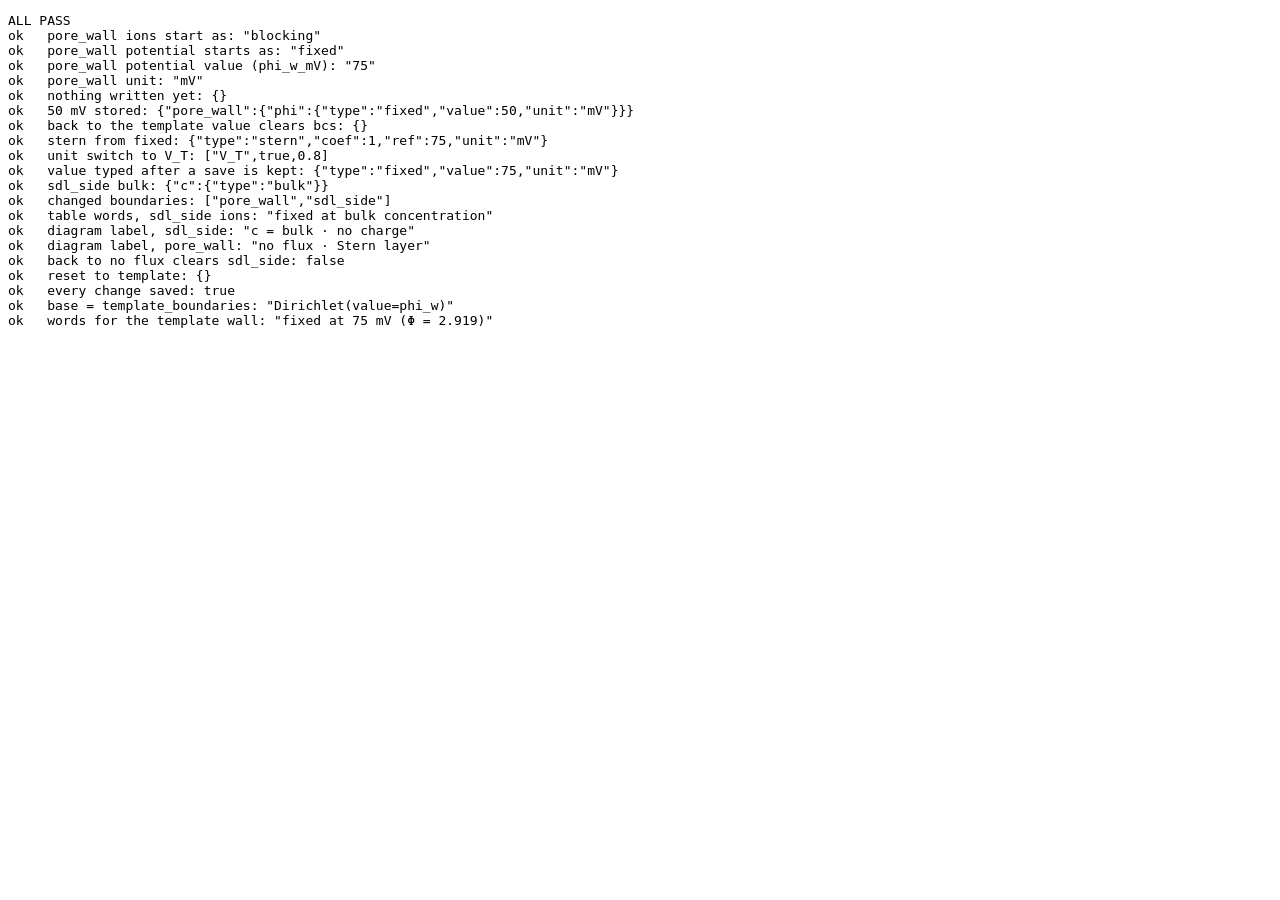
<file: app/ui/tests/bceditor_test.html>
<!doctype html><meta charset="utf-8"><body><pre id="o">running</pre><div id="root"></div>
<!-- Boundary condition editor check (bceditor.js, bdiagram.js effectiveBCs / bcWords). It edits a fake project
     through the editor's own controls and checks what lands in case.json "bcs".
     Open http://localhost:8766/tests/bceditor_test.html or: msedge --headless=new --dump-dom <url>;
     the first line says ALL PASS or FAILED n. -->
<script type="module">
import { boundaryEditor } from "../js/bceditor.js";
import { effectiveBCs, bcWords, bcShort } from "../js/bdiagram.js";

const out = []; let fails = 0;
const check = (name, got, want) => {
  const ok = JSON.stringify(got) === JSON.stringify(want);
  if (!ok) fails++;
  out.push(`${ok ? "ok  " : "FAIL"} ${name}: ${JSON.stringify(got)}${ok ? "" : ` (want ${JSON.stringify(want)})`}`);
};

// the pore template as a run reports it, with phi_w_mV = 75 mV
const template = {
  axis: {}, sdl_side: {}, sdl_face: {},
  sdl_far: { c: "Dirichlet(value=bulk)", phi: "Dirichlet(value=0.0)" },
  pore_end: { phi: "Dirichlet(value=phi_end)" },
  pore_wall: { phi: "Dirichlet(value=phi_w)" },
};
const doc = {
  kind: "case", caseName: "test", caseData: { params: {}, bcs: {} },
  summary: { model: { boundaries: template, flow: "none" }, params: { phi_w: 2.919, phi_end: 2.919 } },
};
const ctx = { params: doc.summary.params, si: true, inputs: { phi_w_mV: 75, phi_end_mV: 75, T: 298.15 } };
let saves = 0;
const app = { caseChanged: () => { saves++; }, caseOfRun: () => {} };
// app.saveCaseNow, ~0.45 s after a change: the document then holds the server's copy of case.json,
// and the page is not redrawn
const saveEcho = () => { doc.caseData = structuredClone(doc.caseData); };
const root = document.getElementById("root");
const render = (name) => {
  root.replaceChildren(boundaryEditor(app, doc, name, ctx, { base: effectiveBCs(doc).base, index: 0, onChange: () => render(name), onClose: () => {} }));
};
const set = (id, value) => { const el = document.getElementById(id); el.value = value; el.dispatchEvent(new Event("change")); };

// 1. the editor starts from the template's condition, in the unit it was entered
render("pore_wall");
check("pore_wall ions start as", document.getElementById("bce-c-type").value, "blocking");
check("pore_wall potential starts as", document.getElementById("bce-phi-type").value, "fixed");
check("pore_wall potential value (phi_w_mV)", document.getElementById("bce-phi-value").value, "75");
check("pore_wall unit", document.getElementById("bce-phi-value-unit").value, "mV");
check("nothing written yet", doc.caseData.bcs, {});

// 2. a new value is stored with its unit; back to 75 mV removes it again (same as template)
set("bce-phi-value", "50");
check("50 mV stored", doc.caseData.bcs, { pore_wall: { phi: { type: "fixed", value: 50, unit: "mV" } } });
set("bce-phi-value", "75");
check("back to the template value clears bcs", doc.caseData.bcs, {});

// 3. Stern layer keeps the potential as the metal potential; unit switch keeps the potential
set("bce-phi-type", "stern");
check("stern from fixed", doc.caseData.bcs.pore_wall.phi, { type: "stern", coef: 1, ref: 75, unit: "mV" });
set("bce-phi-coef", "0.8");
set("bce-phi-ref-unit", "V_T");
const st = doc.caseData.bcs.pore_wall.phi;
check("unit switch to V_T", [st.unit, Math.abs(st.ref - 75 / (1000 * 1.380649e-23 * 298.15 / 1.602176634e-19)) < 1e-8, st.coef], ["V_T", true, 0.8]);

// 3b. switch sdl_face to a fixed potential, the save echo arrives, then type a value (no redraw in between)
render("sdl_face");
set("bce-phi-type", "fixed");
saveEcho();
set("bce-phi-value", "75");
check("value typed after a save is kept", doc.caseData.bcs.sdl_face && doc.caseData.bcs.sdl_face.phi, { type: "fixed", value: 75, unit: "mV" });
delete doc.caseData.bcs.sdl_face;

// 4. ions: bulk on an uncharged side wall; words in the table and diagram
render("sdl_side");
set("bce-c-type", "bulk");
check("sdl_side bulk", doc.caseData.bcs.sdl_side, { c: { type: "bulk" } });
const eff = effectiveBCs(doc);
check("changed boundaries", [...eff.changed].sort(), ["pore_wall", "sdl_side"]);
check("table words, sdl_side ions", bcWords("c", eff.bcs.sdl_side.c, ctx), "fixed at bulk concentration");
check("diagram label, sdl_side", bcShort(eff.bcs.sdl_side, ctx), "c = bulk · no charge");
check("diagram label, pore_wall", bcShort(eff.bcs.pore_wall, ctx), "no flux · Stern layer");
set("bce-c-type", "blocking");
check("back to no flux clears sdl_side", "sdl_side" in doc.caseData.bcs, false);

// 5. Reset to template removes the boundary's entry
render("pore_wall");
[...root.querySelectorAll("button")].find((b) => /Reset to template/.test(b.textContent)).click();
check("reset to template", doc.caseData.bcs, {});
check("every change saved", saves > 0, true);

// 6. a later run reports template_boundaries: the overlay starts from those, not from the run's own
doc.summary.template_boundaries = template;
doc.summary.model.boundaries = Object.assign({}, template, { pore_wall: { phi: "Robin(coef=bc_pore_wall_phi_C, ref=bc_pore_wall_phi)" } });
check("base = template_boundaries", effectiveBCs(doc).bcs.pore_wall.phi, "Dirichlet(value=phi_w)");
check("words for the template wall", bcWords("phi", effectiveBCs(doc).bcs.pore_wall.phi, ctx), "fixed at 75 mV (Φ = 2.919)");

out.unshift(fails ? `FAILED ${fails}` : "ALL PASS");
document.getElementById("o").textContent = out.join("\n");
root.replaceChildren();
</script>
</file>
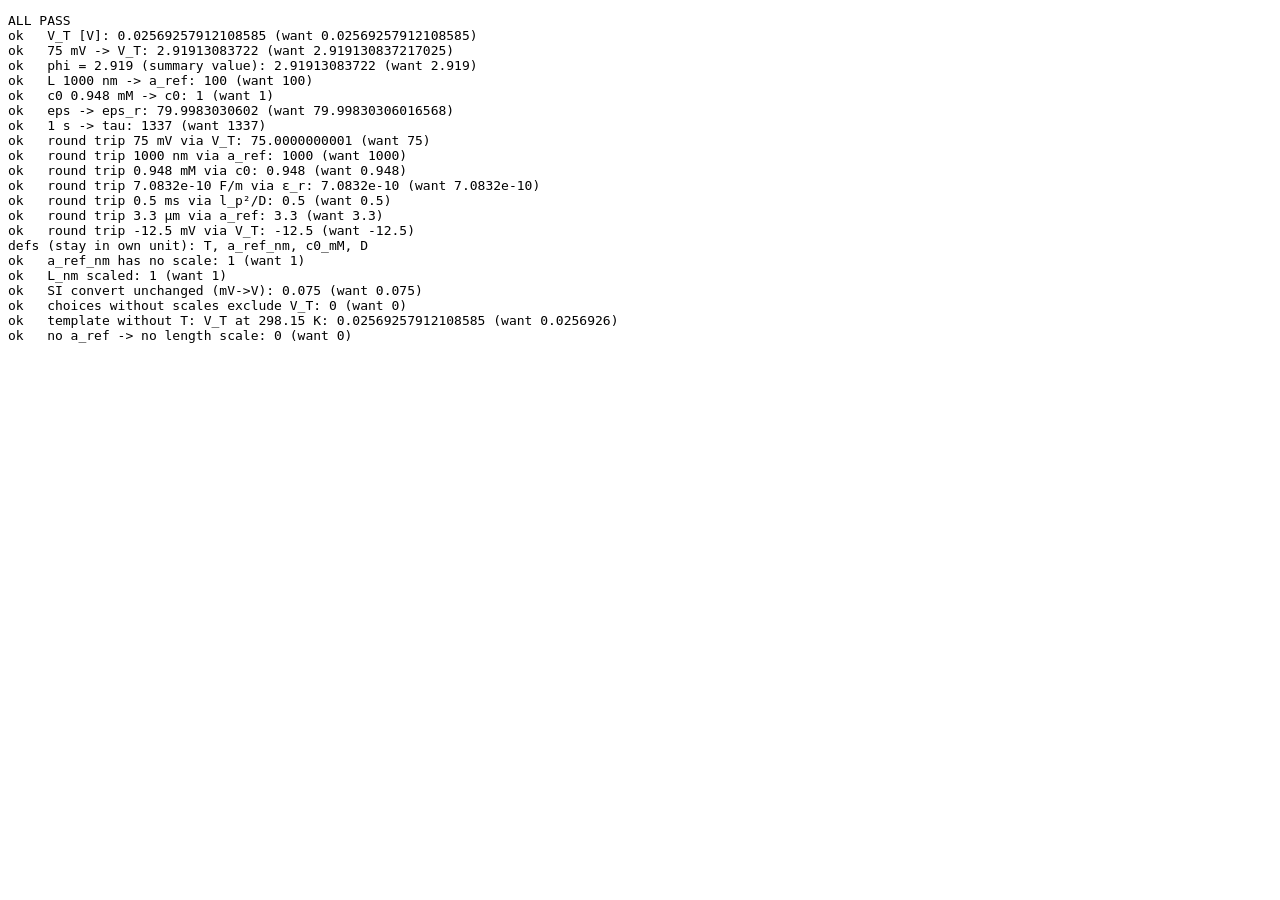
<file: app/ui/tests/units_test.html>
<!doctype html><meta charset="utf-8"><body><pre id="o">running</pre>
<!-- Unit conversion check (units.js, dimensionless display). Open http://localhost:8766/tests/units_test.html
     or: msedge --headless=new --dump-dom <url>; the first line says ALL PASS or FAILED n. -->
<script type="module">
import { scalesFor, convert, scaleOf, unitChoices } from "../js/units.js";
const rows = [
  { key: "L_nm", value: 1000, unit: "nm" }, { key: "a_ref_nm", value: 10, unit: "nm" },
  { key: "phi_w_mV", value: 75, unit: "mV" }, { key: "c0_mM", value: 0.948, unit: "mM" },
  { key: "eps", value: 7.0832e-10, unit: "F/m" }, { key: "T", value: 298.15, unit: "K" },
  { key: "D", value: 1.337e-9, unit: "m^2/s" }];
const s = scalesFor(rows);
const out = []; let fails = 0;
const near = (a, b, tol = 1e-9) => Math.abs(a - b) <= tol * Math.max(1, Math.abs(b));
const check = (name, got, want, tol) => { const ok = near(got, want, tol); if (!ok) fails++; out.push(`${ok ? "ok  " : "FAIL"} ${name}: ${got} (want ${want})`); };
check("V_T [V]", s.potential.factor, 1.380649e-23 * 298.15 / 1.602176634e-19);
check("75 mV -> V_T", convert(75, "mV", "V_T", s), 75e-3 / s.potential.factor);
check("phi = 2.919 (summary value)", convert(75, "mV", "V_T", s), 2.919, 1e-3);
check("L 1000 nm -> a_ref", convert(1000, "nm", "a_ref", s), 100);
check("c0 0.948 mM -> c0", convert(0.948, "mM", "c0", s), 1);
check("eps -> eps_r", convert(7.0832e-10, "F/m", "ε_r", s), 7.0832e-10 / 8.8541878128e-12);
check("1 s -> tau", convert(1, "s", "l_p²/D", s), 1.337e-9 / 1e-12);
for (const [v, u, d] of [[75, "mV", "V_T"], [1000, "nm", "a_ref"], [0.948, "mM", "c0"], [7.0832e-10, "F/m", "ε_r"], [0.5, "ms", "l_p²/D"], [3.3, "µm", "a_ref"], [-12.5, "mV", "V_T"]])
  check(`round trip ${v} ${u} via ${d}`, convert(convert(v, u, d, s), d, u, s), v, 1e-11);
out.push(`defs (stay in own unit): ${[...s.defs].join(", ")}`);
check("a_ref_nm has no scale", scaleOf("a_ref_nm", "nm", s) === null ? 1 : 0, 1);
check("L_nm scaled", scaleOf("L_nm", "nm", s) ? 1 : 0, 1);
check("SI convert unchanged (mV->V)", convert(75, "mV", "V"), 0.075);
check("choices without scales exclude V_T", unitChoices("mV").includes("V_T") ? 1 : 0, 0);
const tmpl = scalesFor([{ key: "zeta_mV", value: 25, unit: "mV" }]);
check("template without T: V_T at 298.15 K", tmpl.potential.factor, 0.0256926, 1e-5);
check("no a_ref -> no length scale", tmpl.length ? 1 : 0, 0);
out.unshift(fails ? `FAILED ${fails}` : "ALL PASS");
document.getElementById("o").textContent = out.join("\n");
</script>
</file>
